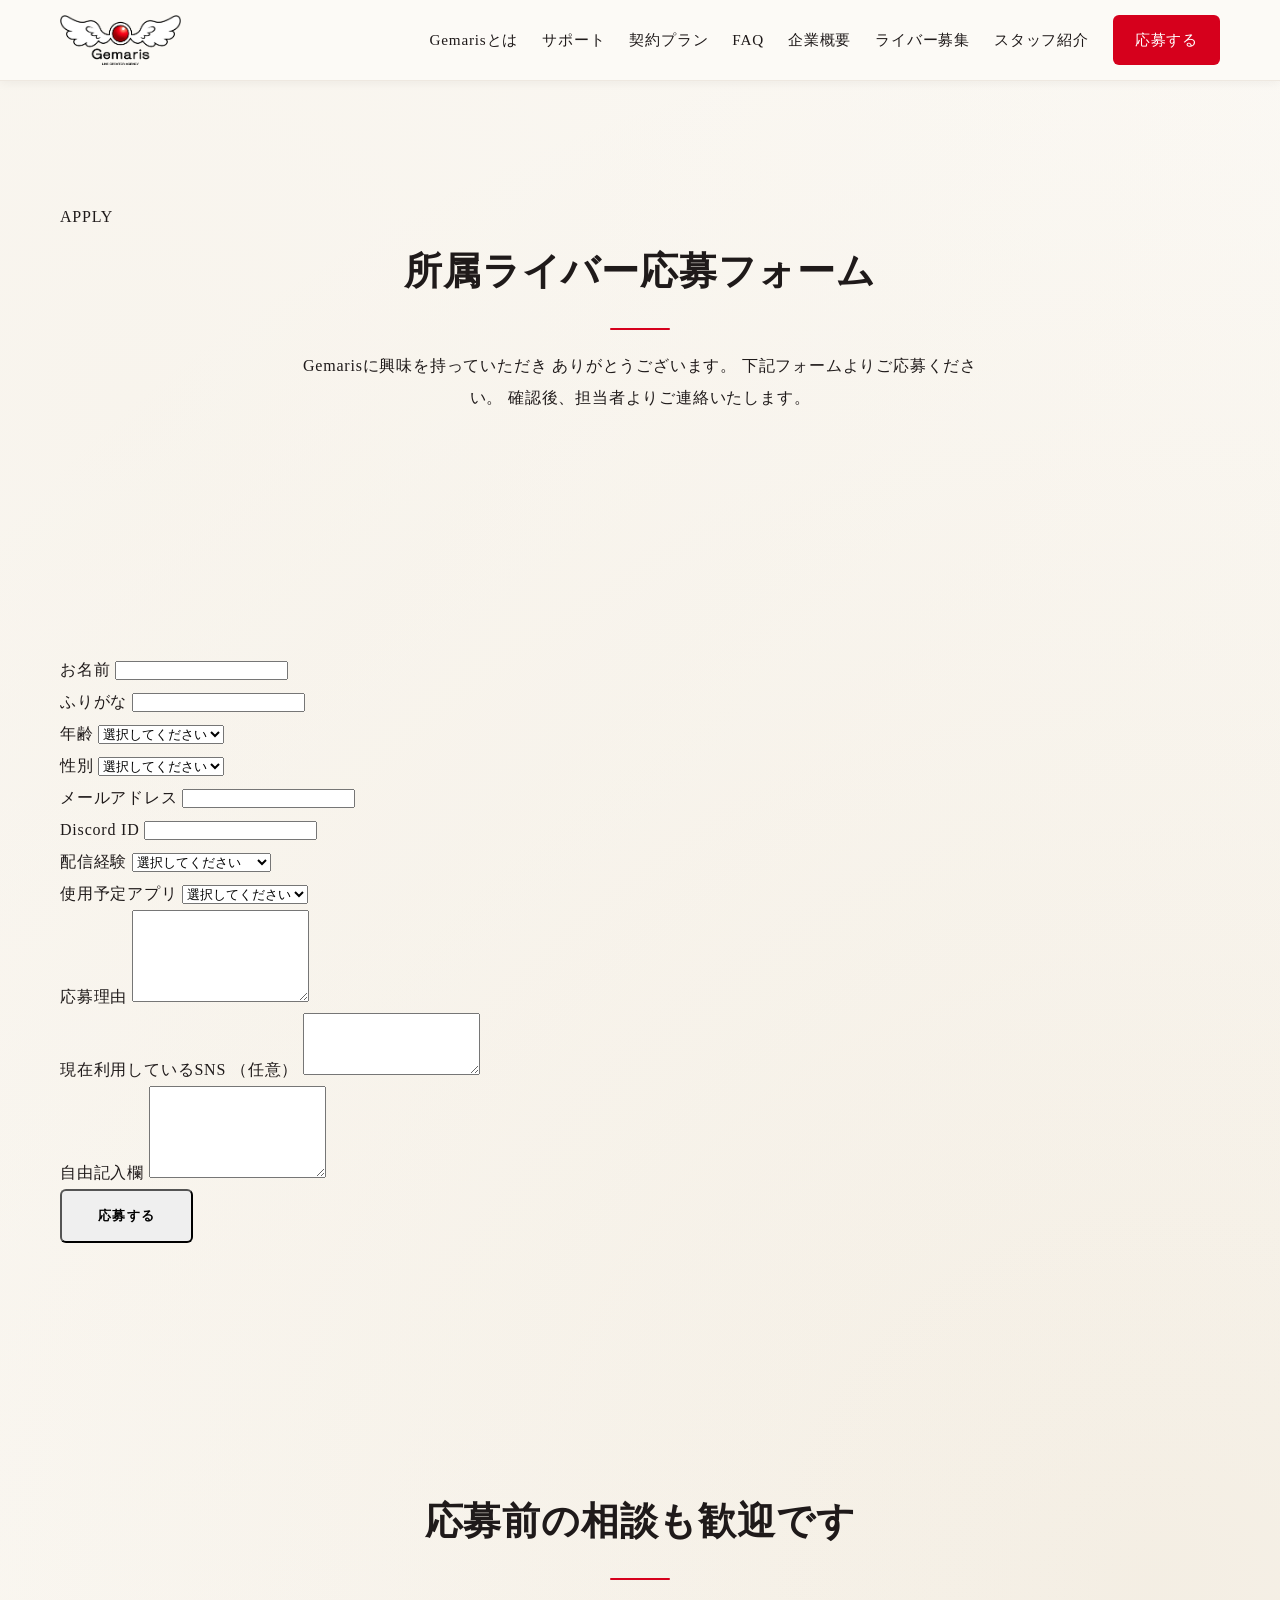
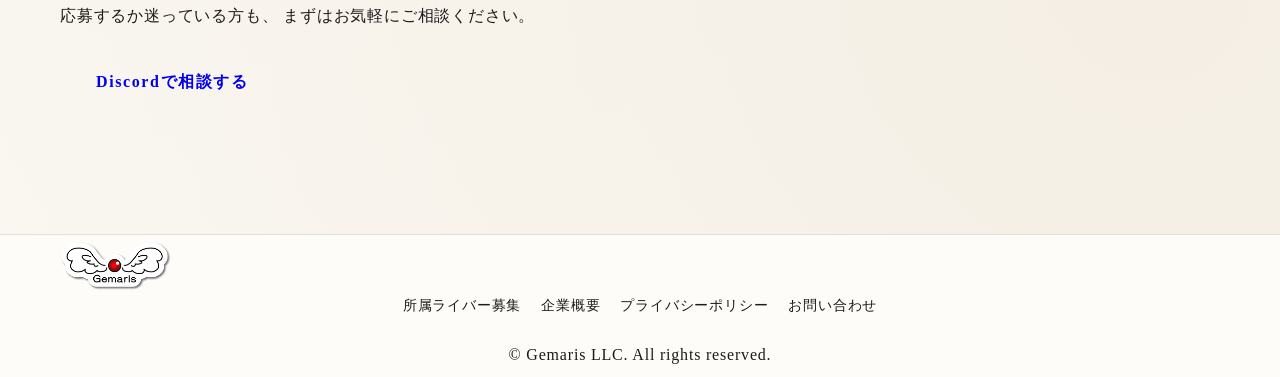
<file: apply.html>
<!DOCTYPE html>
<html lang="ja">

<head>

<meta charset="UTF-8">
<meta name="viewport" content="width=device-width, initial-scale=1.0">

<title>応募フォーム｜Gemaris</title>

<meta name="description"
content="Gemaris所属ライバー応募フォーム">

<link rel="stylesheet"
href="css/style.css">

</head>

<body>
<!-- =========================
HEADER
========================= -->
<header class="header">
    <div class="container header-inner">
        <a href="index.html">
            <img src="images/image(24).png" alt="Gemaris" class="logo">
        </a>

        <!-- ハンバーガーボタン -->
        <button class="hamburger" id="js-hamburger">
            <span></span><span></span><span></span>
        </button>

        <!-- ナビゲーション本体 -->
        <nav class="nav-menu" id="js-nav-menu">
            <a href="#about">Gemarisとは</a>
            <a href="#support">サポート</a>
            <a href="#plans">契約プラン</a>
            <a href="#faq">FAQ</a>
            <a href="company.html">企業概要</a>
            <a href="recruit.html">ライバー募集</a>
            <a href="staff.html">スタッフ紹介</a>
            <a href="apply.html" class="apply-btn">応募する</a>
        </nav>
    </div>
</header>
<section class="page-hero section">

<div class="container">

<div class="section-title">

<span>APPLY</span>

<h2>

所属ライバー応募フォーム

</h2>

</div>

<p style="text-align:center; max-width:700px; margin:0 auto;">

Gemarisに興味を持っていただき
ありがとうございます。

下記フォームよりご応募ください。

確認後、担当者よりご連絡いたします。

</p>

</div>

</section>

<section class="section">

<div class="container">

<form
action="thanks.html"
method="post"
class="apply-form">

<div class="form-group">

<label>

お名前

</label>

<input
type="text"
name="name"
required>

</div>

<div class="form-group">

<label>

ふりがな

</label>

<input
type="text"
name="kana">

</div>

<div class="form-group">

<label>

年齢

</label>

<select
name="age"
required>

<option value="">

選択してください

</option>

<option>18歳未満</option>
<option>18〜22歳</option>
<option>23〜29歳</option>
<option>30〜39歳</option>
<option>40歳以上</option>

</select>

</div>

<div class="form-group">

<label>

性別

</label>

<select name="gender">

<option value="">

選択してください

</option>

<option>女性</option>
<option>男性</option>
<option>その他</option>
<option>回答しない</option>

</select>

</div>

<div class="form-group">

<label>

メールアドレス

</label>

<input
type="email"
name="email"
required>

</div>

<div class="form-group">

<label>

Discord ID

</label>

<input
type="text"
name="discord">

</div>
<div class="form-group">

<label>

配信経験

</label>

<select
name="experience"
required>

<option value="">

選択してください

</option>

<option>

未経験

</option>

<option>

少しだけある

</option>

<option>

現在活動中

</option>

<option>

過去に活動していた

</option>

</select>

</div>

<div class="form-group">

<label>

使用予定アプリ

</label>

<select
name="platform">

<option value="">

選択してください

</option>

<option>IRIAM</option>
<option>REALITY</option>
<option>Pococha</option>
<option>17LIVE</option>
<option>TikTok LIVE</option>
<option>未定</option>

</select>

</div>

<div class="form-group">

<label>

応募理由

</label>

<textarea
name="reason"
rows="6"
required></textarea>

</div>

<div class="form-group">

<label>

現在利用しているSNS
（任意）

</label>

<textarea
name="sns"
rows="4"></textarea>

</div>

<div class="form-group">

<label>

自由記入欄

</label>

<textarea
name="message"
rows="6"></textarea>

</div>

<button
type="submit"
class="button btn-red full-btn">

応募する

</button>

</form>

</div>

</section>

<section class="section">

<div class="container">

<div class="contact-discord">

<h2>

応募前の相談も歓迎です

</h2>

<p>

応募するか迷っている方も、
まずはお気軽にご相談ください。

</p>

<a
href="https://discord.gg/xxxxx"
target="_blank"
class="button btn-discord">

Discordで相談する

</a>

</div>

</div>

</section>

<footer class="footer">

<div class="container footer-inner">

<div>

<img
src="images/logo.png"
alt="Gemaris"
class="logo">

</div>

<div class="footer-links">

<a href="recruit.html">

所属ライバー募集

</a>

<a href="company.html">

企業概要

</a>

<a href="privacy.html">

プライバシーポリシー

</a>

<a href="contact.html">

お問い合わせ

</a>

</div>

</div>

<div class="container">

<div class="footer-bottom">

© Gemaris LLC. All rights reserved.

</div>

</div>

</footer>
<script>
    const hamburger = document.getElementById('js-hamburger');
    const navMenu = document.getElementById('js-nav-menu');

    // ハンバーガーボタンのクリックイベント
    hamburger.addEventListener('click', () => {
        navMenu.classList.toggle('is-active');
    });

    // 💡 別のページから「戻る」で戻ってきたときに状態を完全リセットする魔法の処理
    window.addEventListener('pageshow', (event) => {
        // キャッシュから読み込まれた場合（戻るボタンなど）でも強制リセット
        if (navMenu) {
            navMenu.classList.remove('is-active');
        }
    });

    // リンクをクリックしてメニューが閉じないバグもついでに予防（念のため）
    const navLinks = navMenu.querySelectorAll('a');
    navLinks.forEach(link => {
        link.addEventListener('click', () => {
            navMenu.classList.remove('is-active');
        });
    });
</script>
</body>

</html>
</file>
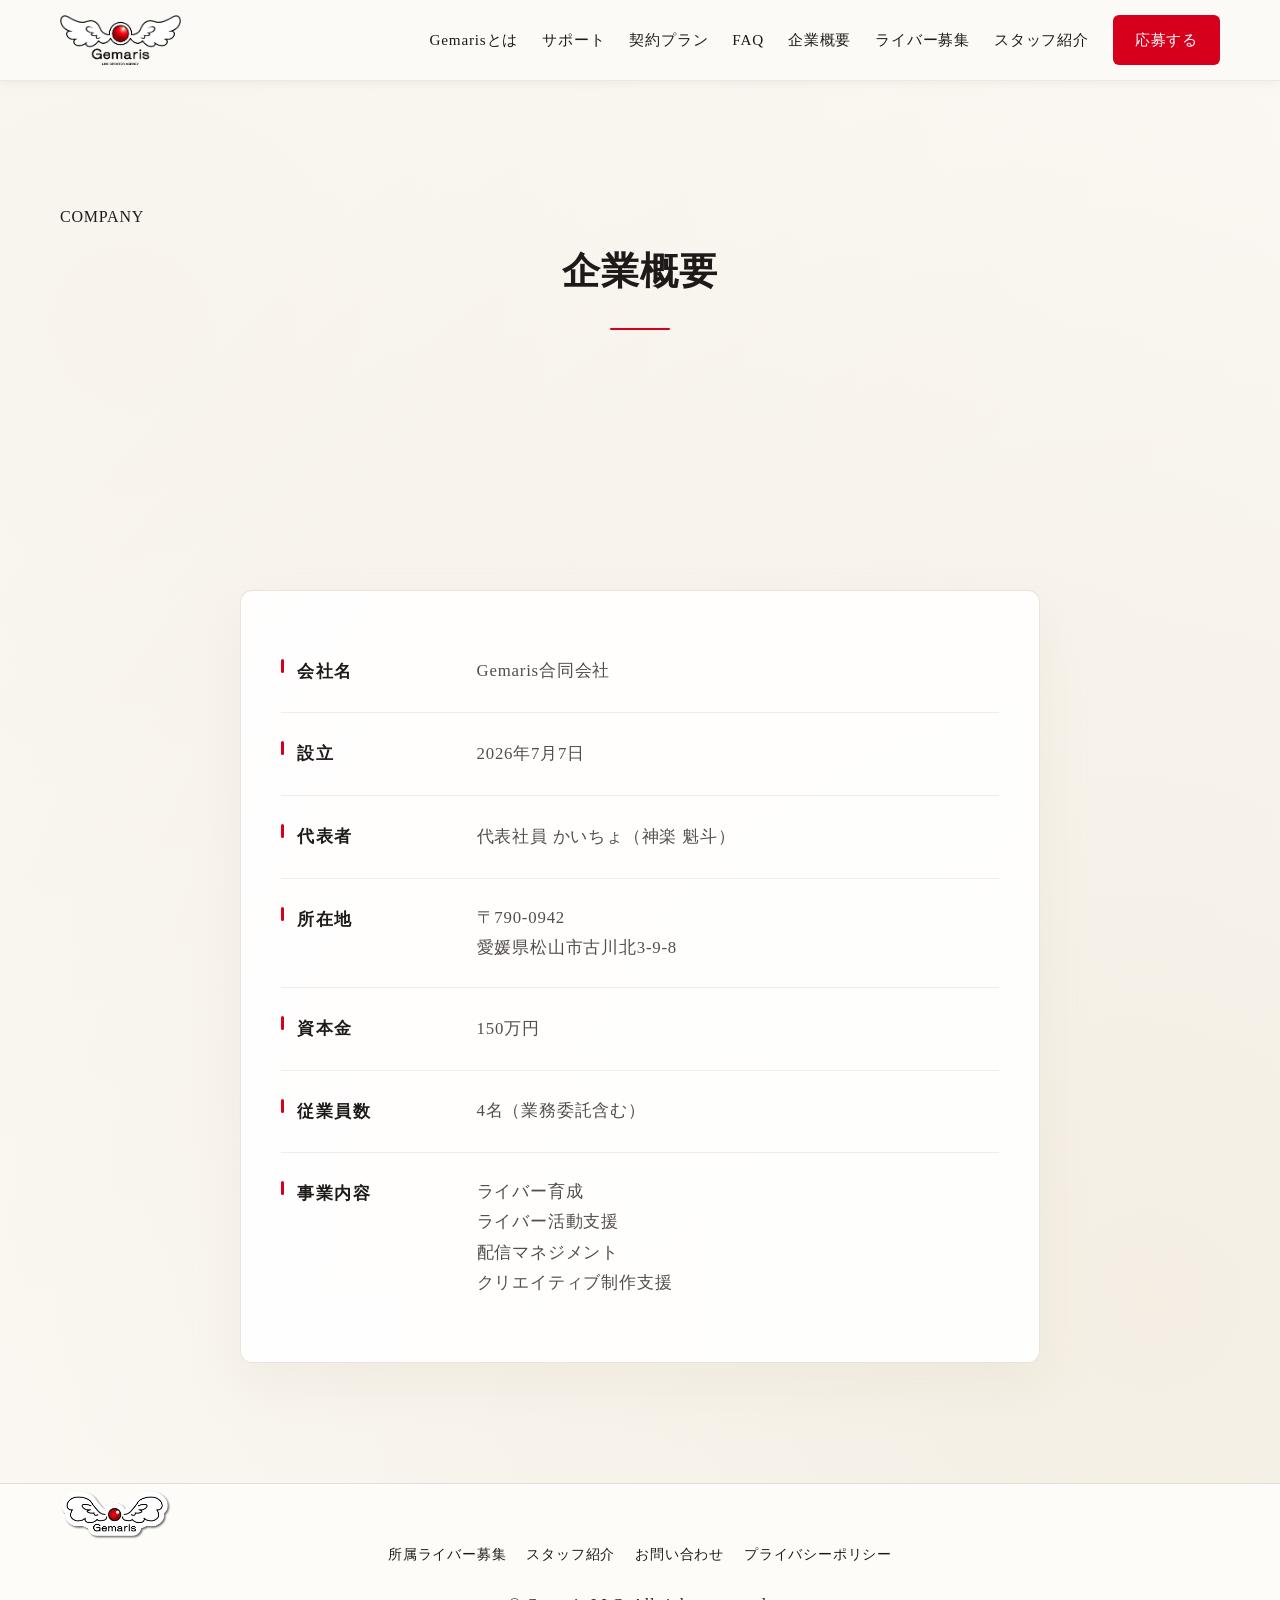
<file: company.html>
<!DOCTYPE html>
<html lang="ja">
<head>
    <meta charset="UTF-8">
    <meta name="viewport" content="width=device-width, initial-scale=1.0">
    <title>企業概要｜Gemaris</title>
    <meta name="description" content="Gemaris合同会社の企業概要">
    
    <!-- 共通スタイル -->
    <link rel="stylesheet" href="css/style.css">
    <!-- 企業概要専用スタイル -->
    <link rel="stylesheet" href="css/company.css">
</head>
<body>

<!-- =========================
HEADER
========================= -->
<header class="header">
    <div class="container header-inner">
        <a href="index.html">
            <img src="images/image(24).png" alt="Gemaris" class="logo">
        </a>

        <!-- ハンバーガーボタン -->
        <button class="hamburger" id="js-hamburger">
            <span></span><span></span><span></span>
        </button>

        <!-- ナビゲーション本体 -->
        <nav class="nav-menu" id="js-nav-menu">
            <a href="index.html#about">Gemarisとは</a>
            <a href="index.html#support">サポート</a>
            <a href="index.html#plans">契約プラン</a>
            <a href="index.html#faq">FAQ</a>
            <a href="company.html">企業概要</a>
            <a href="recruit.html">ライバー募集</a>
            <a href="staff.html">スタッフ紹介</a>
            <a href="apply.html" class="apply-btn">応募する</a>
        </nav>
    </div>
</header>

<!-- =========================
HERO SECTION
========================= -->
<section class="page-hero section">
    <div class="container">
        <div class="section-title">
            <span>COMPANY</span>
            <h2>企業概要</h2>
        </div>
    </div>
</section>

<!-- =========================
COMPANY DETAILS
========================= -->
<section class="section">
    <div class="container">
        <!-- 💡 ここの閉じタグや階層構造を完全にクリーンに修復！ -->
        <div class="company-card">
            <table class="company-table">
                <tr>
                    <th>会社名</th>
                    <td>Gemaris合同会社</td>
                </tr>
                <tr>
                    <th>設立</th>
                    <td>2026年7月7日</td>
                </tr>
                <tr>
                    <th>代表者</th>
                    <td>代表社員 かいちょ（神楽 魁斗）</td>
                </tr>
                <tr>
                    <th>所在地</th>
                    <td>〒790-0942<br>愛媛県松山市古川北3-9-8</td>
                </tr>
                <tr>
                    <th>資本金</th>
                    <td>150万円</td>
                </tr>
                <tr>
                    <th>従業員数</th>
                    <td>4名（業務委託含む）</td>
                </tr>
                <tr>
                    <th>事業内容</th>
                    <td>
                        ライバー育成<br>
                        ライバー活動支援<br>
                        配信マネジメント<br>
                        クリエイティブ制作支援
                    </td>
                </tr>
            </table>
        </div><!-- /.company-card -->
    </div><!-- /.container -->
</section>

<!-- =========================
FOOTER
========================= -->
<footer class="footer">
    <div class="container footer-inner">
        <div>
            <img src="images/logo.png" alt="Gemaris" class="logo">
        </div>
        <div class="footer-links">
            <a href="recruit.html">所属ライバー募集</a>
            <a href="staff.html">スタッフ紹介</a>
            <a href="contact.html">お問い合わせ</a>
            <a href="privacy.html">プライバシーポリシー</a>
        </div>
    </div>
    <div class="container">
        <div class="footer-bottom">
            © Gemaris LLC. All rights reserved.
        </div>
    </div>
</footer>

<!-- =========================
JAVASCRIPT
========================= -->
<script>
    const hamburger = document.getElementById('js-hamburger');
    const navMenu = document.getElementById('js-nav-menu');

    // ハンバーガーボタンのクリックイベント
    hamburger.addEventListener('click', () => {
        navMenu.classList.toggle('is-active');
    });

    // 別のページから「戻る」で戻ってきたときに状態を完全リセット
    window.addEventListener('pageshow', (event) => {
        if (navMenu) {
            navMenu.classList.remove('is-active');
        }
    });

    // リンクをクリックしてメニューが閉じないバグも予防
    const navLinks = navMenu.querySelectorAll('a');
    navLinks.forEach(link => {
        link.addEventListener('click', () => {
            navMenu.classList.remove('is-active');
        });
    });
</script>
</body>
</html>
</file>
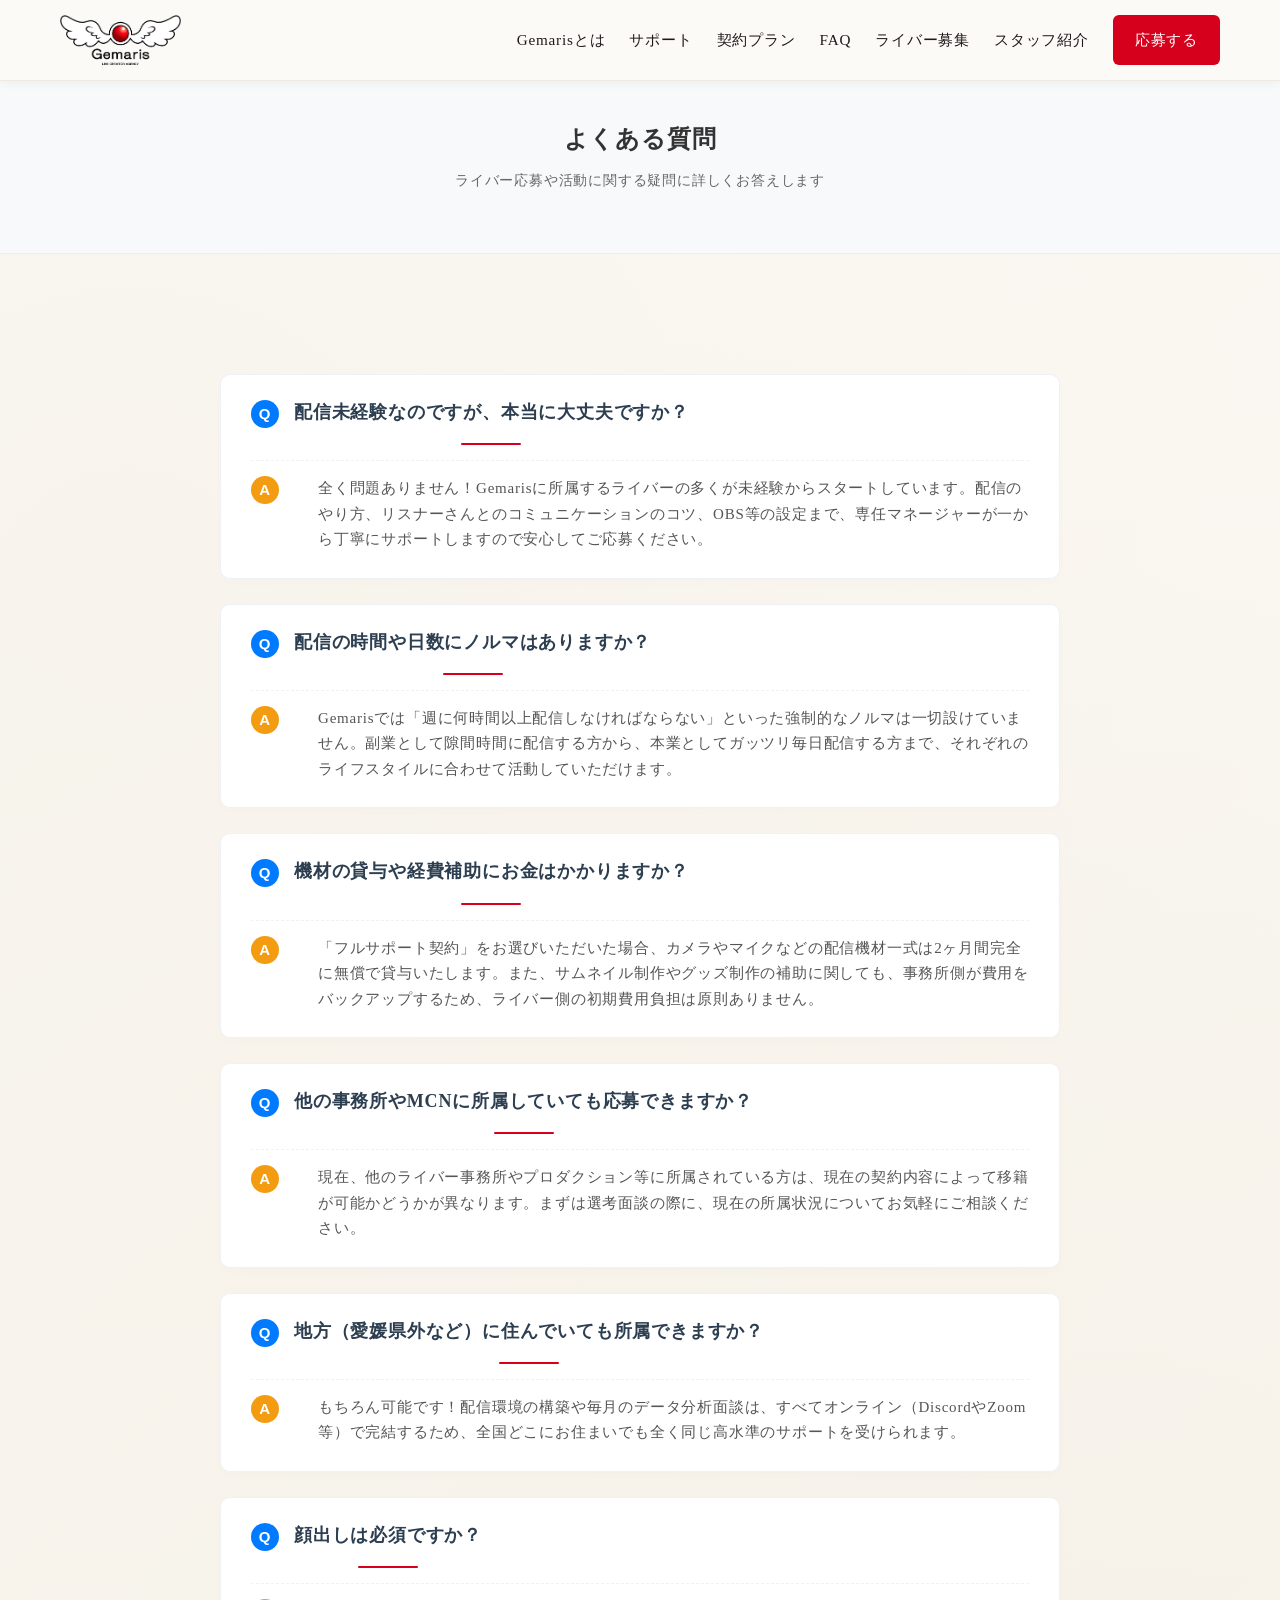
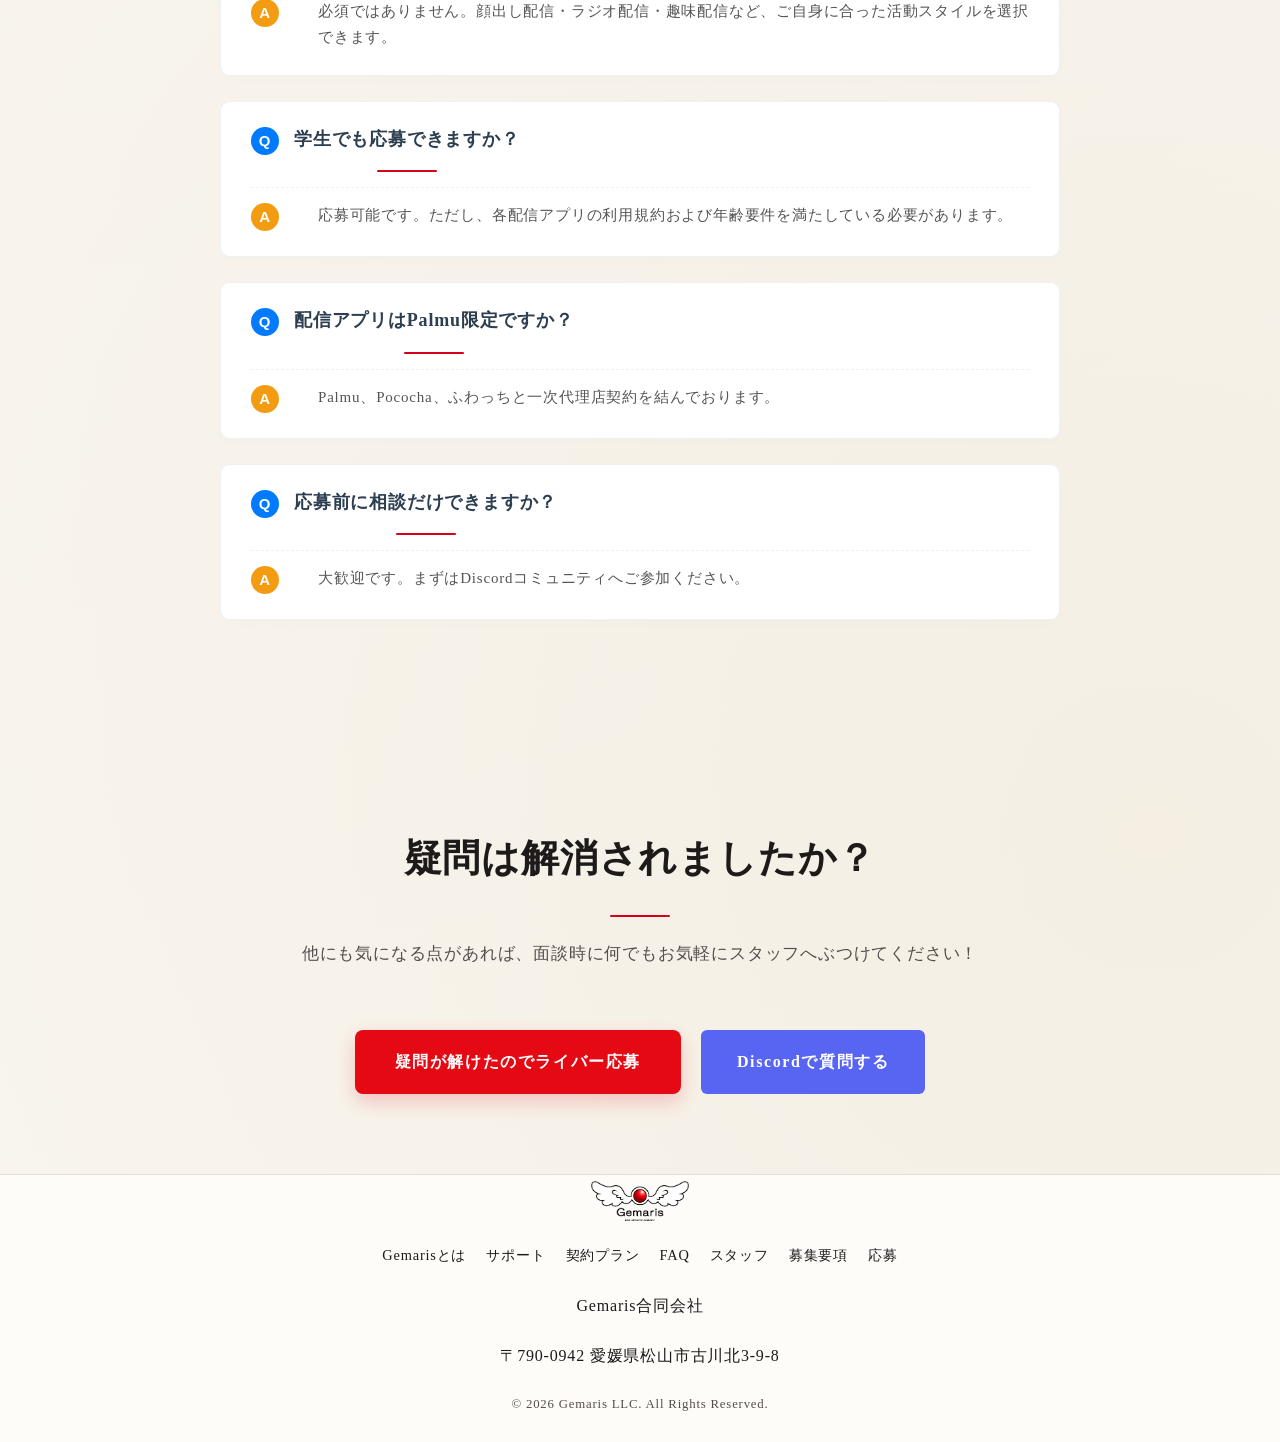
<file: faq.html>
<!DOCTYPE html>
<html lang="ja">
<head>
  <meta charset="UTF-8">
  <meta name="viewport" content="width=device-width, initial-scale=1.0">
  <title>よくある質問（FAQ）｜Gemaris</title>
  <meta name="description" content="Gemaris（ジェマリス）に寄せられるライバー活動に関するよくある質問。未経験者の応募、配信時間、ノルマ、機材貸与、費用についてお答えします。">
  <link rel="stylesheet" href="css/style.css">
  <link rel="stylesheet" href="css/faq.css">
</head>
<body>

<header class="header">
  <div class="container header-inner">
    <a href="index.html">
      <img src="images/image(24).png" alt="Gemaris" class="logo">
    </a>

    <button class="hamburger" id="js-hamburger">
      <span></span><span></span><span></span>
    </button>

    <nav class="nav-menu" id="js-nav-menu">
      <a href="index.html#about">Gemarisとは</a>
      <a href="support.html">サポート</a>
      <a href="plan.html">契約プラン</a>
      <a href="faq.html" class="active">FAQ</a>
      <a href="recruit.html">ライバー募集</a>
      <a href="staff.html">スタッフ紹介</a>
      <a href="apply.html" class="apply-btn">応募する</a>
    </nav>
  </div>
</header>

<section class="page-header">
  <div class="container">
    <h1>よくある質問</h1>
    <p>ライバー応募や活動に関する疑問に詳しくお答えします</p>
  </div>
</section>

<section class="section faq-section">
  <div class="container">
    <div class="faq-list">

      <div class="faq-item">
        <div class="faq-question">
          <span class="faq-q-badge">Q</span>
          <h2>配信未経験なのですが、本当に大丈夫ですか？</h2>
        </div>
        <div class="faq-answer">
          <span class="faq-a-badge">A</span>
          <p>
            全く問題ありません！Gemarisに所属するライバーの多くが未経験からスタートしています。配信のやり方、リスナーさんとのコミュニケーションのコツ、OBS等の設定まで、専任マネージャーが一から丁寧にサポートしますので安心してご応募ください。
          </p>
        </div>
      </div>

      <div class="faq-item">
        <div class="faq-question">
          <span class="faq-q-badge">Q</span>
          <h2>配信の時間や日数にノルマはありますか？</h2>
        </div>
        <div class="faq-answer">
          <span class="faq-a-badge">A</span>
          <p>
            Gemarisでは「週に何時間以上配信しなければならない」といった強制的なノルマは一切設けていません。副業として隙間時間に配信する方から、本業としてガッツリ毎日配信する方まで、それぞれのライフスタイルに合わせて活動していただけます。
          </p>
        </div>
      </div>

      <div class="faq-item">
        <div class="faq-question">
          <span class="faq-q-badge">Q</span>
          <h2>機材の貸与や経費補助にお金はかかりますか？</h2>
        </div>
        <div class="faq-answer">
          <span class="faq-a-badge">A</span>
          <p>
            「フルサポート契約」をお選びいただいた場合、カメラやマイクなどの配信機材一式は2ヶ月間完全に無償で貸与いたします。また、サムネイル制作やグッズ制作の補助に関しても、事務所側が費用をバックアップするため、ライバー側の初期費用負担は原則ありません。
          </p>
        </div>
      </div>

      <div class="faq-item">
        <div class="faq-question">
          <span class="faq-q-badge">Q</span>
          <h2>他の事務所やMCNに所属していても応募できますか？</h2>
        </div>
        <div class="faq-answer">
          <span class="faq-a-badge">A</span>
          <p>
            現在、他のライバー事務所やプロダクション等に所属されている方は、現在の契約内容によって移籍が可能かどうかが異なります。まずは選考面談の際に、現在の所属状況についてお気軽にご相談ください。
          </p>
        </div>
      </div>

      <div class="faq-item">
        <div class="faq-question">
          <span class="faq-q-badge">Q</span>
          <h2>地方（愛媛県外など）に住んでいても所属できますか？</h2>
        </div>
        <div class="faq-answer">
          <span class="faq-a-badge">A</span>
          <p>
            もちろん可能です！配信環境の構築や毎月のデータ分析面談は、すべてオンライン（DiscordやZoom等）で完結するため、全国どこにお住まいでも全く同じ高水準のサポートを受けられます。
          </p>
        </div>
      </div>

      <div class="faq-item">
        <div class="faq-question">
          <span class="faq-q-badge">Q</span>
          <h2>顔出しは必須ですか？</h2>
        </div>
        <div class="faq-answer">
          <span class="faq-a-badge">A</span>
          <p>
            必須ではありません。顔出し配信・ラジオ配信・趣味配信など、ご自身に合った活動スタイルを選択できます。
          </p>
        </div>
      </div>

      <div class="faq-item">
        <div class="faq-question">
          <span class="faq-q-badge">Q</span>
          <h2>学生でも応募できますか？</h2>
        </div>
        <div class="faq-answer">
          <span class="faq-a-badge">A</span>
          <p>
            応募可能です。ただし、各配信アプリの利用規約および年齢要件を満たしている必要があります。
          </p>
        </div>
      </div>

      <div class="faq-item">
        <div class="faq-question">
          <span class="faq-q-badge">Q</span>
          <h2>配信アプリはPalmu限定ですか？</h2>
        </div>
        <div class="faq-answer">
          <span class="faq-a-badge">A</span>
          <p>
            Palmu、Pococha、ふわっちと一次代理店契約を結んでおります。
          </p>
        </div>
      </div>

      <div class="faq-item">
        <div class="faq-question">
          <span class="faq-q-badge">Q</span>
          <h2>応募前に相談だけできますか？</h2>
        </div>
        <div class="faq-answer">
          <span class="faq-a-badge">A</span>
          <p>
            大歓迎です。まずはDiscordコミュニティへご参加ください。
          </p>
        </div>
      </div>

    </div>
  </div>
</section>

<section class="cta-section section">
  <div class="container">
    <h2>疑問は解消されましたか？</h2>
    <p class="section-lead">他にも気になる点があれば、面談時に何でもお気軽にスタッフへぶつけてください！</p>
    <div class="cta-buttons">
      <a href="apply.html" class="button apply-button">疑問が解けたのでライバー応募</a>
      <a href="https://discord.gg/XXXXXXXX" target="_blank" class="button discord-button">Discordで質問する</a>
    </div>
  </div>
</section>

<footer class="footer">
  <div class="container">
    <div class="footer-logo">
      <img src="images/image(24).png" alt="Gemaris">
    </div>
    <div class="footer-links">
      <a href="index.html#about">Gemarisとは</a>
      <a href="support.html">サポート</a>
      <a href="plan.html">契約プラン</a>
      <a href="faq.html">FAQ</a>
      <a href="staff.html">スタッフ</a>
      <a href="recruit.html">募集要項</a>
      <a href="apply.html">応募</a>
    </div>
    <p>Gemaris合同会社</p>
    <p>〒790-0942 愛媛県松山市古川北3-9-8</p>
    <p class="copyright">© 2026 Gemaris LLC. All Rights Reserved.</p>
  </div>
</footer>

<script>
  const hamburger = document.getElementById('js-hamburger');
  const navMenu = document.getElementById('js-nav-menu');

  hamburger.addEventListener('click', () => {
      hamburger.classList.toggle('is-active');
      navMenu.classList.toggle('is-active');
  });

  window.addEventListener('pageshow', () => {
      if (navMenu) navMenu.classList.remove('is-active');
      if (hamburger) hamburger.classList.remove('is-active');
  });

  const navLinks = navMenu.querySelectorAll('a');
  navLinks.forEach(link => {
      link.addEventListener('click', () => {
          navMenu.classList.remove('is-active');
          hamburger.classList.remove('is-active');
      });
  });
</script>
</body>
</html>
</file>
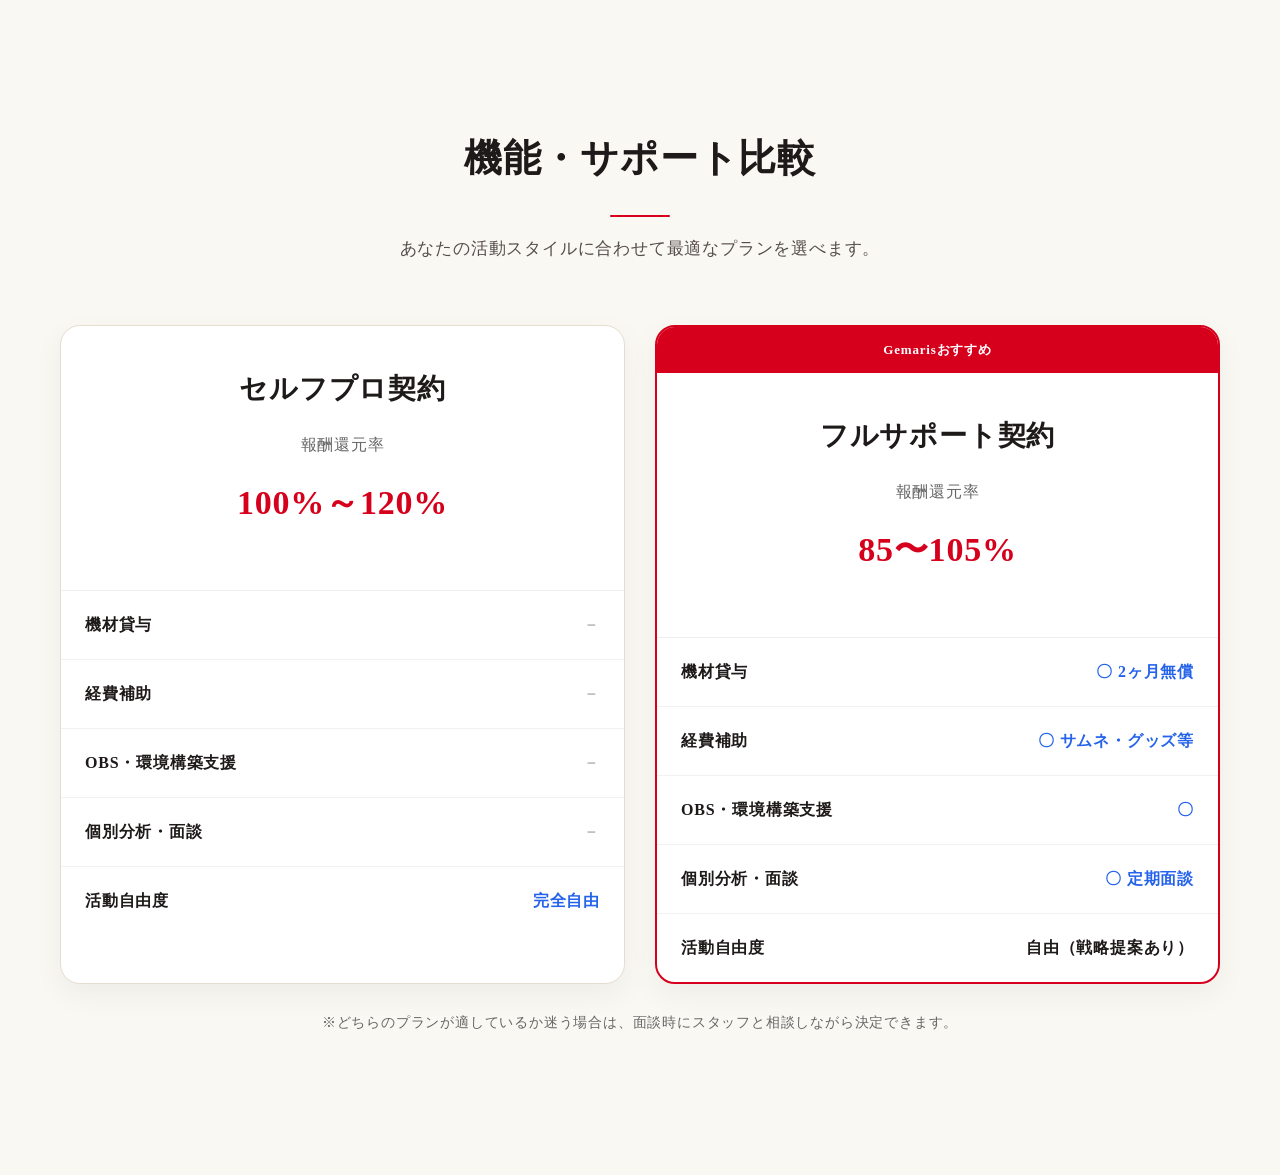
<file: plan.html>
<!DOCTYPE html>
<html lang="ja">
<head>
  <meta charset="UTF-8">
  <meta name="viewport" content="width=device-width, initial-scale=1.0">
  <title>機能・サポート比較 | Gemaris</title>

  <!-- 💡 ここにCSSを読み込むコードが入っています（style.cssが先、plan.cssが後） -->
  <link rel="stylesheet" href="css/style.css">
  <link rel="stylesheet" href="css/plan.css">
</head>
<body>

  <!-- 💡 ここからプラン比較の画面が表示されます -->
  <section class="section plan-comparison-section">
    <div class="container">

      <h2 class="comparison-title">機能・サポート比較</h2>

      <p class="section-lead">
        あなたの活動スタイルに合わせて最適なプランを選べます。
      </p>

      <div class="comparison-cards">

        <!-- セルフプロ -->
        <div class="compare-card">
          <div class="compare-head">
            <h3>セルフプロ契約</h3>
            <p class="compare-rate">
              報酬還元率
              <span>100%～120%</span>
            </p>
          </div>

          <ul class="compare-list">
            <li>
              <span>機材貸与</span>
              <strong class="ng">－</strong>
            </li>
            <li>
              <span>経費補助</span>
              <strong class="ng">－</strong>
            </li>
            <li>
              <span>OBS・環境構築支援</span>
              <strong class="ng">－</strong>
            </li>
            <li>
              <span>個別分析・面談</span>
              <strong class="ng">－</strong>
            </li>
            <li>
              <span>活動自由度</span>
              <strong class="ok">完全自由</strong>
            </li>
          </ul>
        </div>

        <!-- フルサポート -->
        <div class="compare-card featured">
          <div class="featured-label">
            Gemarisおすすめ
          </div>

          <div class="compare-head">
            <h3>フルサポート契約</h3>
            <p class="compare-rate">
              報酬還元率
              <span>85〜105%</span>
            </p>
          </div>

          <ul class="compare-list">
            <li>
              <span>機材貸与</span>
              <strong class="ok">〇 2ヶ月無償</strong>
            </li>
            <li>
              <span>経費補助</span>
              <strong class="ok">〇 サムネ・グッズ等</strong>
            </li>
            <li>
              <span>OBS・環境構築支援</span>
              <strong class="ok">〇</strong>
            </li>
            <li>
              <span>個別分析・面談</span>
              <strong class="ok">〇 定期面談</strong>
            </li>
            <li>
              <span>活動自由度</span>
              <strong>自由（戦略提案あり）</strong>
            </li>
          </ul>
        </div>

      </div>

      <p class="comparison-note">
        ※どちらのプランが適しているか迷う場合は、面談時にスタッフと相談しながら決定できます。
      </p>

    </div>
  </section>

</body>
</html>
</file>
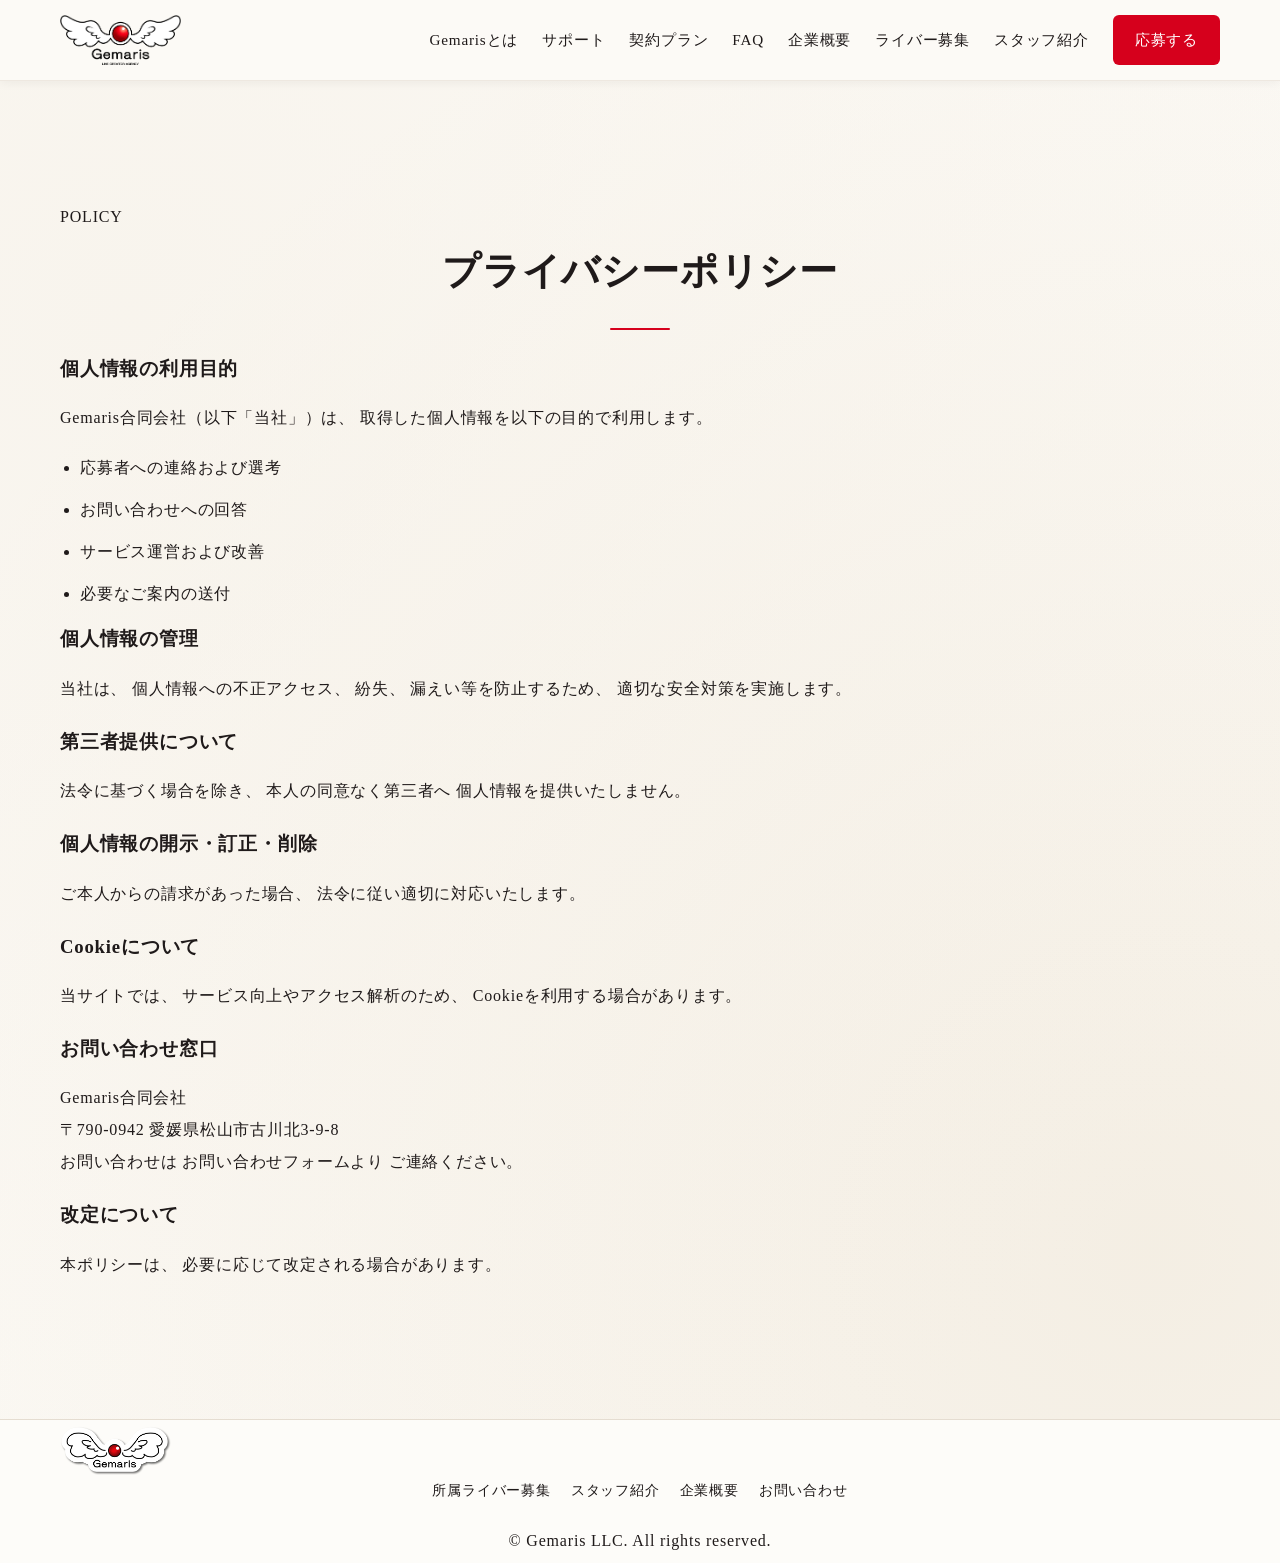
<file: privacy.html>
<!DOCTYPE html>
<html lang="ja">

<head>

<meta charset="UTF-8">
<meta name="viewport"
content="width=device-width, initial-scale=1.0">

<title>

プライバシーポリシー｜Gemaris

</title>

<meta name="description"
content="Gemaris合同会社のプライバシーポリシー">

<link rel="stylesheet"
href="css/style.css">

</head>

<body>

<!-- =========================
HEADER
========================= -->
<header class="header">
    <div class="container header-inner">
        <a href="index.html">
            <img src="images/image(24).png" alt="Gemaris" class="logo">
        </a>

        <!-- ハンバーガーボタン -->
        <button class="hamburger" id="js-hamburger">
            <span></span><span></span><span></span>
        </button>

        <!-- ナビゲーション本体 -->
        <nav class="nav-menu" id="js-nav-menu">
            <a href="#about">Gemarisとは</a>
            <a href="#support">サポート</a>
            <a href="#plans">契約プラン</a>
            <a href="#faq">FAQ</a>
            <a href="company.html">企業概要</a>
            <a href="recruit.html">ライバー募集</a>
            <a href="staff.html">スタッフ紹介</a>
            <a href="apply.html" class="apply-btn">応募する</a>
        </nav>
    </div>
</header>

<section class="page-hero section">

<div class="container">

<div class="section-title">

<span>

POLICY

</span>

<h2>

プライバシーポリシー

</h2>

</div>

<div class="policy-card">

<h3>

個人情報の利用目的

</h3>

<p>

Gemaris合同会社（以下「当社」）は、
取得した個人情報を以下の目的で利用します。

</p>

<ul>

<li>応募者への連絡および選考</li>

<li>お問い合わせへの回答</li>

<li>サービス運営および改善</li>

<li>必要なご案内の送付</li>

</ul>

<h3>

個人情報の管理

</h3>

<p>

当社は、
個人情報への不正アクセス、
紛失、
漏えい等を防止するため、
適切な安全対策を実施します。

</p>

<h3>

第三者提供について

</h3>

<p>

法令に基づく場合を除き、
本人の同意なく第三者へ
個人情報を提供いたしません。

</p>
<h3>

個人情報の開示・訂正・削除

</h3>

<p>

ご本人からの請求があった場合、
法令に従い適切に対応いたします。

</p>

<h3>

Cookieについて

</h3>

<p>

当サイトでは、
サービス向上やアクセス解析のため、
Cookieを利用する場合があります。

</p>

<h3>

お問い合わせ窓口

</h3>

<p>

Gemaris合同会社

<br>

〒790-0942

愛媛県松山市古川北3-9-8

<br>

お問い合わせは
お問い合わせフォームより
ご連絡ください。

</p>

<h3>

改定について

</h3>

<p>

本ポリシーは、
必要に応じて改定される場合があります。

</p>

</div>

</div>

</section>

<footer class="footer">

<div class="container footer-inner">

<div>

<img
src="images/logo.png"
alt="Gemaris"
class="logo">

</div>

<div class="footer-links">

<a href="recruit.html">

所属ライバー募集

</a>

<a href="staff.html">

スタッフ紹介

</a>

<a href="company.html">

企業概要

</a>

<a href="contact.html">

お問い合わせ

</a>

</div>

</div>

<div class="container">

<div class="footer-bottom">

© Gemaris LLC. All rights reserved.

</div>

</div>

</footer>
<script>
    const hamburger = document.getElementById('js-hamburger');
    const navMenu = document.getElementById('js-nav-menu');

    // ハンバーガーボタンのクリックイベント
    hamburger.addEventListener('click', () => {
        navMenu.classList.toggle('is-active');
    });

    // 💡 別のページから「戻る」で戻ってきたときに状態を完全リセットする魔法の処理
    window.addEventListener('pageshow', (event) => {
        // キャッシュから読み込まれた場合（戻るボタンなど）でも強制リセット
        if (navMenu) {
            navMenu.classList.remove('is-active');
        }
    });

    // リンクをクリックしてメニューが閉じないバグもついでに予防（念のため）
    const navLinks = navMenu.querySelectorAll('a');
    navLinks.forEach(link => {
        link.addEventListener('click', () => {
            navMenu.classList.remove('is-active');
        });
    });
</script>
</body>

</html>
</file>
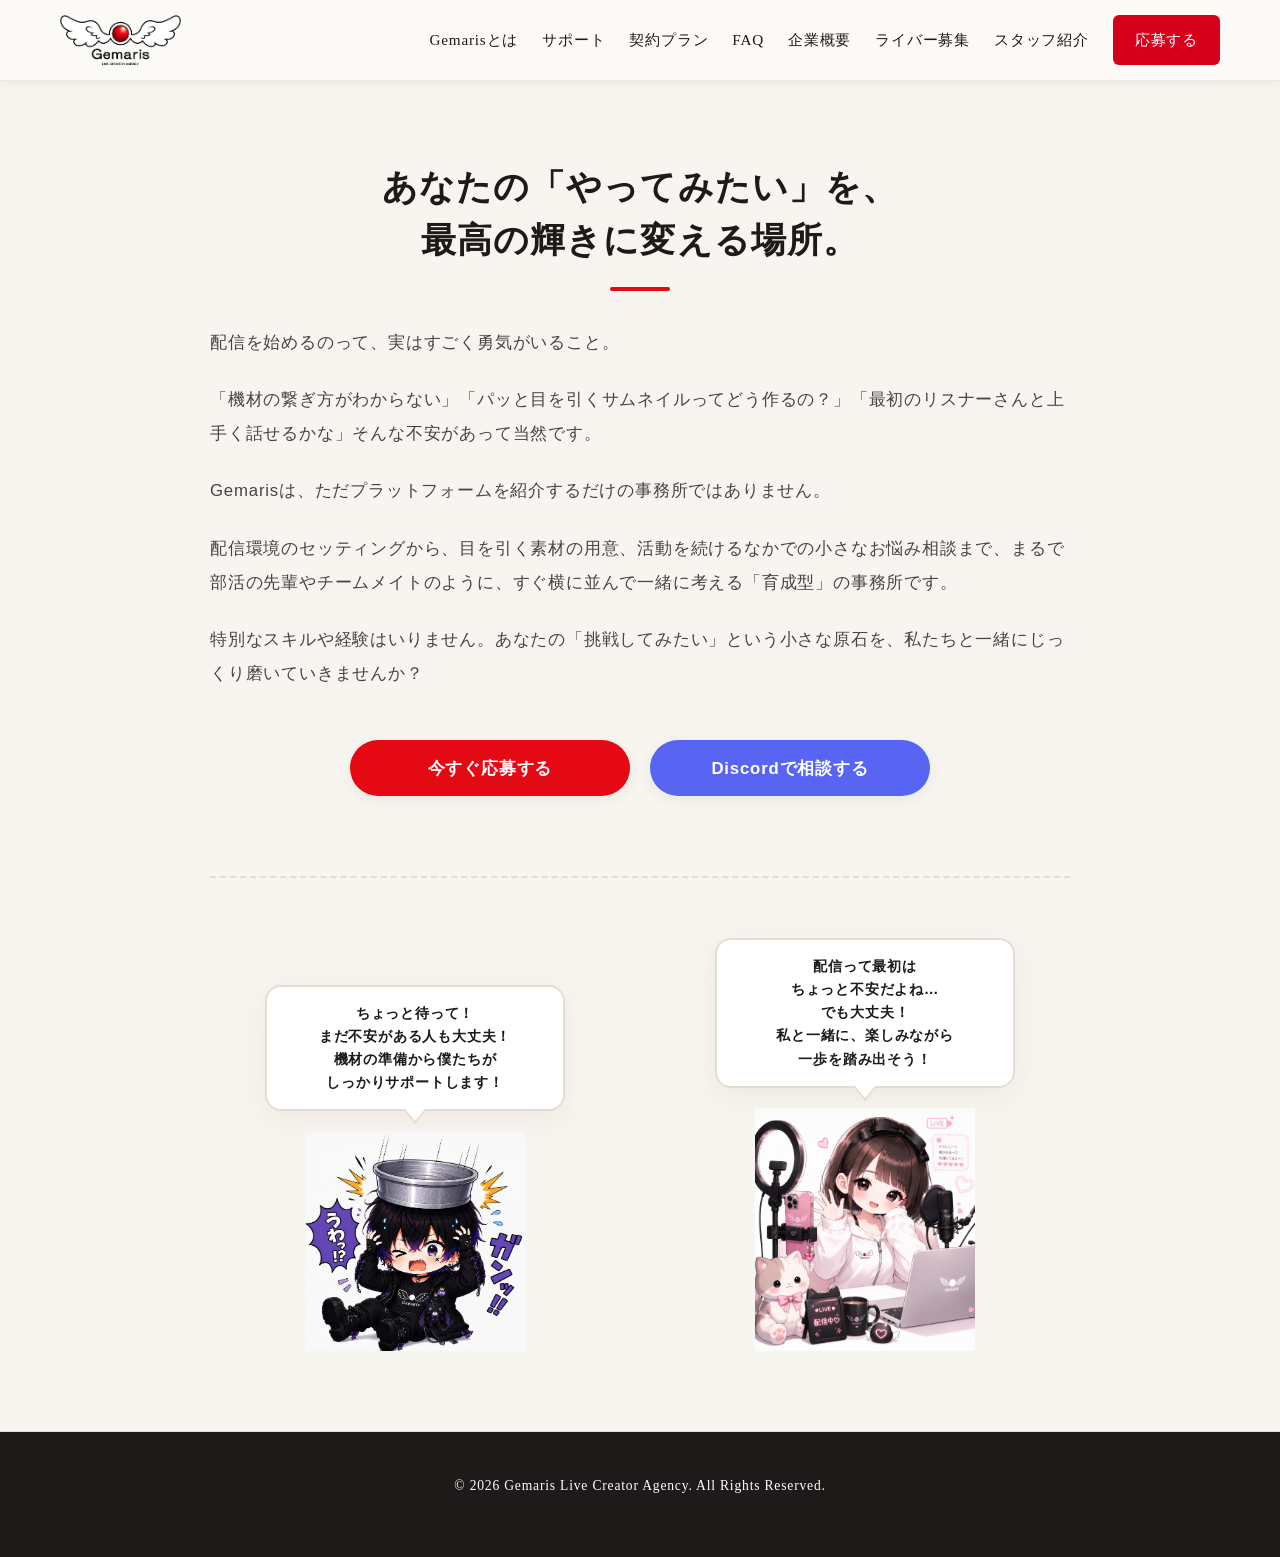
<file: recruit.html>
<!DOCTYPE html>
<html lang="ja">
<head>
  <meta charset="UTF-8">
  <meta name="viewport" content="width=device-width, initial-scale=1.0">
  <title>ライバー募集 | Gemaris</title>
  
  <link rel="stylesheet" href="css/style.css">
  <link rel="stylesheet" href="css/recruit.css">
</head>
<body>

<!-- =========================
HEADER
========================= -->
<header class="header">
    <div class="container header-inner">
        <a href="index.html">
            <img src="images/image(24).png" alt="Gemaris" class="logo">
        </a>

        <!-- ハンバーガーボタン -->
        <button class="hamburger" id="js-hamburger">
            <span></span><span></span><span></span>
        </button>

        <!-- ナビゲーション本体 -->
        <nav class="nav-menu" id="js-nav-menu">
            <a href="#about">Gemarisとは</a>
            <a href="#support">サポート</a>
            <a href="#plans">契約プラン</a>
            <a href="#faq">FAQ</a>
            <a href="company.html">企業概要</a>
            <a href="recruit.html">ライバー募集</a>
            <a href="staff.html">スタッフ紹介</a>
            <a href="apply.html" class="apply-btn">応募する</a>
        </nav>
    </div>
</header>

  <div class="recruit-page-wrapper">
    <div class="container-recruit">

      <section class="section-message">
        <h2>あなたの「やってみたい」を、<br>最高の輝きに変える場所。</h2>
        <div class="main-text">
          <p>配信を始めるのって、実はすごく勇気がいること。</p>
          <p>「機材の繋ぎ方がわからない」「パッと目を引くサムネイルってどう作るの？」「最初のリスナーさんと上手く話せるかな」そんな不安があって当然です。</p>
          <p>Gemarisは、ただプラットフォームを紹介するだけの事務所ではありません。</p>
          <p>配信環境のセッティングから、目を引く素材の用意、活動を続けるなかでの小さなお悩み相談まで、まるで部活の先輩やチームメイトのように、すぐ横に並んで一緒に考える「育成型」の事務所です。</p>
          <p>特別なスキルや経験はいりません。あなたの「挑戦してみたい」という小さな原石を、私たちと一緒にじっくり磨いていきませんか？</p>
        </div>
      </section>

      <section class="section-buttons">
        <a href="apply.html" class="btn btn-red">今すぐ応募する</a>
        <a href="https://discord.gg/xxxxx" class="btn btn-discord" target="_blank">Discordで相談する</a>
      </section>

      <section class="section-characters">
        
        <div class="char-box">
          <div class="balloon kaicho-balloon">
            ちょっと待って！<br>
            まだ不安がある人も大丈夫！<br>
            機材の準備から僕たちが<br>
            しっかりサポートします！
          </div>
          <img src="images/kaichotarai.png" alt="かいちょ" class="char-img">
        </div>

        <div class="char-box">
          <div class="balloon risa-balloon">
            配信って最初は<br>
            ちょっと不安だよね…<br>
            でも大丈夫！<br>
            私と一緒に、楽しみながら<br>
            一歩を踏み出そう！
          </div>
          <img src="images/risalive.png" alt="看板娘Risa" class="char-img">
        </div>

      </section>

    </div>
  </div>

  <footer class="footer" style="background: #1F1A1A; color: #ffffff; padding: 40px 0; text-align: center; font-size: 0.85rem;">
    <div class="container">
      <p>&copy; 2026 Gemaris Live Creator Agency. All Rights Reserved.</p>
    </div>
  </footer>
<script>
    const hamburger = document.getElementById('js-hamburger');
    const navMenu = document.getElementById('js-nav-menu');

    // ハンバーガーボタンのクリックイベント
    hamburger.addEventListener('click', () => {
        navMenu.classList.toggle('is-active');
    });

    // 💡 別のページから「戻る」で戻ってきたときに状態を完全リセットする魔法の処理
    window.addEventListener('pageshow', (event) => {
        // キャッシュから読み込まれた場合（戻るボタンなど）でも強制リセット
        if (navMenu) {
            navMenu.classList.remove('is-active');
        }
    });

    // リンクをクリックしてメニューが閉じないバグもついでに予防（念のため）
    const navLinks = navMenu.querySelectorAll('a');
    navLinks.forEach(link => {
        link.addEventListener('click', () => {
            navMenu.classList.remove('is-active');
        });
    });
</script>
</body>
</html>
</file>
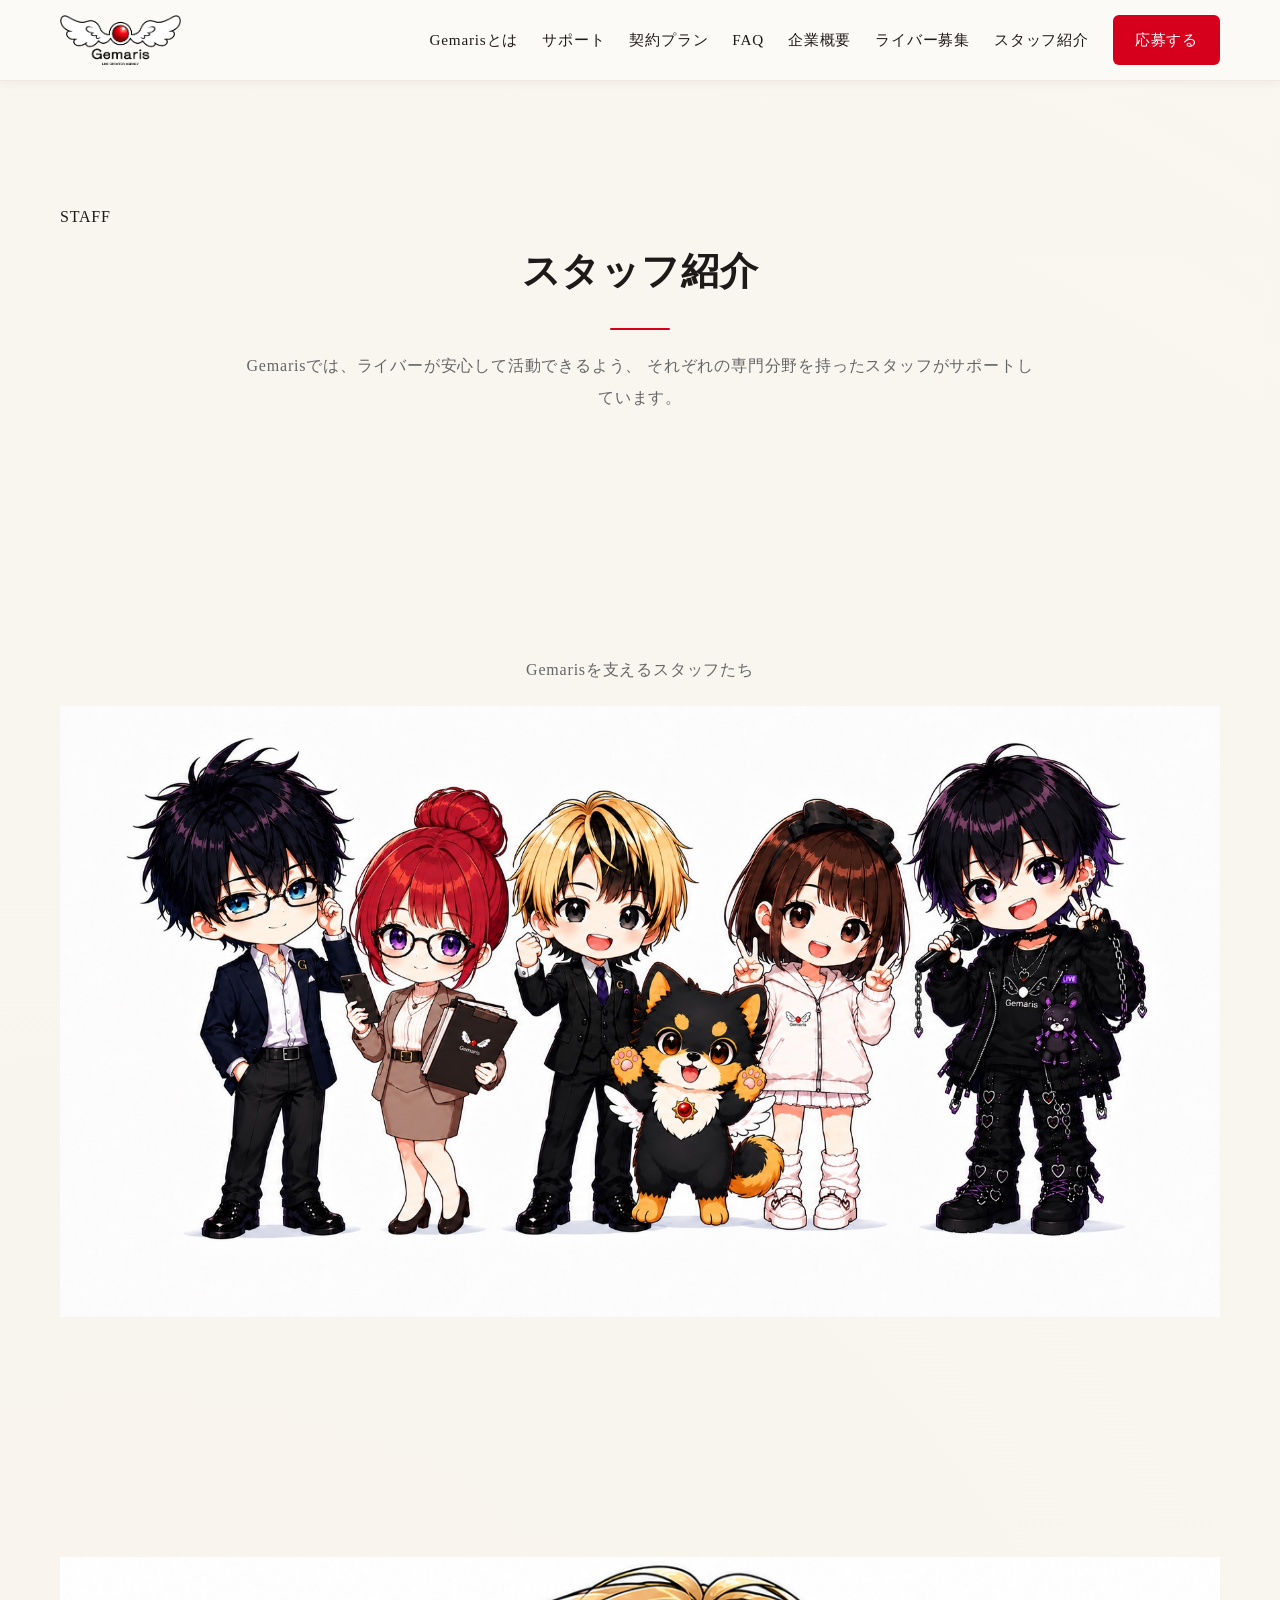
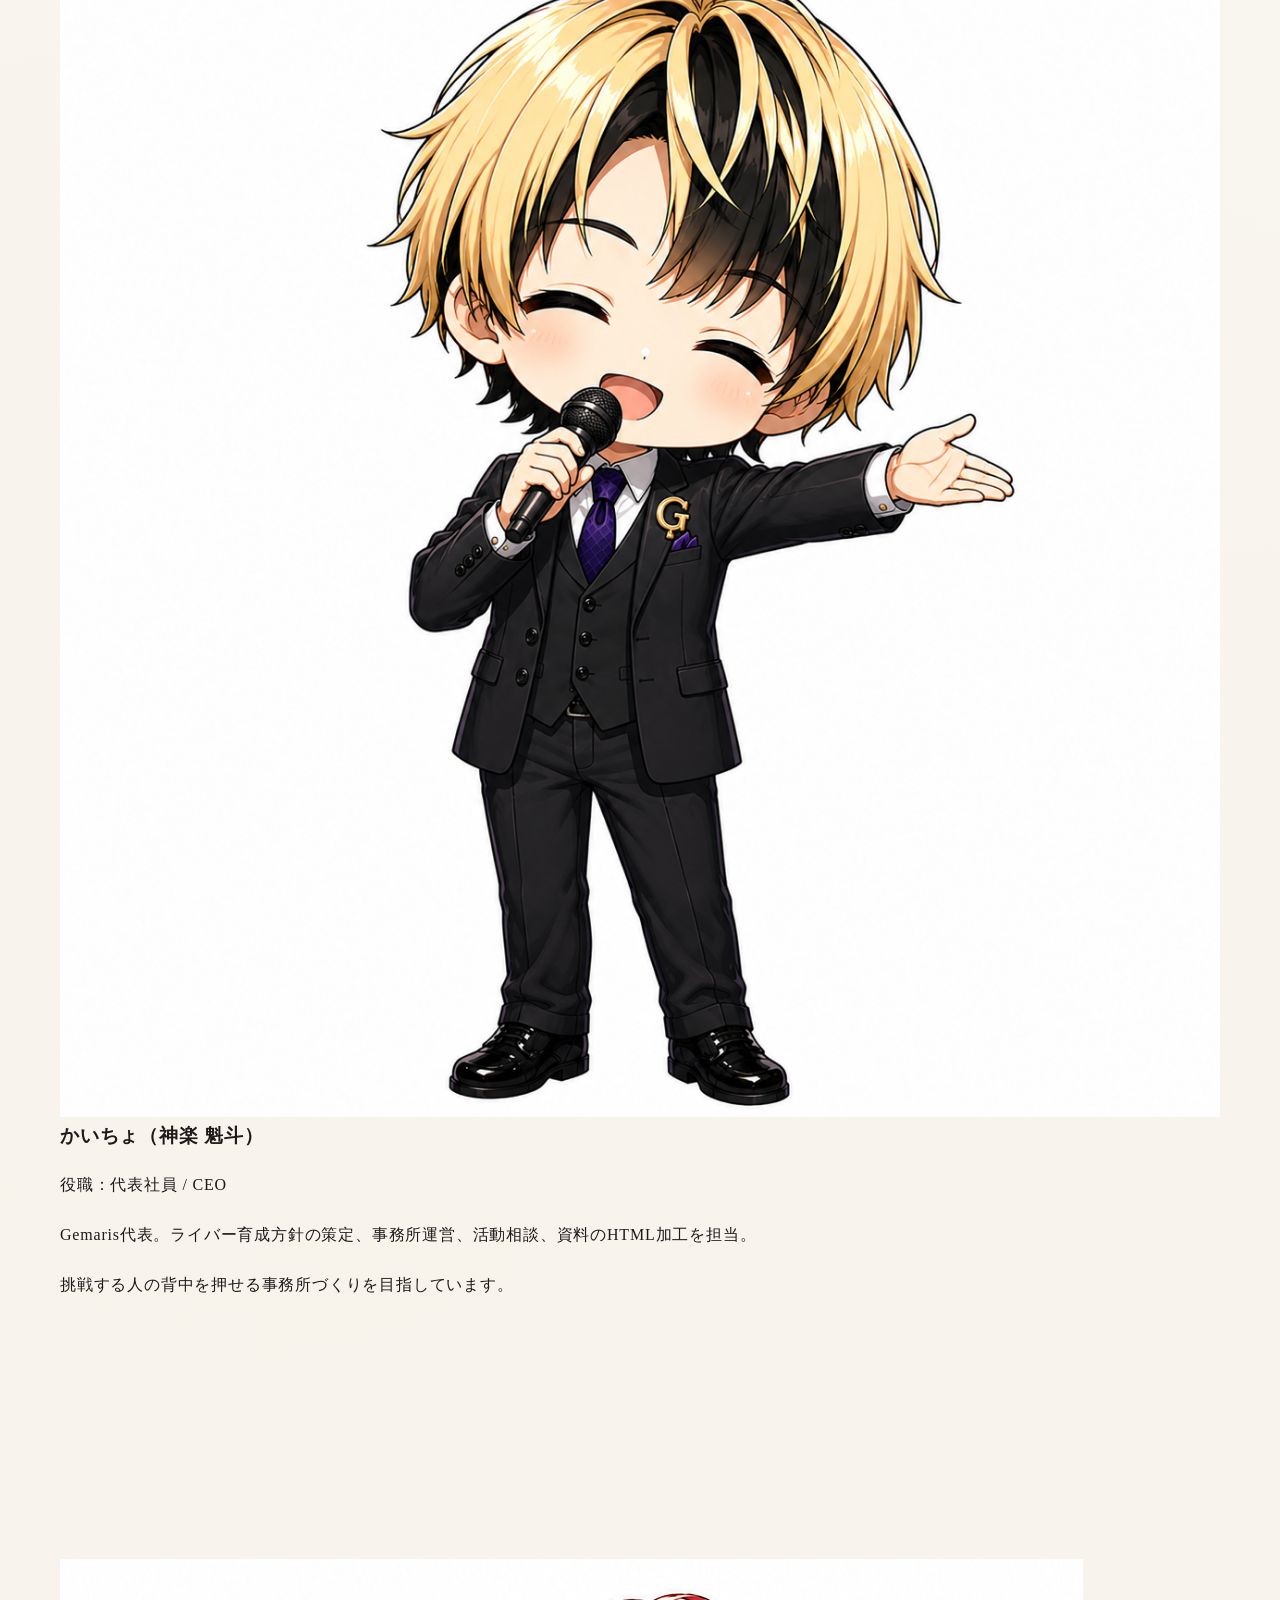
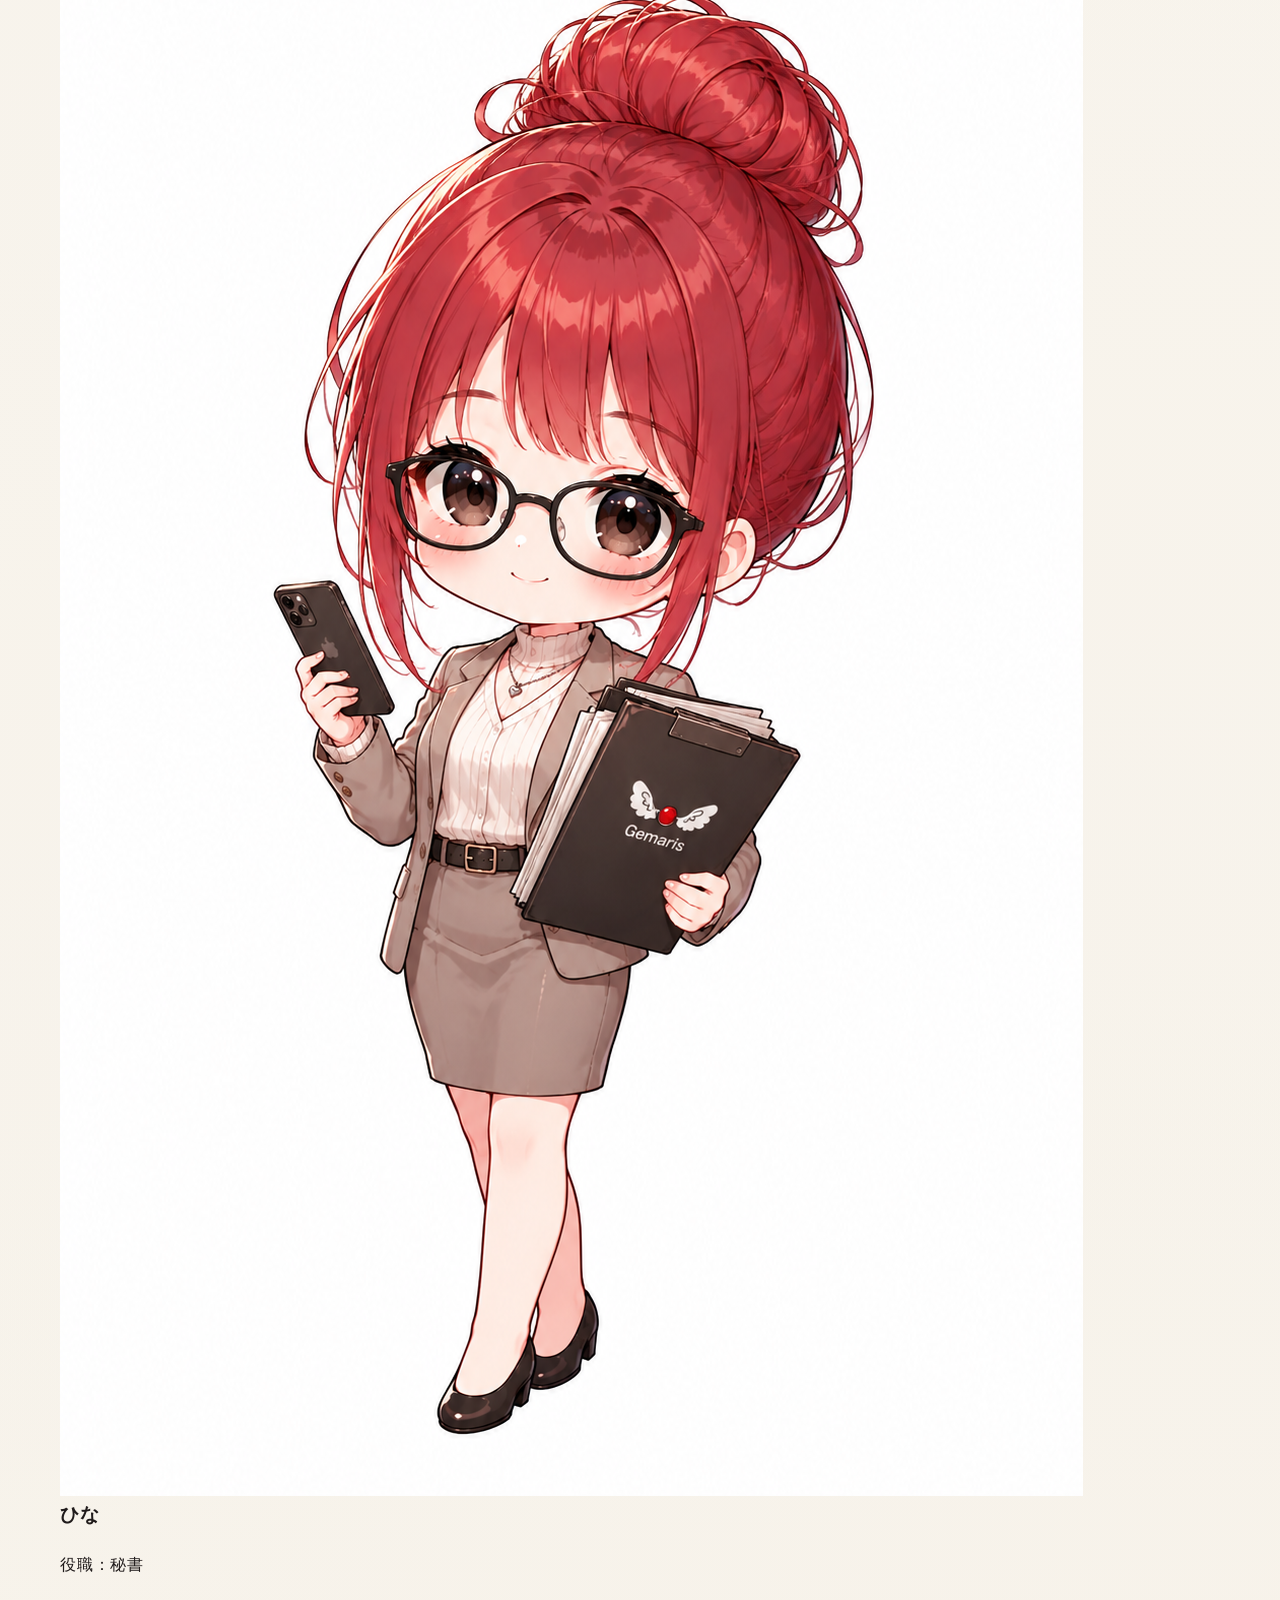
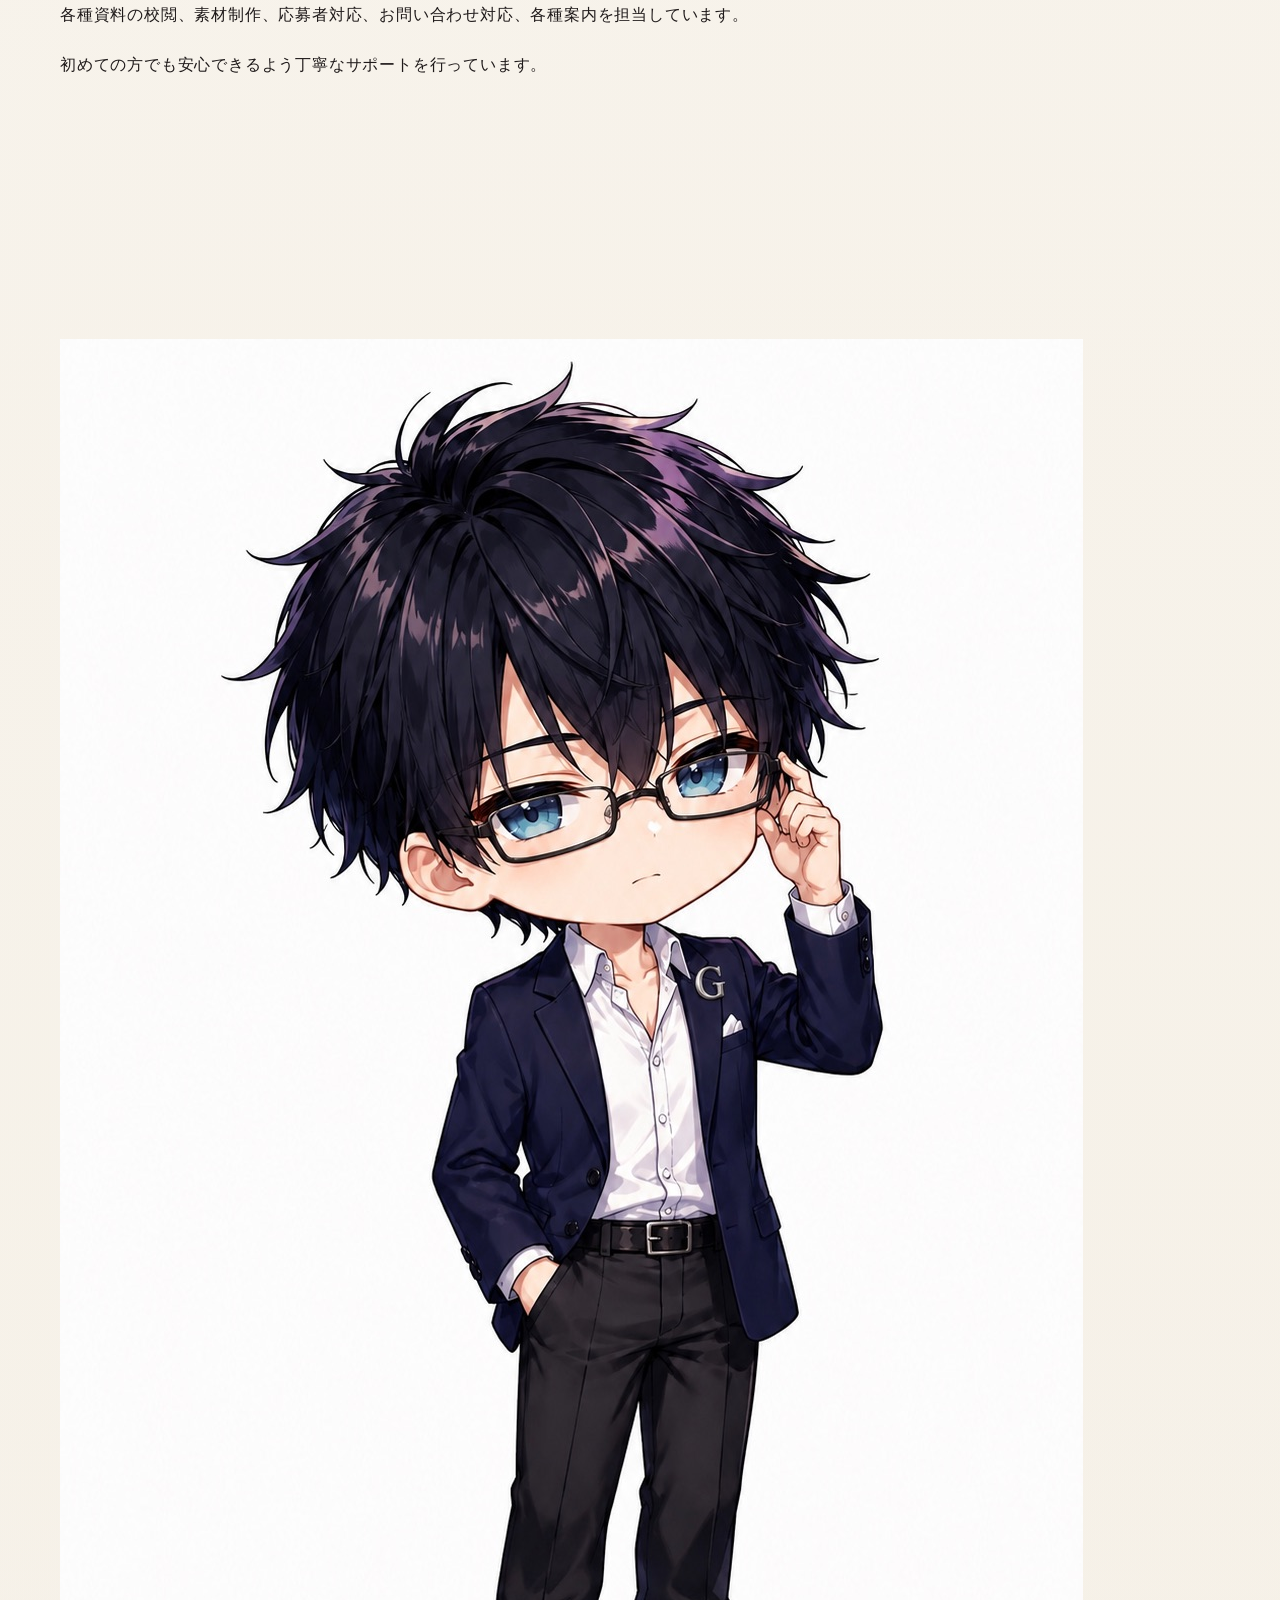
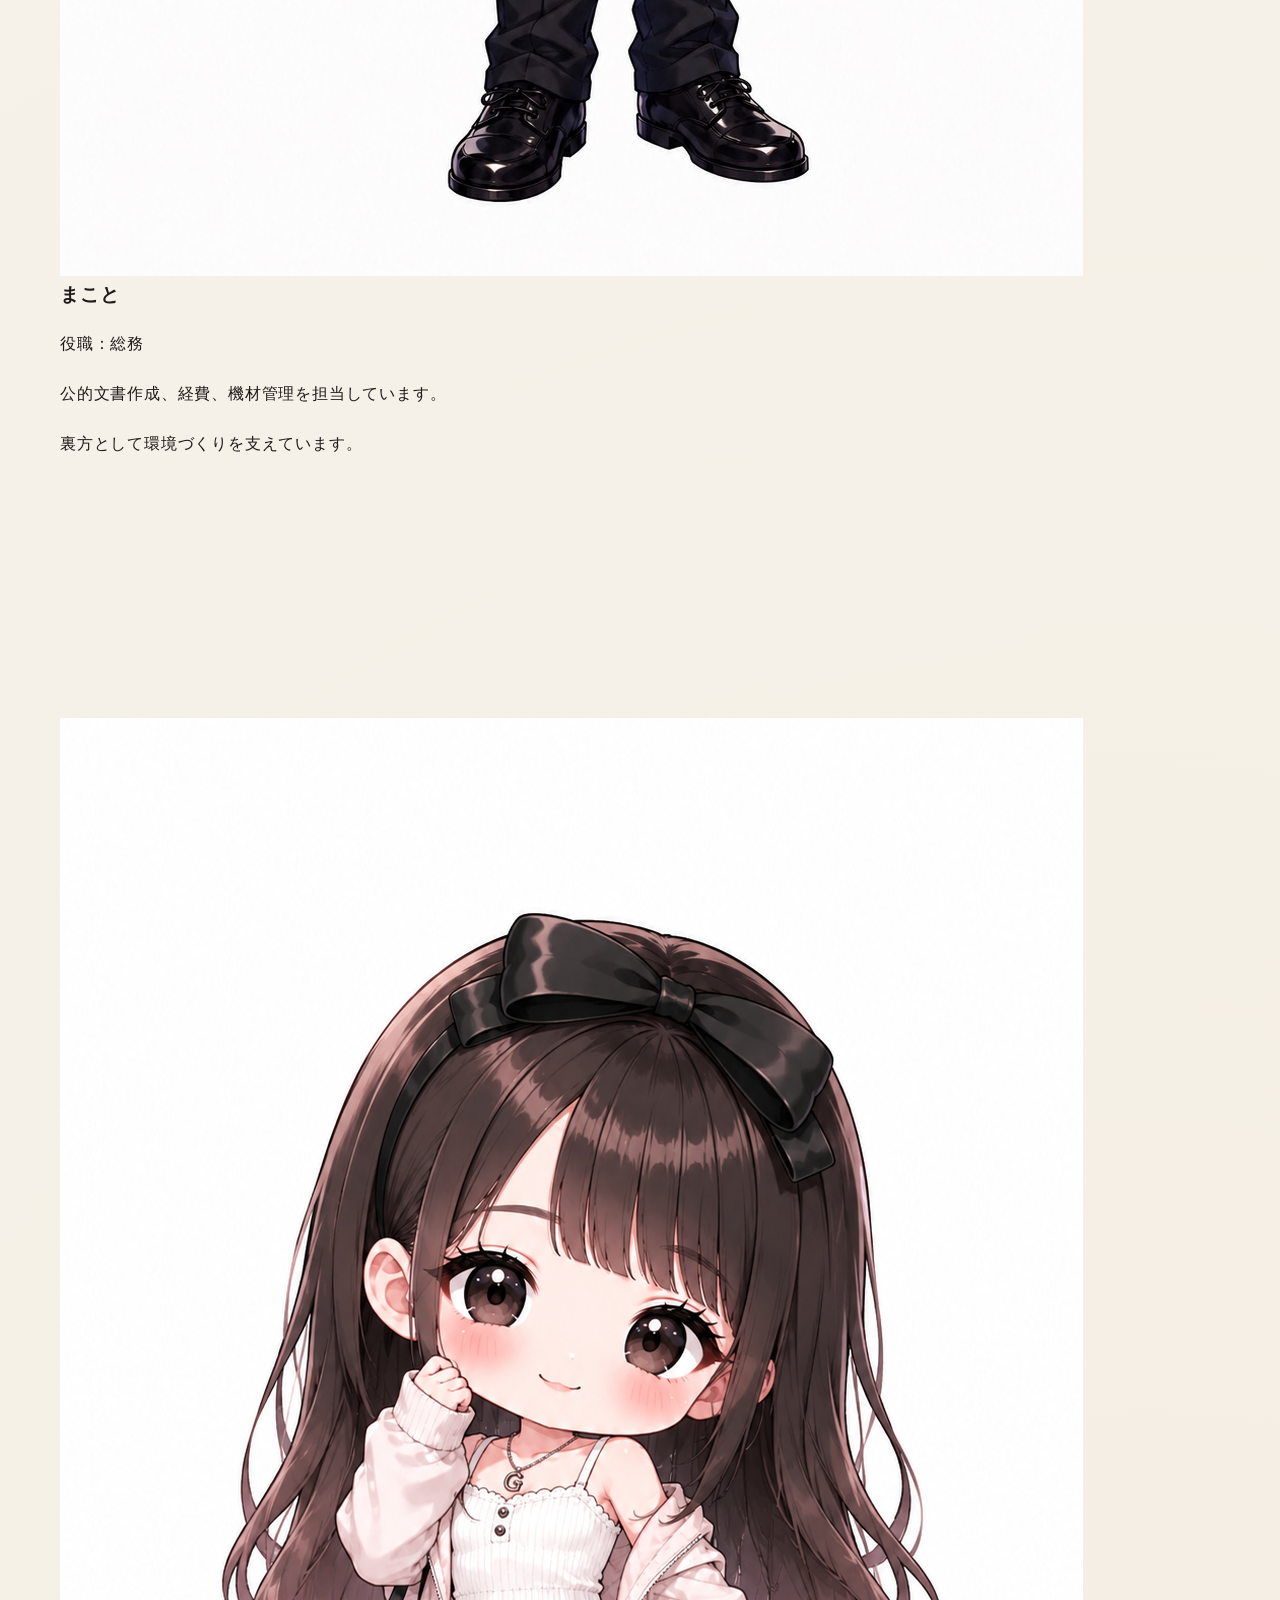
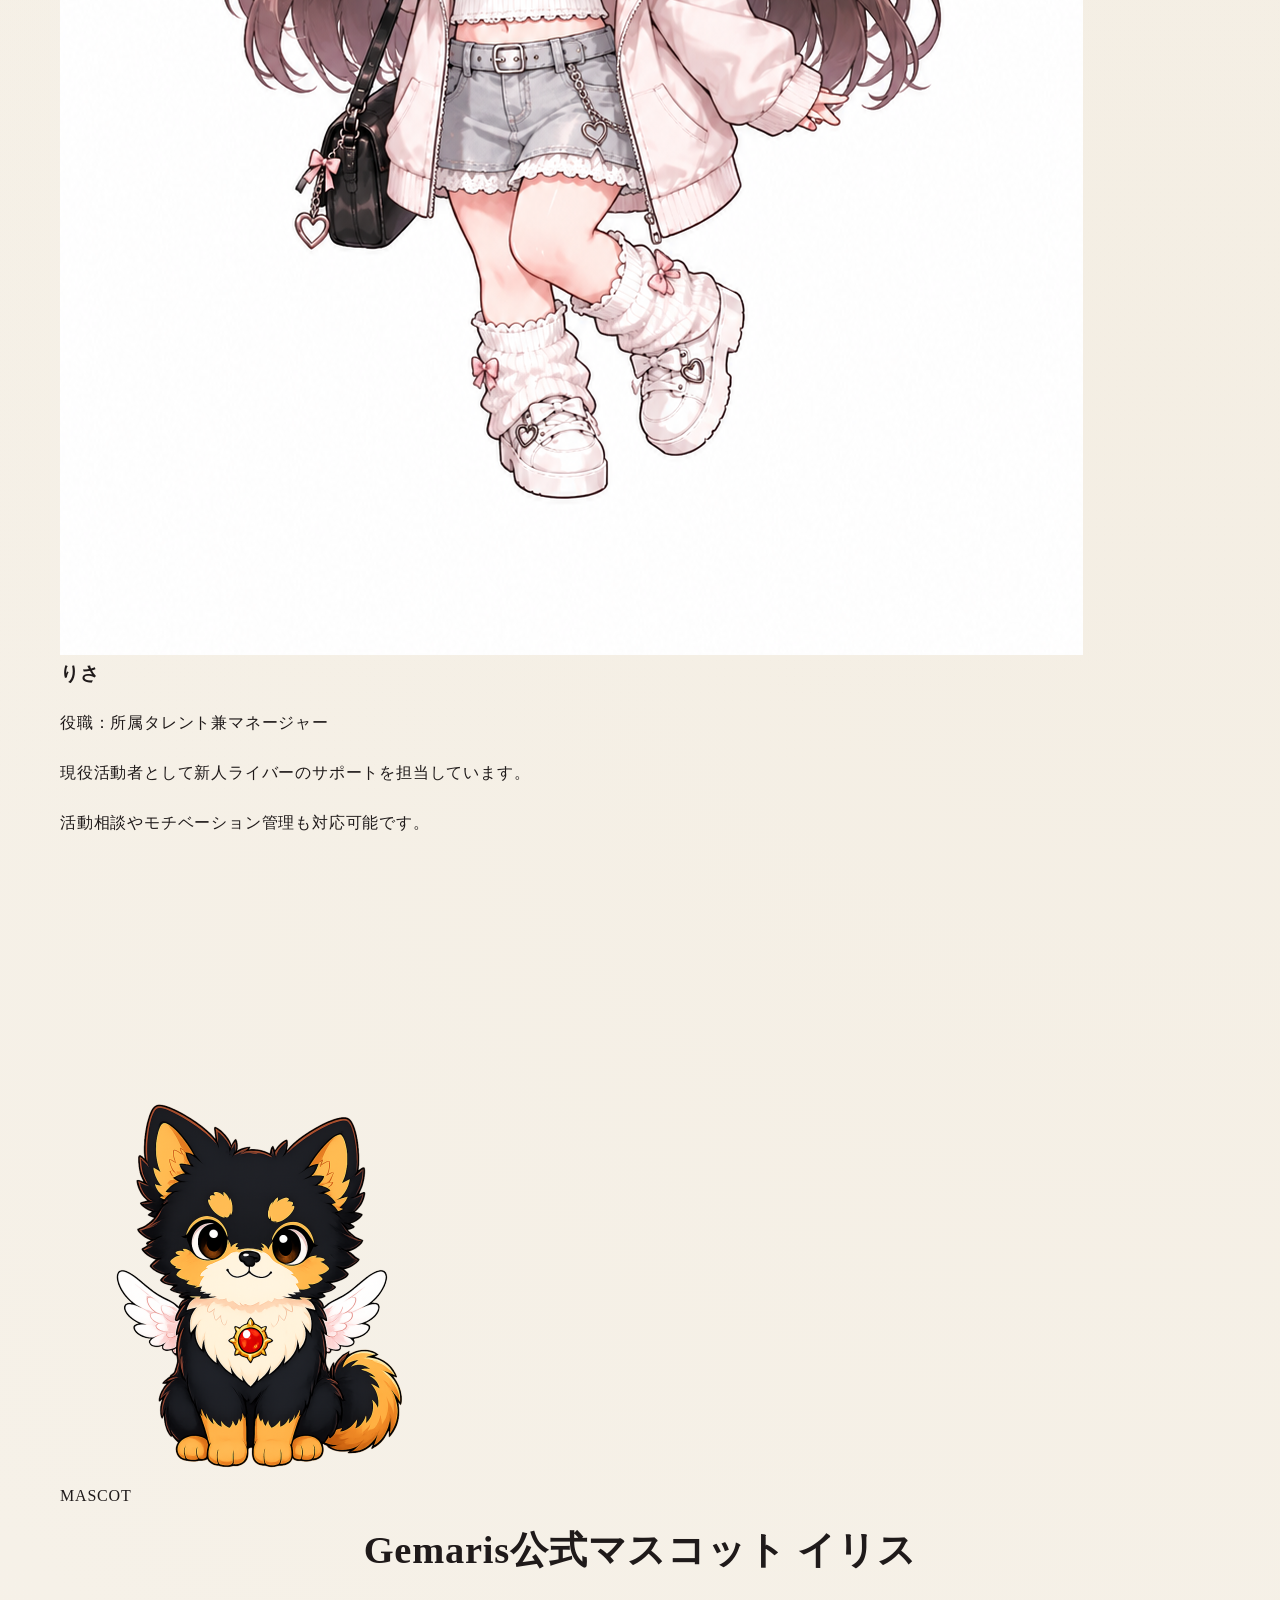
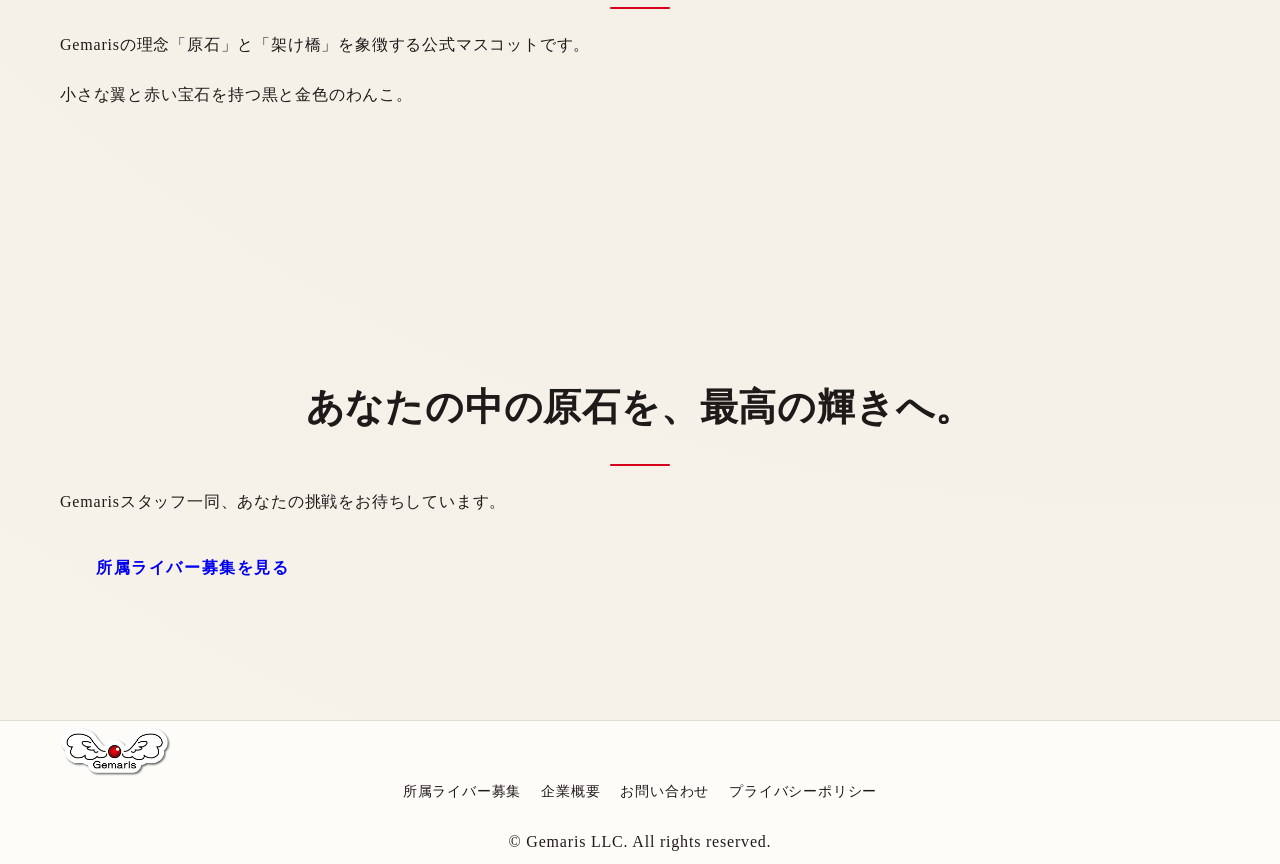
<file: staff.html>
<!DOCTYPE html>
<html lang="ja">

<head>

<meta charset="UTF-8">
<meta name="viewport" content="width=device-width, initial-scale=1.0">

<title>スタッフ紹介｜Gemaris</title>

<meta name="description" content="Gemarisスタッフ紹介ページ">

<link rel="stylesheet" href="css/style.css">

</head>

<body>

<!-- =========================
HEADER
========================= -->
<header class="header">
    <div class="container header-inner">
        <a href="index.html">
            <img src="images/image(24).png" alt="Gemaris" class="logo">
        </a>

        <!-- ハンバーガーボタン -->
        <button class="hamburger" id="js-hamburger">
            <span></span><span></span><span></span>
        </button>

        <!-- ナビゲーション本体 -->
        <nav class="nav-menu" id="js-nav-menu">
            <a href="#about">Gemarisとは</a>
            <a href="#support">サポート</a>
            <a href="#plans">契約プラン</a>
            <a href="#faq">FAQ</a>
            <a href="company.html">企業概要</a>
            <a href="recruit.html">ライバー募集</a>
            <a href="staff.html">スタッフ紹介</a>
            <a href="apply.html" class="apply-btn">応募する</a>
        </nav>
    </div>
</header>

<!-- =========================
PAGE HERO
========================= -->
<section class="page-hero section">

<div class="container">

<div class="section-title">

<span>STAFF</span>

<h2>スタッフ紹介</h2>

</div>

<p style="text-align:center; max-width:800px; margin:0 auto; color:#666;">

Gemarisでは、ライバーが安心して活動できるよう、
それぞれの専門分野を持ったスタッフがサポートしています。

</p>

</div>

</section>

<!-- =========================
STAFF GROUP ILLUSTRATION
========================= -->
<section class="section staff-group">

<div class="container">

<p style="text-align:center; margin-bottom:20px; color:#666;">
Gemarisを支えるスタッフたち
</p>

<div class="staff-group-image">

<img
src="images/staff-group.png"
alt="Gemarisスタッフ集合イラスト">

</div>

</div>

</section>

<!-- =========================
かいちょ
========================= -->
<section class="section">

<div class="container">

<div class="staff-profile">

<div class="staff-img">
<img src="images/kaichosuit.png" alt="かいちょ">
</div>

<div class="staff-info">

<h3>かいちょ（神楽 魁斗）</h3>

<p>役職：代表社員 / CEO</p>

<p>
Gemaris代表。ライバー育成方針の策定、事務所運営、活動相談、資料のHTML加工を担当。
</p>

<p>
挑戦する人の背中を押せる事務所づくりを目指しています。
</p>

</div>

</div>

</div>

</section>

<!-- =========================
ひな
========================= -->
<section class="section">

<div class="container">

<div class="staff-profile">

<div class="staff-img">
<img src="images/hinasuit.png" alt="ひな">
</div>

<div class="staff-info">

<h3>ひな</h3>

<p>役職：秘書</p>

<p>
各種資料の校閲、素材制作、応募者対応、お問い合わせ対応、各種案内を担当しています。
</p>

<p>
初めての方でも安心できるよう丁寧なサポートを行っています。
</p>

</div>

</div>

</div>

</section>

<!-- =========================
まこと
========================= -->
<section class="section">

<div class="container">

<div class="staff-profile">

<div class="staff-img">
<img src="images/makotosuit.png" alt="まこと">
</div>

<div class="staff-info">

<h3>まこと</h3>

<p>役職：総務</p>

<p>
公的文書作成、経費、機材管理を担当しています。
</p>

<p>
裏方として環境づくりを支えています。
</p>

</div>

</div>

</div>

</section>

<!-- =========================
りさ
========================= -->
<section class="section">

<div class="container">

<div class="staff-profile">

<div class="staff-img">
<img src="images/risa.png" alt="りさ">
</div>

<div class="staff-info">

<h3>りさ</h3>

<p>役職：所属タレント兼マネージャー</p>

<p>
現役活動者として新人ライバーのサポートを担当しています。
</p>

<p>
活動相談やモチベーション管理も対応可能です。
</p>

</div>

</div>

</div>

</section>

<!-- =========================
イリス
========================= -->
<section class="section">

<div class="container">

<div class="character-message">

<div class="character-image">

<img src="images/iris-main.png" alt="イリス">

</div>

<div class="character-content">

<span class="character-tag">MASCOT</span>

<h2>Gemaris公式マスコット イリス</h2>

<p>
Gemarisの理念「原石」と「架け橋」を象徴する公式マスコットです。
</p>

<p>
小さな翼と赤い宝石を持つ黒と金色のわんこ。
</p>

</div>

</div>

</div>

</section>

<!-- =========================
CTA
========================= -->
<section class="section">

<div class="container">

<div class="cta-box">

<h2>
あなたの中の原石を、最高の輝きへ。
</h2>

<p>
Gemarisスタッフ一同、あなたの挑戦をお待ちしています。
</p>

<a href="recruit.html" class="button btn-red">
所属ライバー募集を見る
</a>

</div>

</div>

</section>

<!-- =========================
FOOTER
========================= -->
<footer class="footer">

<div class="container footer-inner">

<div>
<img src="images/logo.png" alt="Gemaris" class="logo">
</div>

<div class="footer-links">

<a href="recruit.html">所属ライバー募集</a>
<a href="company.html">企業概要</a>
<a href="contact.html">お問い合わせ</a>
<a href="privacy.html">プライバシーポリシー</a>

</div>

</div>

<div class="container">

<div class="footer-bottom">
© Gemaris LLC. All rights reserved.
</div>

</div>

</footer>
<script>
    const hamburger = document.getElementById('js-hamburger');
    const navMenu = document.getElementById('js-nav-menu');

    // ハンバーガーボタンのクリックイベント
    hamburger.addEventListener('click', () => {
        navMenu.classList.toggle('is-active');
    });

    // 💡 別のページから「戻る」で戻ってきたときに状態を完全リセットする魔法の処理
    window.addEventListener('pageshow', (event) => {
        // キャッシュから読み込まれた場合（戻るボタンなど）でも強制リセット
        if (navMenu) {
            navMenu.classList.remove('is-active');
        }
    });

    // リンクをクリックしてメニューが閉じないバグもついでに予防（念のため）
    const navLinks = navMenu.querySelectorAll('a');
    navLinks.forEach(link => {
        link.addEventListener('click', () => {
            navMenu.classList.remove('is-active');
        });
    });
</script>
</body>
</html>
</file>
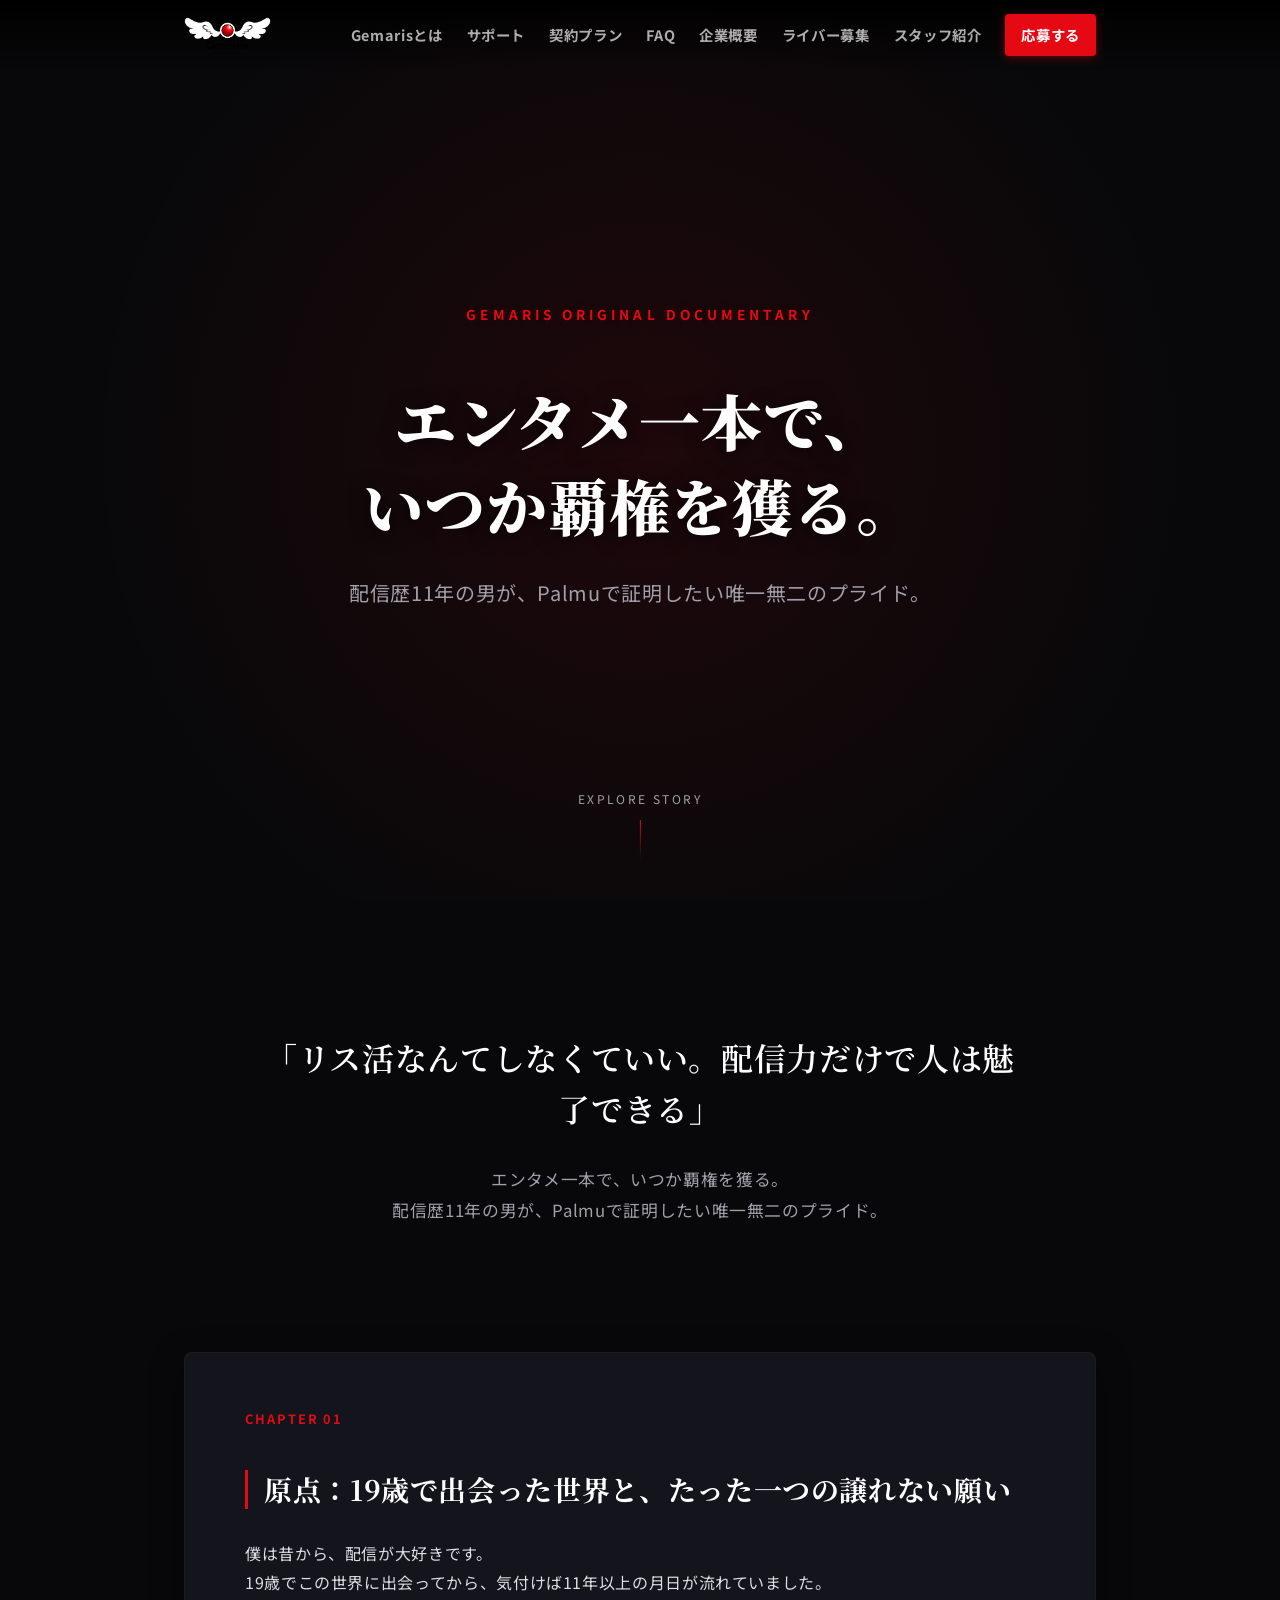
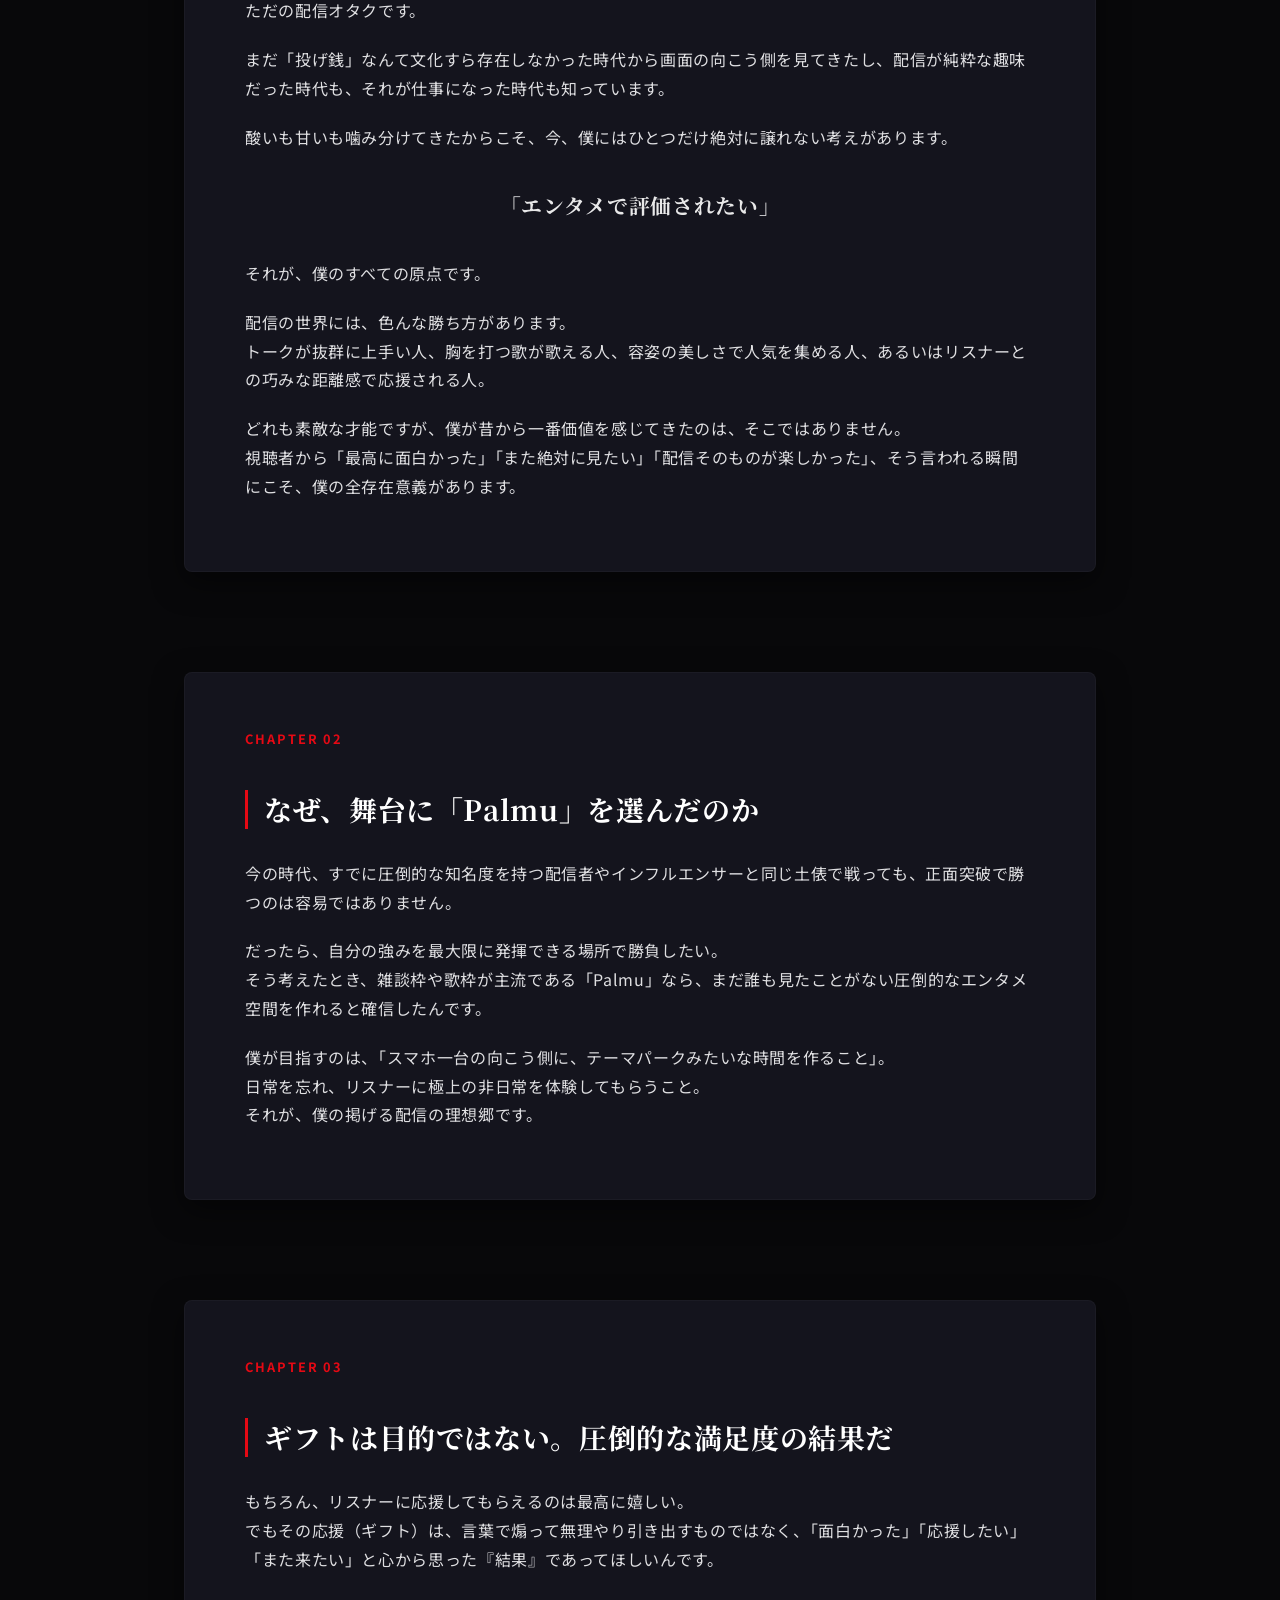
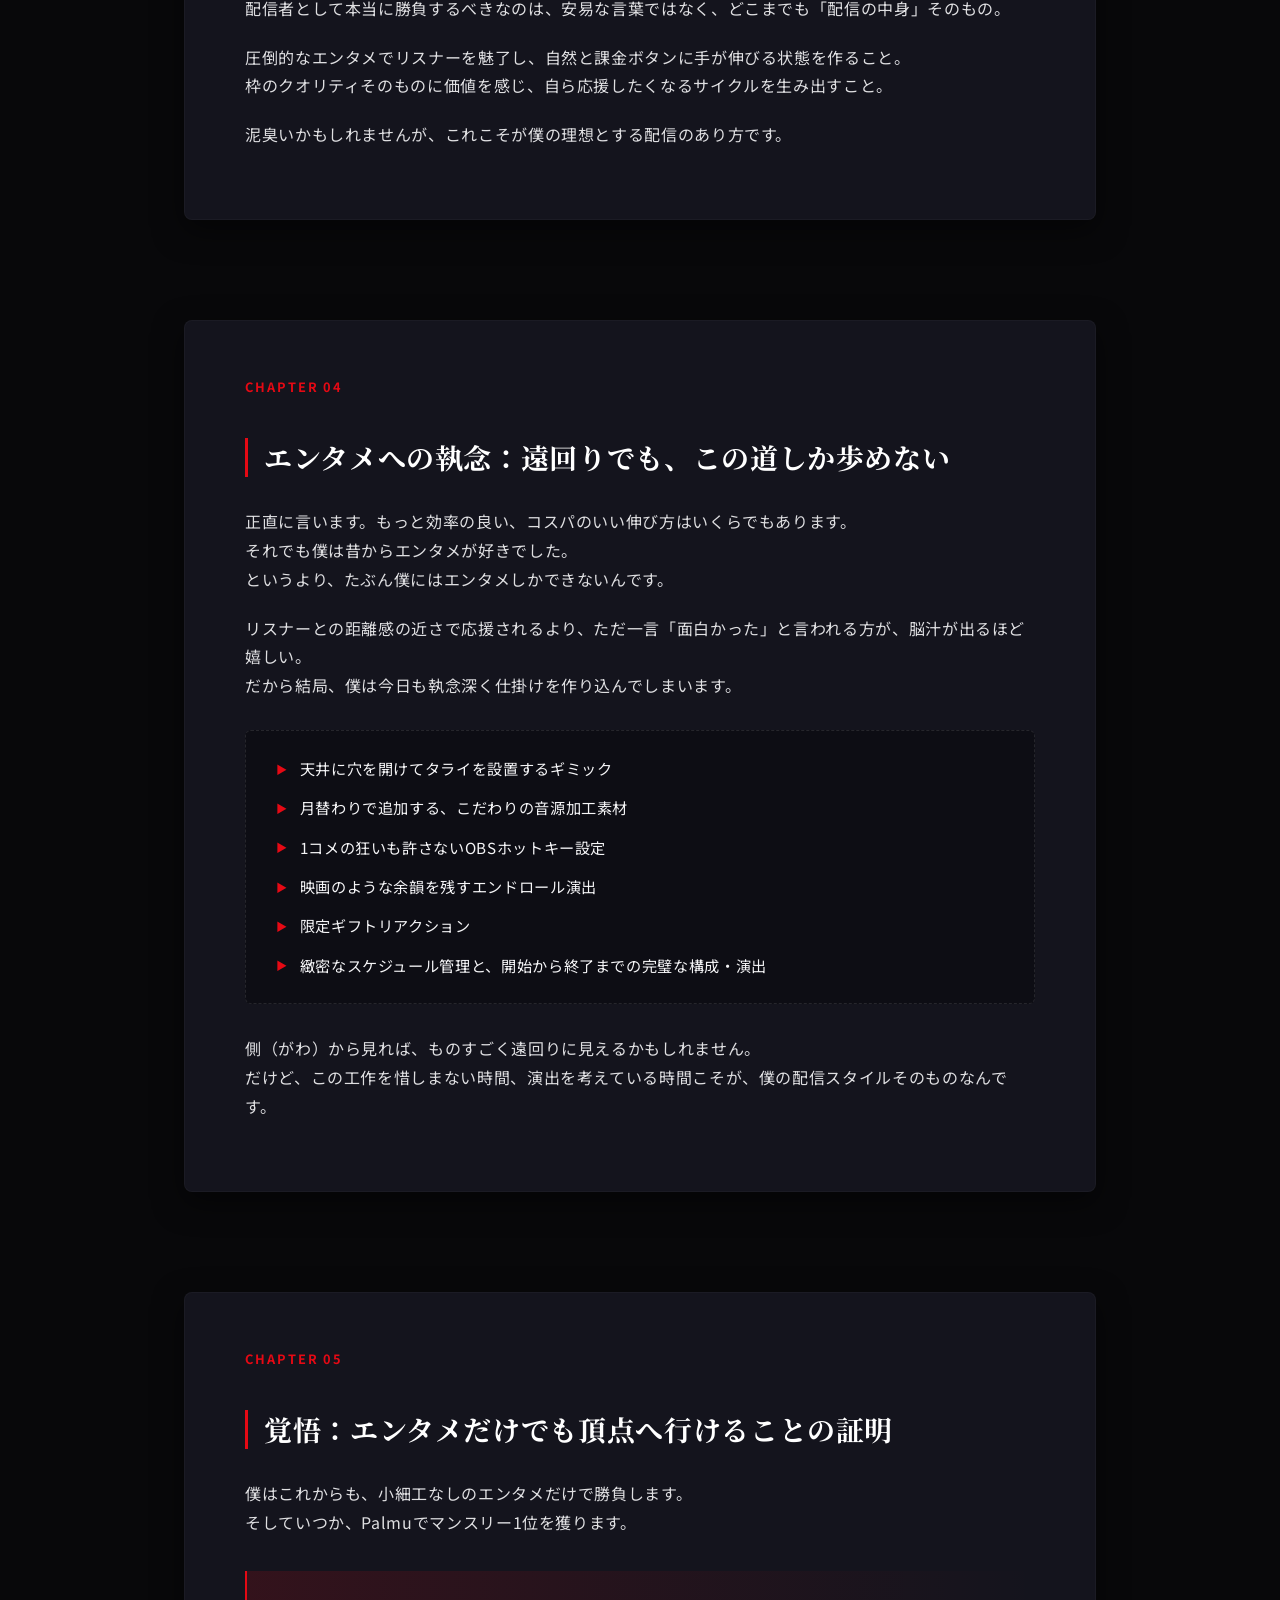
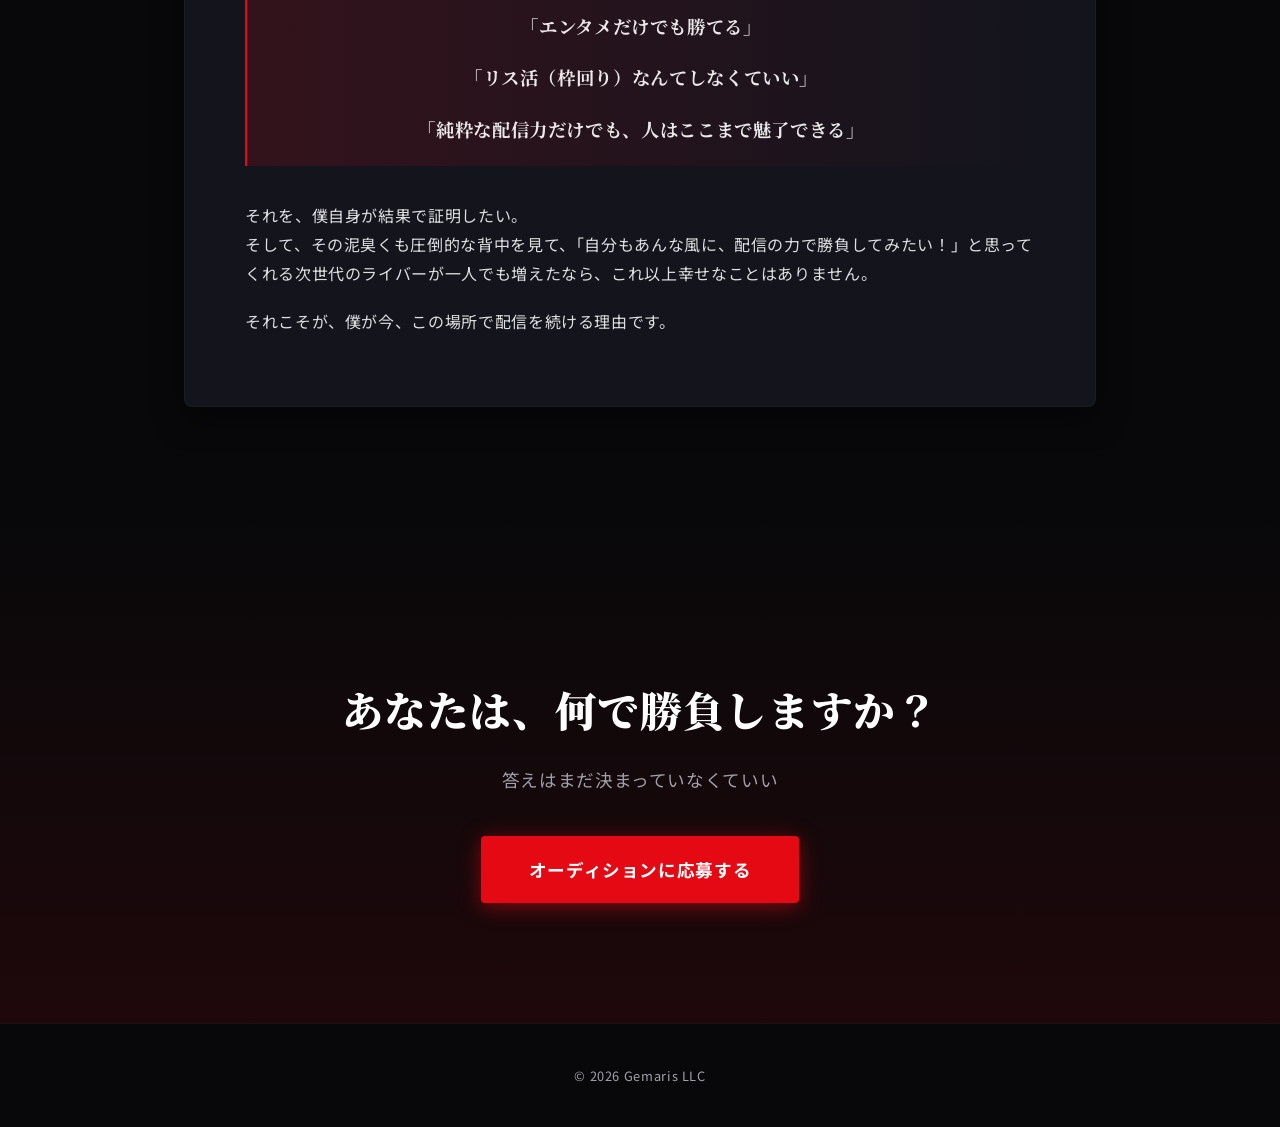
<file: story-kaicho.html>
<!DOCTYPE html>
<html lang="ja">

<head>
  <meta charset="UTF-8">
  <meta name="viewport" content="width=device-width, initial-scale=1.0">
  <title>所属ライバーの思想｜エンタメで頂点へ｜Gemaris</title>
  <meta name="description" content="配信歴11年の所属ライバーが語る、エンタメ哲学とPalmuへの挑戦">
  <!-- Google Fontsから映画風の明朝体とゴシック体を取得 -->
  <link rel="preconnect" href="https://fonts.googleapis.com">
  <link rel="preconnect" href="https://fonts.gstatic.com" crossorigin>
  <link href="https://fonts.googleapis.com/css2?family=Noto+Sans+JP:wght@400;700&family=Noto+Serif+JP:wght@600;900&display=swap" rel="stylesheet">
<link rel="stylesheet" href="css/story.css">
</head>

<body>

<!-- =========================
HEADER
========================= -->
<header class="header">
  <div class="container header-inner">
    <a href="index.html">
      <img src="images/image(24).png" alt="Gemaris" class="logo">
    </a>

    <button class="hamburger" id="js-hamburger">
      <span></span><span></span><span></span>
    </button>

    <nav class="nav-menu" id="js-nav-menu">
      <a href="#about">Gemarisとは</a>
      <a href="#support">サポート</a>
      <a href="#plans">契約プラン</a>
      <a href="#faq">FAQ</a>
      <a href="company.html">企業概要</a>
      <a href="recruit.html">ライバー募集</a>
      <a href="staff.html">スタッフ紹介</a>
      <a href="apply.html" class="apply-btn">応募する</a>
    </nav>
  </div>
</header>



<!-- =========================
HERO（映画のメインビジュアル・予告風）
========================= -->
<section class="hero-story">
  <div class="hero-content">
    <p class="tag">GEMARIS ORIGINAL DOCUMENTARY</p>
    <h1>
      エンタメ一本で、<br>
      いつか覇権を獲る。
    </h1>
    <p class="sub">
      配信歴11年の男が、Palmuで証明したい唯一無二のプライド。
    </p>
    <div class="scroll">
      <span>EXPLORE STORY</span>
      <div class="arrow"></div>
    </div>
  </div>
</section>

<!-- =========================
INTRO（プロローグ・予告のセリフ風）
========================= -->
<section class="section intro-section">
  <div class="container">
    <div class="prologue-box">
      <p class="quote">「リス活なんてしなくていい。配信力だけで人は魅了できる」</p>
      <p class="lead-text">
        エンタメ一本で、いつか覇権を獲る。<br>
        配信歴11年の男が、Palmuで証明したい唯一無二のプライド。
      </p>
    </div>
  </div>
</section>

<!-- =========================
STORY CHAPTERS（各エピソード）
========================= -->
<div class="story-stream">

  <!-- CHAPTER 01 -->
  <section class="story-episode">
    <div class="container">
      <div class="episode-card">
        <span class="episode-num">CHAPTER 01</span>
        <h3>原点：19歳で出会った世界と、たった一つの譲れない願い</h3>
        <div class="episode-body">
          <p>僕は昔から、配信が大好きです。<br>19歳でこの世界に出会ってから、気付けば11年以上の月日が流れていました。<br>ただの配信オタクです。</p>
          <p>まだ「投げ銭」なんて文化すら存在しなかった時代から画面の向こう側を見てきたし、配信が純粋な趣味だった時代も、それが仕事になった時代も知っています。</p>
          <p>酸いも甘いも噛み分けてきたからこそ、今、僕にはひとつだけ絶対に譲れない考えがあります。</p>
          <p class="highlight">「エンタメで評価されたい」</p>
          <p>それが、僕のすべての原点です。</p>
          <p>配信の世界には、色んな勝ち方があります。<br>トークが抜群に上手い人、胸を打つ歌が歌える人、容姿の美しさで人気を集める人、あるいはリスナーとの巧みな距離感で応援される人。</p>
          <p>どれも素敵な才能ですが、僕が昔から一番価値を感じてきたのは、そこではありません。<br>視聴者から「最高に面白かった」「また絶対に見たい」「配信そのものが楽しかった」、そう言われる瞬間にこそ、僕の全存在意義があります。</p>
        </div>
      </div>
    </div>
  </section>

  <!-- CHAPTER 02 -->
  <section class="story-episode">
    <div class="container">
      <div class="episode-card">
        <span class="episode-num">CHAPTER 02</span>
        <h3>なぜ、舞台に「Palmu」を選んだのか</h3>
        <div class="episode-body">
          <p>今の時代、すでに圧倒的な知名度を持つ配信者やインフルエンサーと同じ土俵で戦っても、正面突破で勝つのは容易ではありません。</p>
          <p>だったら、自分の強みを最大限に発揮できる場所で勝負したい。<br>そう考えたとき、雑談枠や歌枠が主流である「Palmu」なら、まだ誰も見たことがない圧倒的なエンタメ空間を作れると確信したんです。</p>
          <p>僕が目指すのは、「スマホ一台の向こう側に、テーマパークみたいな時間を作ること」。<br>日常を忘れ、リスナーに極上の非日常を体験してもらうこと。<br>それが、僕の掲げる配信の理想郷です。</p>
        </div>
      </div>
    </div>
  </section>

  <!-- CHAPTER 03 -->
  <section class="story-episode">
    <div class="container">
      <div class="episode-card">
        <span class="episode-num">CHAPTER 03</span>
        <h3>ギフトは目的ではない。圧倒的な満足度の結果だ</h3>
        <div class="episode-body">
          <p>もちろん、リスナーに応援してもらえるのは最高に嬉しい。<br>でもその応援（ギフト）は、言葉で煽って無理やり引き出すものではなく、「面白かった」「応援したい」「また来たい」と心から思った『結果』であってほしいんです。</p>
          <p>配信者として本当に勝負するべきなのは、安易な言葉ではなく、どこまでも「配信の中身」そのもの。</p>
          <p>圧倒的なエンタメでリスナーを魅了し、自然と課金ボタンに手が伸びる状態を作ること。<br>枠のクオリティそのものに価値を感じ、自ら応援したくなるサイクルを生み出すこと。</p>
          <p>泥臭いかもしれませんが、これこそが僕の理想とする配信のあり方です。</p>
        </div>
      </div>
    </div>
  </section>

  <!-- CHAPTER 04 -->
  <section class="story-episode">
    <div class="container">
      <div class="episode-card">
        <span class="episode-num">CHAPTER 04</span>
        <h3>エンタメへの執念：遠回りでも、この道しか歩めない</h3>
        <div class="episode-body">
          <p>正直に言います。もっと効率の良い、コスパのいい伸び方はいくらでもあります。<br> それでも僕は昔からエンタメが好きでした。<br>というより、たぶん僕にはエンタメしかできないんです。</p>
          <p>リスナーとの距離感の近さで応援されるより、ただ一言「面白かった」と言われる方が、脳汁が出るほど嬉しい。<br>だから結局、僕は今日も執念深く仕掛けを作り込んでしまいます。</p>
          
          <!-- ギミック部分をエンドロール・シアター風のリストに変更 -->
          <ul class="gimmick-list">
            <li>天井に穴を開けてタライを設置するギミック</li>
            <li>月替わりで追加する、こだわりの音源加工素材</li>
            <li>1コメの狂いも許さないOBSホットキー設定</li>
            <li>映画のような余韻を残すエンドロール演出</li>
            <li>限定ギフトリアクション</li>
            <li>緻密なスケジュール管理と、開始から終了までの完璧な構成・演出</li>
          </ul>

          <p>側（がわ）から見れば、ものすごく遠回りに見えるかもしれません。<br>だけど、この工作を惜しまない時間、演出を考えている時間こそが、僕の配信スタイルそのものなんです。</p>
        </div>
      </div>
    </div>
  </section>

  <!-- CHAPTER 05 -->
  <section class="story-episode">
    <div class="container">
      <div class="episode-card">
        <span class="episode-num">CHAPTER 05</span>
        <h3>覚悟：エンタメだけでも頂点へ行けることの証明</h3>
        <div class="episode-body">
          <p>僕はこれからも、小細工なしのエンタメだけで勝負します。<br>そしていつか、Palmuでマンスリー1位を獲ります。</p>
          <div class="credo-box">
            <p>「エンタメだけでも勝てる」</p>
            <p>「リス活（枠回り）なんてしなくていい」</p>
            <p>「純粋な配信力だけでも、人はここまで魅了できる」</p>
          </div>
          <p>それを、僕自身が結果で証明したい。<br>そして、その泥臭くも圧倒的な背中を見て、「自分もあんな風に、配信の力で勝負してみたい！」と思ってくれる次世代のライバーが一人でも増えたなら、これ以上幸せなことはありません。</p>
          <p>それこそが、僕が今、この場所で配信を続ける理由です。</p>
        </div>
      </div>
    </div>
  </section>

</div>

<!-- =========================
CTA（エンディング・次回予告風）
========================= -->
<section class="section cta-section">
  <div class="container">
    <h2>あなたは、何で勝負しますか？</h2>
    <p class="section-lead">答えはまだ決まっていなくていい</p>
    <div class="cta-actions">
      <a href="apply.html" class="button apply-button">オーディションに応募する</a>
    </div>
  </div>
</section>

<!-- =========================
FOOTER
========================= -->
<footer class="footer">
  <div class="container">
    <p>© 2026 Gemaris LLC</p>
  </div>
</footer>
<script>
    const hamburger = document.getElementById('js-hamburger');
    const navMenu = document.getElementById('js-nav-menu');

    // ハンバーガーボタンのクリックイベント（ボタンの✕変形とメニュー展開を完全連動）
    hamburger.addEventListener('click', () => {
        hamburger.classList.toggle('is-active');
        navMenu.classList.toggle('is-active');
    });

    // 戻るボタン対策の魔法（状態リセット）
    window.addEventListener('pageshow', (event) => {
        if (navMenu) navMenu.classList.remove('is-active');
        if (hamburger) hamburger.classList.remove('is-active');
    });

    // メニュー内のリンクをクリックした時に自動で閉じる
    const navLinks = navMenu.querySelectorAll('a');
    navLinks.forEach(link => {
        link.addEventListener('click', () => {
            navMenu.classList.remove('is-active');
            hamburger.classList.remove('is-active');
        });
    });
</script>
</body>
</html>
</file>
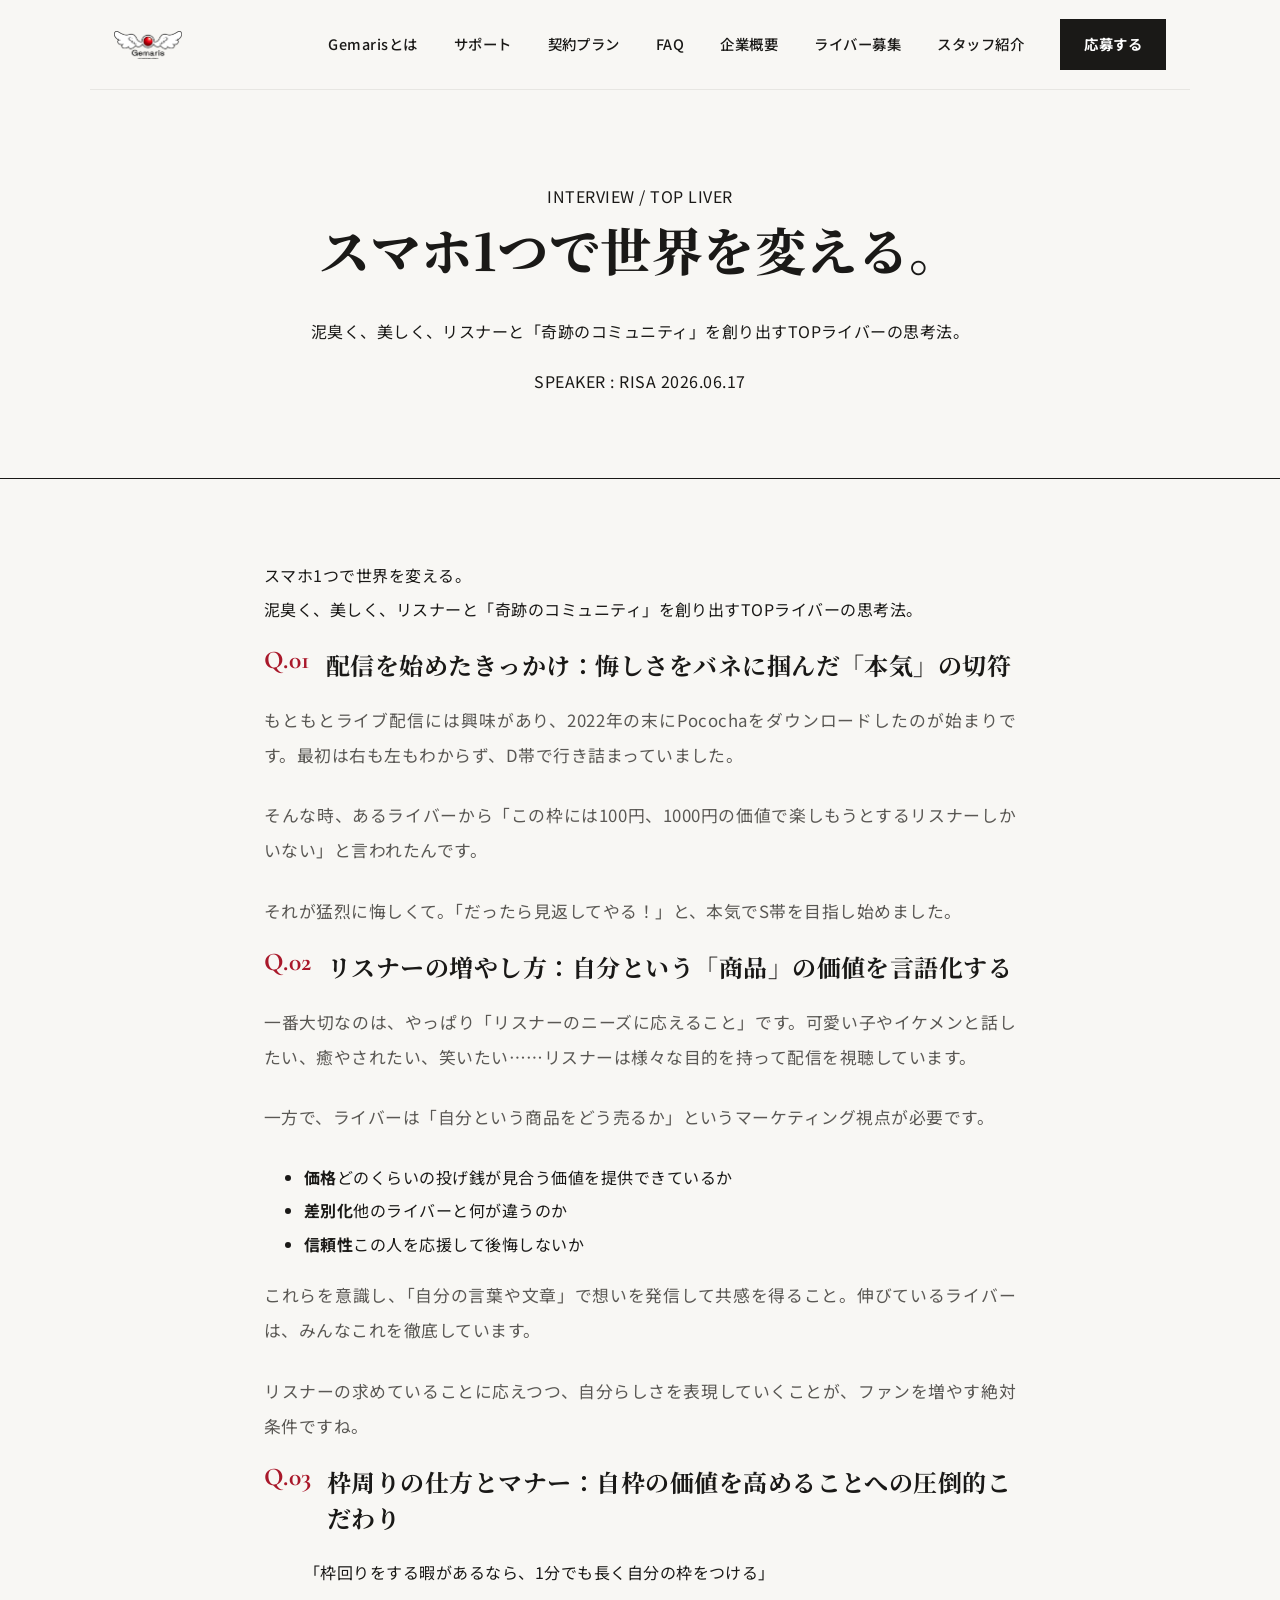
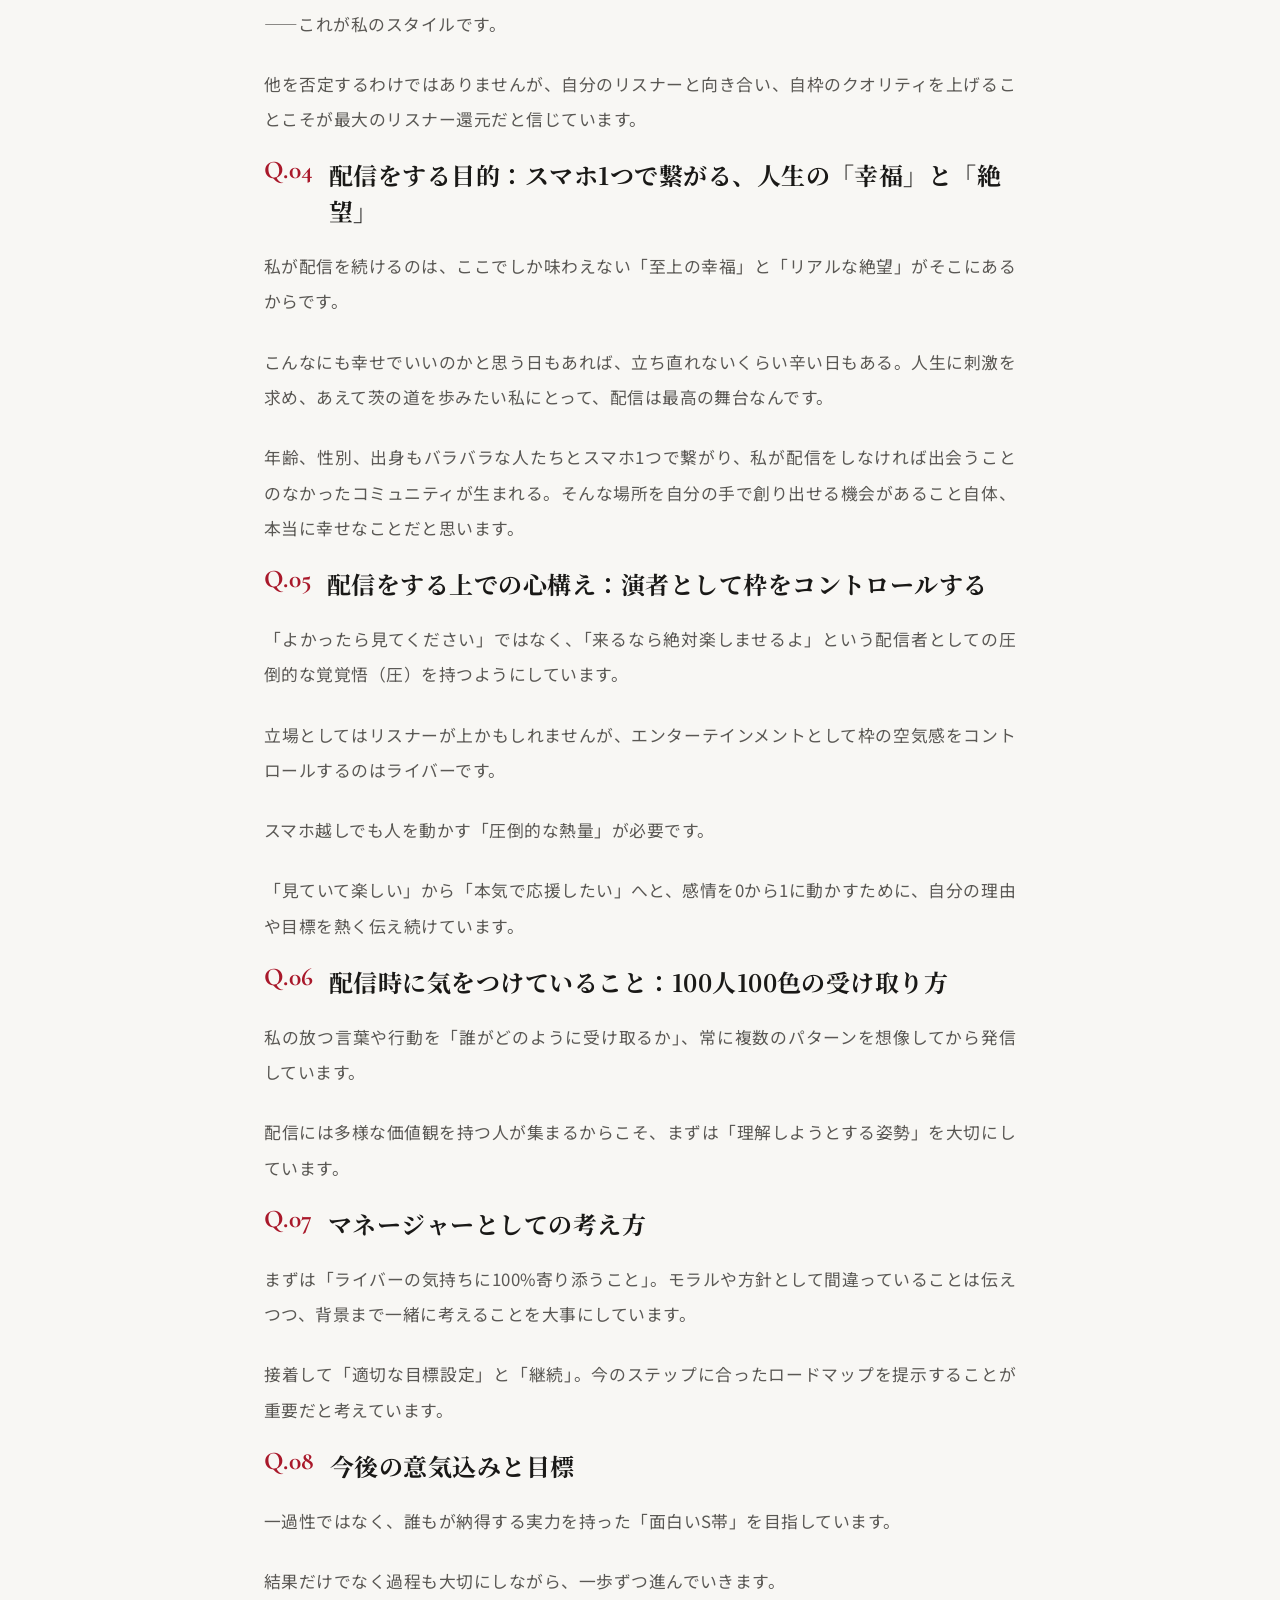
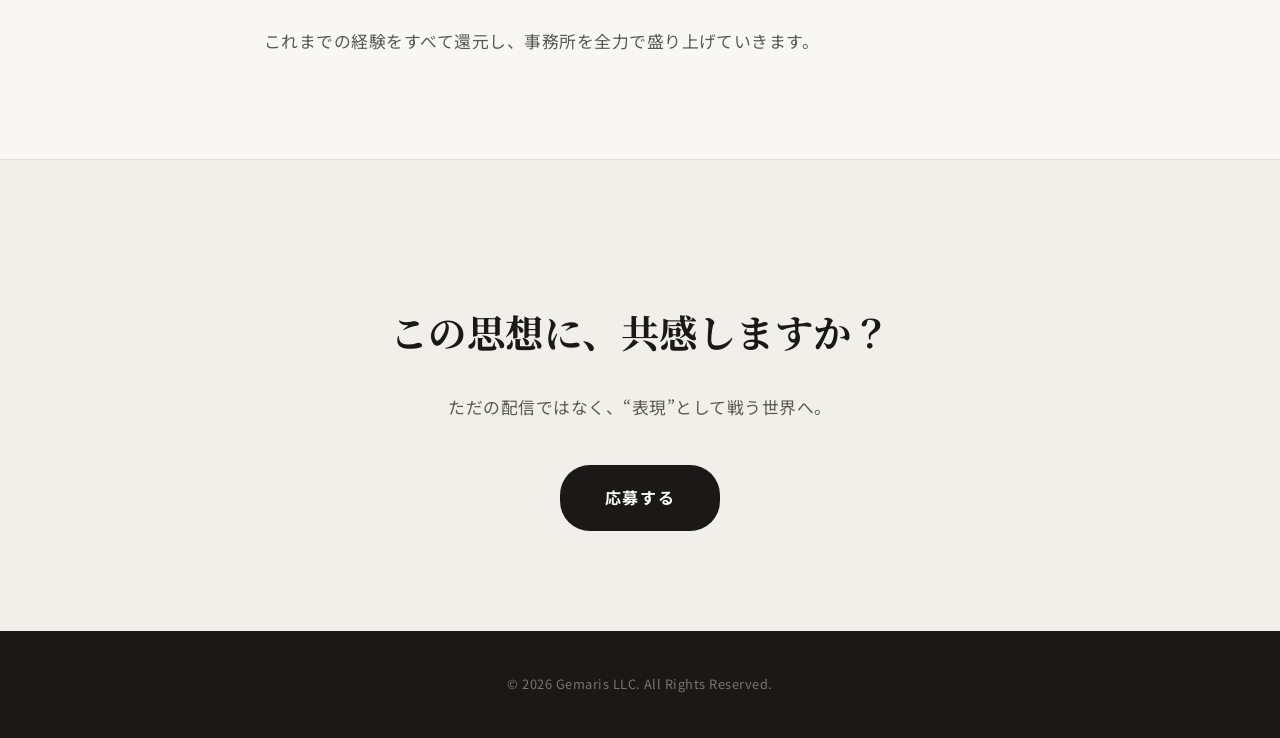
<file: story-risa.html>
<!DOCTYPE html>
<html lang="ja">
<head>
  <meta charset="UTF-8">
  <meta name="viewport" content="width=device-width, initial-scale=1.0">
  <title>所属TOPライバーインタビュー｜Gemaris</title>
  <meta name="description" content="スマホ1つで世界を変えるTOPライバーの思想インタビュー">
  
  <link rel="preconnect" href="https://fonts.googleapis.com">
  <link rel="preconnect" href="https://fonts.gstatic.com" crossorigin>
  <link href="https://fonts.googleapis.com/css2?family=Cormorant+Garamond:ital,wght@1,600&family=Noto+Sans+JP:wght@400;500;700&family=Noto+Serif+JP:wght@700;800&display=swap" rel="stylesheet">
  
  <link rel="stylesheet" href="css/interview.css">
</head>
<body class="page-interview">

<header class="header">
  <div class="container header-inner">
    <a href="index.html">
      <img src="images/image(24).png" alt="Gemaris" class="logo">
    </a>

    <button class="hamburger" id="js-hamburger">
      <span></span><span></span><span></span>
    </button>

    <nav class="nav-menu" id="js-nav-menu">
      <a href="#about">Gemarisとは</a>
      <a href="#support">サポート</a>
      <a href="#plans">契約プラン</a>
      <a href="#faq">FAQ</a>
      <a href="company.html">企業概要</a>
      <a href="recruit.html">ライバー募集</a>
      <a href="staff.html">スタッフ紹介</a>
      <a href="apply.html" class="apply-btn">応募する</a>
    </nav>
  </div>
</header>

  <section class="interview-hero">
    <div class="container">
      <div class="interview-tag">INTERVIEW / TOP LIVER</div>
      <h1>スマホ1つで世界を変える。</h1>
      <p class="hero-lead">
        泥臭く、美しく、リスナーと「奇跡のコミュニティ」を創り出すTOPライバーの思考法。
      </p>
      <div class="credit">
        <span class="speaker">SPEAKER : RISA</span>
        <span class="date">2026.06.17</span>
      </div>
    </div>
  </section>

  <main class="interview-container container">

    <div class="lead-block">
      スマホ1つで世界を変える。<br>
      泥臭く、美しく、リスナーと「奇跡のコミュニティ」を創り出すTOPライバーの思考法。
    </div>

    <div class="interview-stream">

      <article class="interview-row">
        <div class="question">
          <h2><span>Q.01</span>配信を始めたきっかけ：悔しさをバネに掴んだ「本気」の切符</h2>
        </div>
        <div class="answer">
          <p>もともとライブ配信には興味があり、2022年の末にPocochaをダウンロードしたのが始まりです。最初は右も左もわからず、D帯で行き詰まっていました。</p>
          <p>そんな時、あるライバーから「この枠には100円、1000円の価値で楽しもうとするリスナーしかいない」と言われたんです。</p>
          <p>それが猛烈に悔しくて。「だったら見返してやる！」と、本気でS帯を目指し始めました。</p>
        </div>
      </article>

      <article class="interview-row">
        <div class="question">
          <h2><span>Q.02</span>リスナーの増やし方：自分という「商品」の価値を言語化する</h2>
        </div>
        <div class="answer">
          <p>一番大切なのは、やっぱり「リスナーのニーズに応えること」です。可愛い子やイケメンと話したい、癒やされたい、笑いたい……リスナーは様々な目的を持って配信を視聴しています。</p>
          <p>一方で、ライバーは「自分という商品をどう売るか」というマーケティング視点が必要です。</p>
          
          <ul class="marketing-points">
            <li><strong>価格</strong>どのくらいの投げ銭が見合う価値を提供できているか</li>
            <li><strong>差別化</strong>他のライバーと何が違うのか</li>
            <li><strong>信頼性</strong>この人を応援して後悔しないか</li>
          </ul>

          <p>これらを意識し、「自分の言葉や文章」で想いを発信して共感を得ること。伸びているライバーは、みんなこれを徹底しています。</p>
          <p>リスナーの求めていることに応えつつ、自分らしさを表現していくことが、ファンを増やす絶対条件ですね。</p>
        </div>
      </article>

      <article class="interview-row">
        <div class="question">
          <h2><span>Q.03</span>枠周りの仕方とマナー：自枠の価値を高めることへの圧倒的こだわり</h2>
        </div>
        <div class="answer">
          <div class="pull-quote">
            <blockquote>「枠回りをする暇があるなら、1分でも長く自分の枠をつける」</blockquote>
          </div>
          <p>――これが私のスタイルです。</p>
          <p>他を否定するわけではありませんが、自分のリスナーと向き合い、自枠のクオリティを上げることこそが最大のリスナー還元だと信じています。</p>
        </div>
      </article>

      <article class="interview-row">
        <div class="question">
          <h2><span>Q.04</span>配信をする目的：スマホ1つで繋がる、人生の「幸福」と「絶望」</h2>
        </div>
        <div class="answer">
          <p>私が配信を続けるのは、ここでしか味わえない「至上の幸福」と「リアルな絶望」がそこにあるからです。</p>
          <p>こんなにも幸せでいいのかと思う日もあれば、立ち直れないくらい辛い日もある。人生に刺激を求め、あえて茨の道を歩みたい私にとって、配信は最高の舞台なんです。</p>
          <p>年齢、性別、出身もバラバラな人たちとスマホ1つで繋がり、私が配信をしなければ出会うことのなかったコミュニティが生まれる。そんな場所を自分の手で創り出せる機会があること自体、本当に幸せなことだと思います。</p>
        </div>
      </article>

      <article class="interview-row">
        <div class="question">
          <h2><span>Q.05</span>配信をする上での心構え：演者として枠をコントロールする</h2>
        </div>
        <div class="answer">
          <p>「よかったら見てください」ではなく、「来るなら絶対楽しませるよ」という配信者としての圧倒的な覚覚悟（圧）を持つようにしています。</p>
          <p>立場としてはリスナーが上かもしれませんが、エンターテインメントとして枠の空気感をコントロールするのはライバーです。</p>
          <p>スマホ越しでも人を動かす「圧倒的な熱量」が必要です。</p>
          <p>「見ていて楽しい」から「本気で応援したい」へと、感情を0から1に動かすために、自分の理由や目標を熱く伝え続けています。</p>
        </div>
      </article>

      <article class="interview-row">
        <div class="question">
          <h2><span>Q.06</span>配信時に気をつけていること：100人100色の受け取り方</h2>
        </div>
        <div class="answer">
          <p>私の放つ言葉や行動を「誰がどのように受け取るか」、常に複数のパターンを想像してから発信しています。</p>
          <p>配信には多様な価値観を持つ人が集まるからこそ、まずは「理解しようとする姿勢」を大切にしています。</p>
        </div>
      </article>

      <article class="interview-row">
        <div class="question">
          <h2><span>Q.07</span>マネージャーとしての考え方</h2>
        </div>
        <div class="answer">
          <p>まずは「ライバーの気持ちに100%寄り添うこと」。モラルや方針として間違っていることは伝えつつ、背景まで一緒に考えることを大事にしています。</p>
          <p>接着して「適切な目標設定」と「継続」。今のステップに合ったロードマップを提示することが重要だと考えています。</p>
        </div>
      </article>

      <article class="interview-row">
        <div class="question">
          <h2><span>Q.08</span>今後の意気込みと目標</h2>
        </div>
        <div class="answer">
          <p>一過性ではなく、誰もが納得する実力を持った「面白いS帯」を目指しています。</p>
          <p>結果だけでなく過程も大切にしながら、一歩ずつ進んでいきます。</p>
          <p>これまでの経験をすべて還元し、事務所を全力で盛り上げていきます。</p>
        </div>
      </article>

    </div>
  </main>

  <section class="interview-cta">
    <div class="container">
      <h2>この思想に、共感しますか？</h2>
      <p class="cta-lead">ただの配信ではなく、“表現”として戦う世界へ。</p>
      <a href="apply.html" class="magazine-btn">応募する</a>
    </div>
  </section>

  <footer class="footer">
    <div class="container">
      <p>&copy; 2026 Gemaris LLC. All Rights Reserved.</p>
    </div>
  </footer>

<script>
    const hamburger = document.getElementById('js-hamburger');
    const navMenu = document.getElementById('js-nav-menu');

    hamburger.addEventListener('click', () => {
        hamburger.classList.toggle('is-active');
        navMenu.classList.toggle('is-active');
    });

    window.addEventListener('pageshow', (event) => {
        if (navMenu) {
            navMenu.classList.remove('is-active');
        }
        if (hamburger) {
            hamburger.classList.remove('is-active');
        }
    });

    const navLinks = navMenu.querySelectorAll('a');
    navLinks.forEach(link => {
        link.addEventListener('click', () => {
            navMenu.classList.remove('is-active');
            hamburger.classList.remove('is-active');
        });
    });
</script>
</body>
</html>
</file>
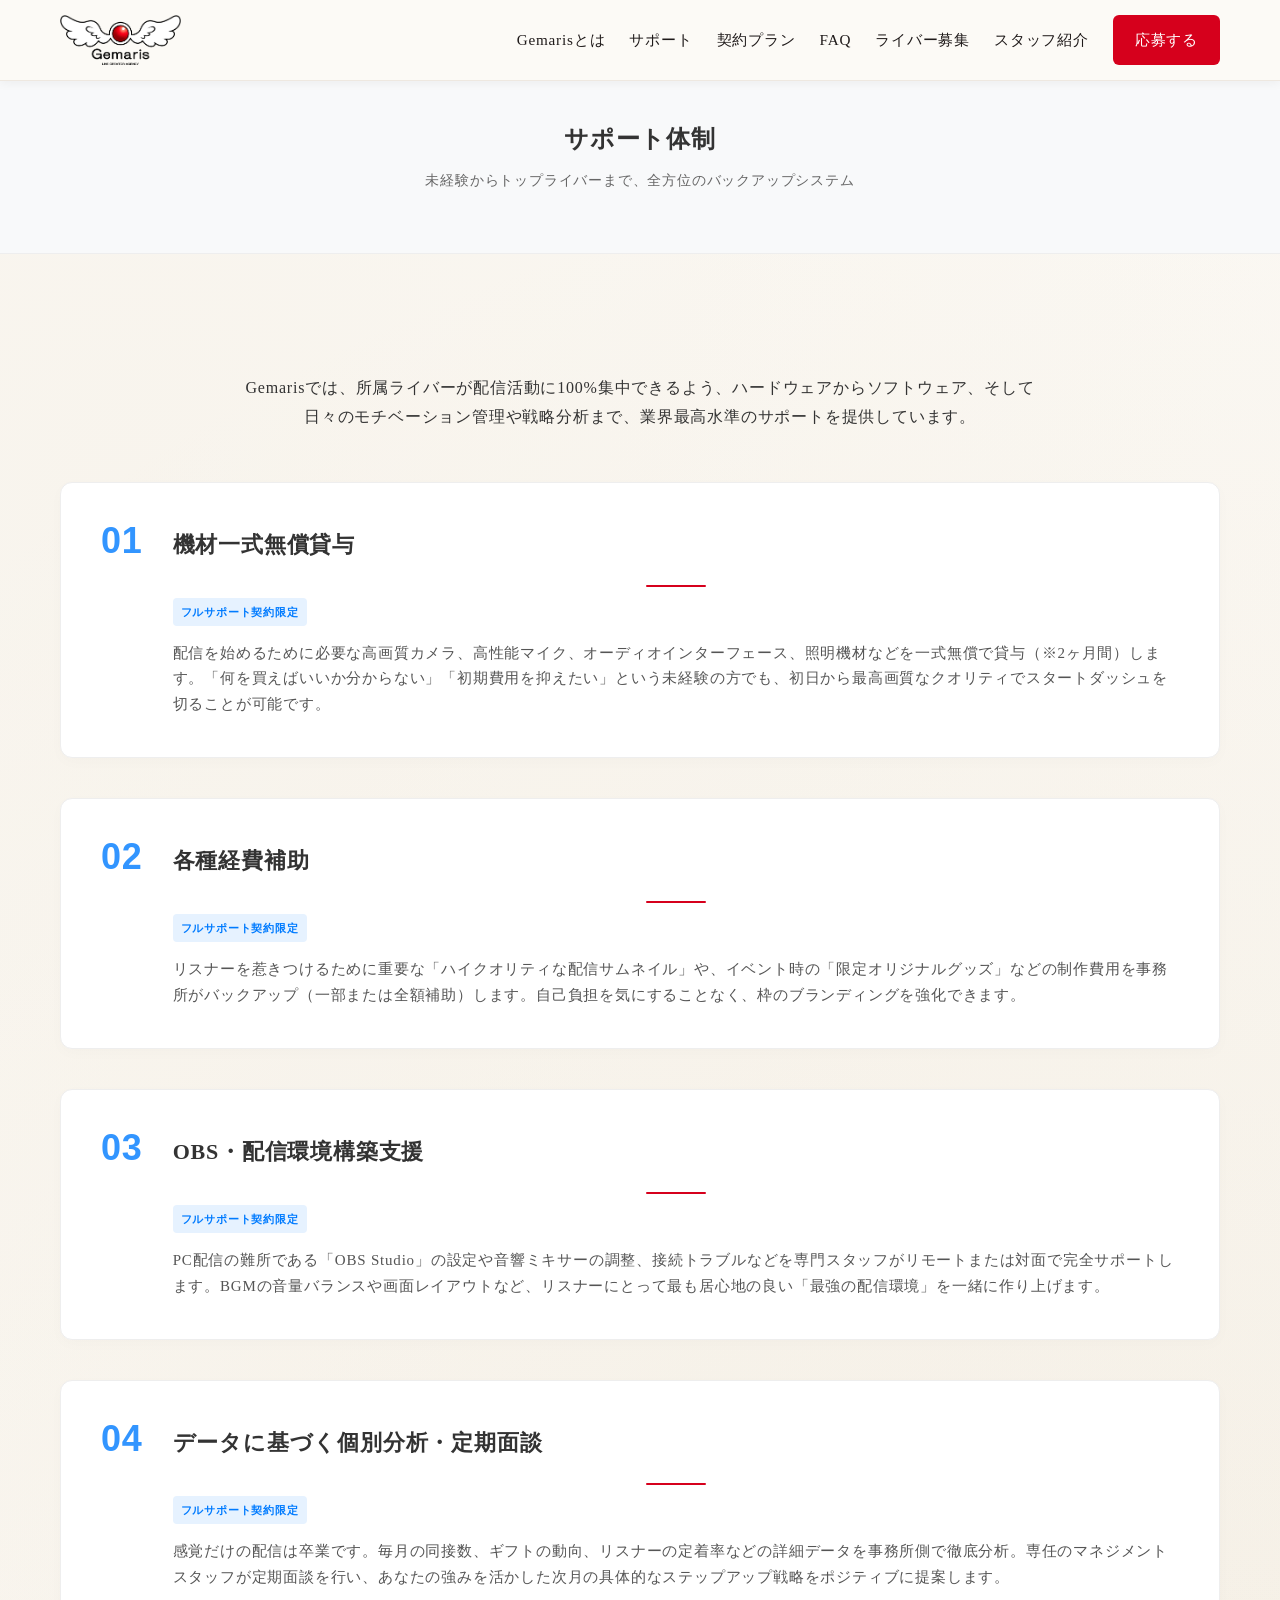
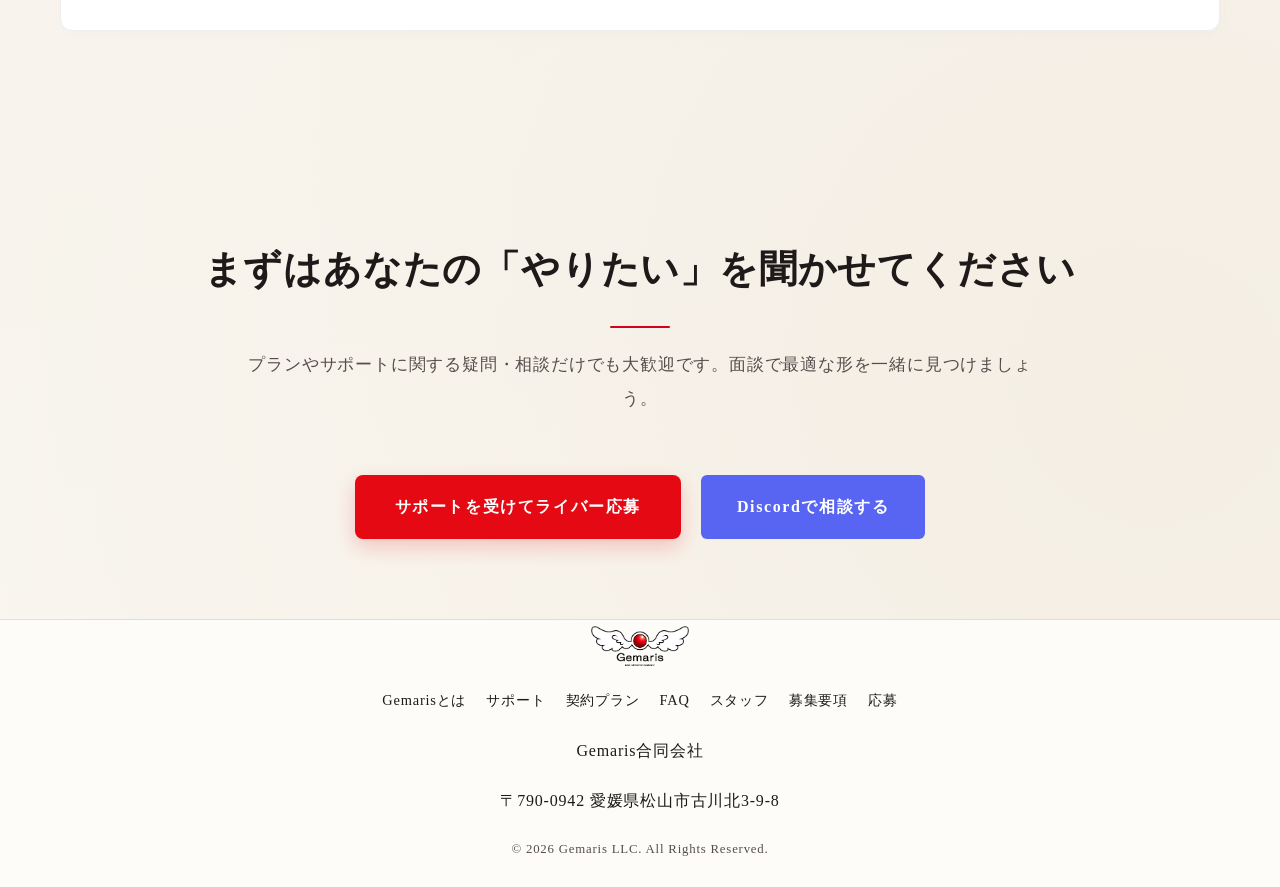
<file: support.html>
<!DOCTYPE html>
<html lang="ja">
<head>
  <meta charset="UTF-8">
  <meta name="viewport" content="width=device-width, initial-scale=1.0">
  <title>サポート体制｜Gemaris</title>
  <meta name="description" content="Gemarisの充実したライバーサポート体制。配信機材の無償貸与、OBS等の環境構築支援、経費補助、プロによる個別分析マネジメントであなたをトップライバーへ導きます。">
  <link rel="stylesheet" href="css/style.css">
  <link rel="stylesheet" href="css/support.css">
</head>
<body>

<header class="header">
  <div class="container header-inner">
    <a href="index.html">
      <img src="images/image(24).png" alt="Gemaris" class="logo">
    </a>

    <button class="hamburger" id="js-hamburger">
      <span></span><span></span><span></span>
    </button>

    <nav class="nav-menu" id="js-nav-menu">
      <a href="index.html#about">Gemarisとは</a>
      <a href="support.html" class="active">サポート</a>
      <a href="plan.html">契約プラン</a>
      <a href="faq.html">FAQ</a>
      <a href="recruit.html">ライバー募集</a>
      <a href="staff.html">スタッフ紹介</a>
      <a href="apply.html" class="apply-btn">応募する</a>
    </nav>
  </div>
</header>

<section class="page-header">
  <div class="container">
    <h1>サポート体制</h1>
    <p>未経験からトップライバーまで、全方位のバックアップシステム</p>
  </div>
</section>

<section class="section support-detail-section">
  <div class="container">
    <p class="section-lead-custom">
      Gemarisでは、所属ライバーが配信活動に100%集中できるよう、ハードウェアからソフトウェア、そして日々のモチベーション管理や戦略分析まで、業界最高水準のサポートを提供しています。
    </p>

    <div class="support-features-list">
      
      <div class="support-feature-item">
        <div class="support-feature-num">01</div>
        <div class="support-feature-content">
          <h2>機材一式無償貸与</h2>
          <p class="support-feature-tag">フルサポート契約限定</p>
          <p class="support-feature-desc">
            配信を始めるために必要な高画質カメラ、高性能マイク、オーディオインターフェース、照明機材などを一式無償で貸与（※2ヶ月間）します。「何を買えばいいか分からない」「初期費用を抑えたい」という未経験の方でも、初日から最高画質なクオリティでスタートダッシュを切ることが可能です。
          </p>
        </div>
      </div>

      <div class="support-feature-item">
        <div class="support-feature-num">02</div>
        <div class="support-feature-content">
          <h2>各種経費補助</h2>
          <p class="support-feature-tag">フルサポート契約限定</p>
          <p class="support-feature-desc">
            リスナーを惹きつけるために重要な「ハイクオリティな配信サムネイル」や、イベント時の「限定オリジナルグッズ」などの制作費用を事務所がバックアップ（一部または全額補助）します。自己負担を気にすることなく、枠のブランディングを強化できます。
          </p>
        </div>
      </div>

      <div class="support-feature-item">
        <div class="support-feature-num">03</div>
        <div class="support-feature-content">
          <h2>OBS・配信環境構築支援</h2>
          <p class="support-feature-tag">フルサポート契約限定</p>
          <p class="support-feature-desc">
            PC配信の難所である「OBS Studio」の設定や音響ミキサーの調整、接続トラブルなどを専門スタッフがリモートまたは対面で完全サポートします。BGMの音量バランスや画面レイアウトなど、リスナーにとって最も居心地の良い「最強の配信環境」を一緒に作り上げます。
          </p>
        </div>
      </div>

      <div class="support-feature-item">
        <div class="support-feature-num">04</div>
        <div class="support-feature-content">
          <h2>データに基づく個別分析・定期面談</h2>
          <p class="support-feature-tag">フルサポート契約限定</p>
          <p class="support-feature-desc">
            感覚だけの配信は卒業です。毎月の同接数、ギフトの動向、リスナーの定着率などの詳細データを事務所側で徹底分析。専任のマネジメントスタッフが定期面談を行い、あなたの強みを活かした次月の具体的なステップアップ戦略をポジティブに提案します。
          </p>
        </div>
      </div>

    </div>
  </div>
</section>

<section class="cta-section section">
  <div class="container">
    <h2>まずはあなたの「やりたい」を聞かせてください</h2>
    <p class="section-lead">プランやサポートに関する疑問・相談だけでも大歓迎です。面談で最適な形を一緒に見つけましょう。</p>
    <div class="cta-buttons">
      <a href="apply.html" class="button apply-button">サポートを受けてライバー応募</a>
      <a href="https://discord.gg/XXXXXXXX" target="_blank" class="button discord-button">Discordで相談する</a>
    </div>
  </div>
</section>

<footer class="footer">
  <div class="container">
    <div class="footer-logo">
      <img src="images/image(24).png" alt="Gemaris">
    </div>
    <div class="footer-links">
      <a href="index.html#about">Gemarisとは</a>
      <a href="support.html">サポート</a>
      <a href="plan.html">契約プラン</a>
      <a href="faq.html">FAQ</a>
      <a href="staff.html">スタッフ</a>
      <a href="recruit.html">募集要項</a>
      <a href="apply.html">応募</a>
    </div>
    <p>Gemaris合同会社</p>
    <p>〒790-0942 愛媛県松山市古川北3-9-8</p>
    <p class="copyright">© 2026 Gemaris LLC. All Rights Reserved.</p>
  </div>
</footer>

<script>
  const hamburger = document.getElementById('js-hamburger');
  const navMenu = document.getElementById('js-nav-menu');

  hamburger.addEventListener('click', () => {
      hamburger.classList.toggle('is-active');
      navMenu.classList.toggle('is-active');
  });

  window.addEventListener('pageshow', () => {
      if (navMenu) navMenu.classList.remove('is-active');
      if (hamburger) hamburger.classList.remove('is-active');
  });

  const navLinks = navMenu.querySelectorAll('a');
  navLinks.forEach(link => {
      link.addEventListener('click', () => {
          navMenu.classList.remove('is-active');
          hamburger.classList.remove('is-active');
      });
  });
</script>
</body>
</html>
</file>
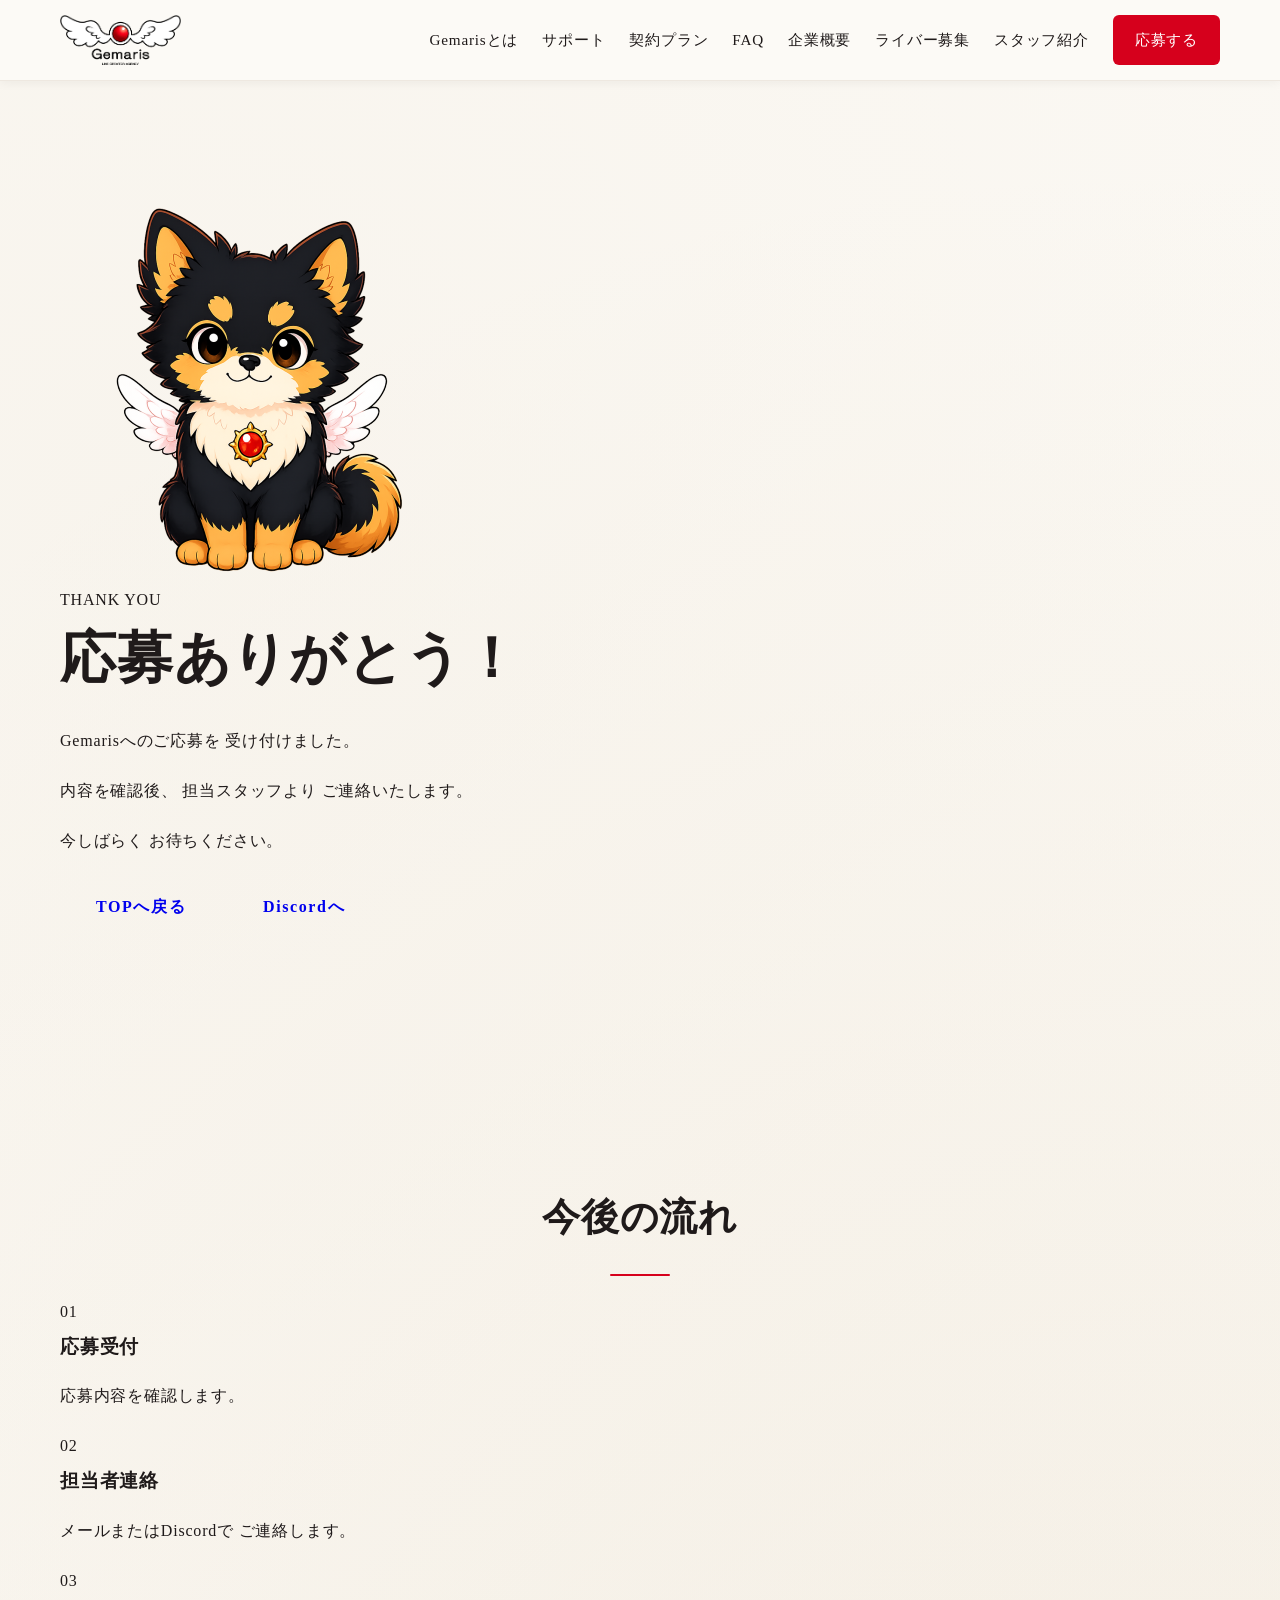
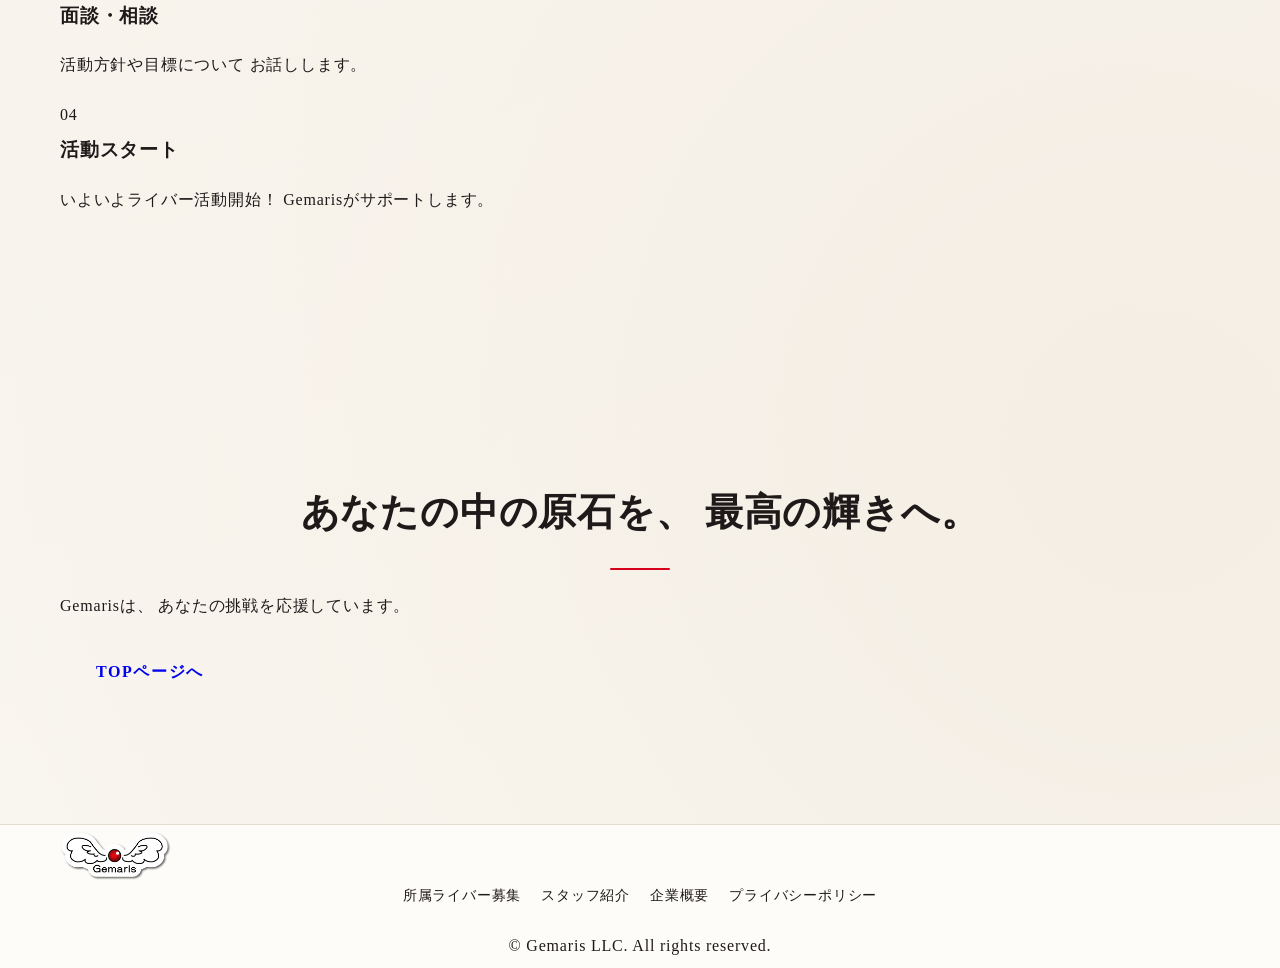
<file: thanks.html>
<!DOCTYPE html>
<html lang="ja">

<head>

<meta charset="UTF-8">
<meta name="viewport"
content="width=device-width, initial-scale=1.0">

<title>

応募ありがとうございました｜Gemaris

</title>

<meta name="description"
content="Gemaris応募完了ページ">

<link rel="stylesheet"
href="css/style.css">

</head>

<body>

<!-- =========================
HEADER
========================= -->
<header class="header">
    <div class="container header-inner">
        <a href="index.html">
            <img src="images/image(24).png" alt="Gemaris" class="logo">
        </a>

        <!-- ハンバーガーボタン -->
        <button class="hamburger" id="js-hamburger">
            <span></span><span></span><span></span>
        </button>

        <!-- ナビゲーション本体 -->
        <nav class="nav-menu" id="js-nav-menu">
            <a href="#about">Gemarisとは</a>
            <a href="#support">サポート</a>
            <a href="#plans">契約プラン</a>
            <a href="#faq">FAQ</a>
            <a href="company.html">企業概要</a>
            <a href="recruit.html">ライバー募集</a>
            <a href="staff.html">スタッフ紹介</a>
            <a href="apply.html" class="apply-btn">応募する</a>
        </nav>
    </div>
</header>

<section class="page-hero section">

<div class="container">

<div class="thanks-wrapper">

<div>

<img
src="images/iris-main.png"
alt="イリス"
class="thanks-iris">

</div>

<div class="thanks-content">

<span class="thanks-badge">

THANK YOU

</span>

<h1>

応募ありがとう！

</h1>

<p>

Gemarisへのご応募を
受け付けました。

</p>

<p>

内容を確認後、
担当スタッフより
ご連絡いたします。

</p>

<p>

今しばらく
お待ちください。

</p>

<div class="thanks-buttons">

<a
href="index.html"
class="button btn-red">

TOPへ戻る

</a>

<a
href="https://discord.gg/xxxxx"
target="_blank"
class="button btn-discord">

Discordへ

</a>

</div>

</div>

</div>

</div>

</section>

<section class="section">

<div class="container">

<div class="next-step">

<h2>

今後の流れ

</h2>

<div class="step-grid">

<div class="step-card">

<div class="step-no">

01

</div>

<h3>

応募受付

</h3>

<p>

応募内容を確認します。

</p>

</div>

<div class="step-card">

<div class="step-no">

02

</div>

<h3>

担当者連絡

</h3>

<p>

メールまたはDiscordで
ご連絡します。

</p>

</div>
<div class="step-card">

<div class="step-no">

03

</div>

<h3>

面談・相談

</h3>

<p>

活動方針や目標について
お話しします。

</p>

</div>

<div class="step-card">

<div class="step-no">

04

</div>

<h3>

活動スタート

</h3>

<p>

いよいよライバー活動開始！
Gemarisがサポートします。

</p>

</div>

</div>

</div>

</div>

</section>

<section class="section">

<div class="container">

<div class="cta-box">

<h2>

あなたの中の原石を、
最高の輝きへ。

</h2>

<p>

Gemarisは、
あなたの挑戦を応援しています。

</p>

<a
href="index.html"
class="button btn-red">

TOPページへ

</a>

</div>

</div>

</section>

<footer class="footer">

<div class="container footer-inner">

<div>

<img
src="images/logo.png"
alt="Gemaris"
class="logo">

</div>

<div class="footer-links">

<a href="recruit.html">

所属ライバー募集

</a>

<a href="staff.html">

スタッフ紹介

</a>

<a href="company.html">

企業概要

</a>

<a href="privacy.html">

プライバシーポリシー

</a>

</div>

</div>

<div class="container">

<div class="footer-bottom">

© Gemaris LLC. All rights reserved.

</div>

</div>

</footer>
<script>
    const hamburger = document.getElementById('js-hamburger');
    const navMenu = document.getElementById('js-nav-menu');

    // ハンバーガーボタンのクリックイベント
    hamburger.addEventListener('click', () => {
        navMenu.classList.toggle('is-active');
    });

    // 💡 別のページから「戻る」で戻ってきたときに状態を完全リセットする魔法の処理
    window.addEventListener('pageshow', (event) => {
        // キャッシュから読み込まれた場合（戻るボタンなど）でも強制リセット
        if (navMenu) {
            navMenu.classList.remove('is-active');
        }
    });

    // リンクをクリックしてメニューが閉じないバグもついでに予防（念のため）
    const navLinks = navMenu.querySelectorAll('a');
    navLinks.forEach(link => {
        link.addEventListener('click', () => {
            navMenu.classList.remove('is-active');
        });
    });
</script>
</body>

</html>
</file>
<file: css/style.css>
/* ==========================================================================
   VARIABLES & RESET
   ========================================================================== */
:root {
  --gem-red: #D6001C;
  --gem-red-dark: #B50018;
  --gem-black: #1F1A1A;
  --gem-gray: #554D4D;
  --gem-paper: #FCFAF6;
  --gem-paper-light: #FDFCF9;
  --gem-border: #E5DDD1;
  --discord: #5865F2;
  --shadow: 0 15px 45px rgba(215, 201, 182, 0.25);
}

* {
  margin: 0;
  padding: 0;
  box-sizing: border-box;
}

html {
  scroll-behavior: smooth;
}

body {
  font-family: "Times New Roman", "Noto Serif JP", "Hiragino Mincho ProN", "Hiragino Sans", serif;
  color: var(--gem-black);
  line-height: 2.0;
  letter-spacing: 0.05em;
  background: 
    radial-gradient(circle at 10% 20%, rgba(243, 237, 226, 0.45), transparent 80%),
    radial-gradient(circle at 90% 80%, rgba(229, 216, 193, 0.35), transparent 80%),
    var(--gem-paper);
}

img {
  max-width: 100%;
  display: block;
}

a {
  text-decoration: none;
}

/* ==========================================================================
   LAYOUT & COMMON
   ========================================================================== */
.container {
  width: 100%;
  max-width: 1200px;
  margin: auto;
  padding: 0 20px;
}

.section {
  padding: 120px 0;
}

h1 {
  font-size: 3.5rem;
  line-height: 1.5;
  margin-bottom: 25px;
  font-weight: 600;
}

h2 {
  font-size: 2.4rem;
  text-align: center;
  margin-bottom: 20px;
  position: relative;
  font-weight: 600;
}

h2::after {
  content: "";
  width: 60px;
  height: 2px;
  background: var(--gem-red);
  display: block;
  margin: 18px auto 0;
  border-radius: 999px;
}

h3 {
  margin-bottom: 15px;
  font-weight: 600;
}

p {
  margin-bottom: 18px;
}

.section-lead {
  max-width: 800px;
  margin: 0 auto 60px;
  text-align: center;
  color: var(--gem-gray);
  font-size: 1.05rem;
}

ul {
  padding-left: 20px;
}

li {
  margin-bottom: 10px;
}

/* ==========================================================================
   HEADER & NAVIGATION
   ========================================================================== */
.header {
  position: sticky;
  top: 0;
  z-index: 9999;
  background: rgba(252, 250, 246, 0.95);
  backdrop-filter: blur(15px);
  border-bottom: 1px solid rgba(229, 221, 209, 0.6);
  box-shadow: 0 2px 10px rgba(0,0,0,0.05);
}

.header-inner {
  height: 80px;
  display: flex;
  justify-content: space-between;
  align-items: center;
}

.logo {
  height: 50px;
}

.nav-menu {
  display: flex;
  gap: 24px;
  align-items: center;
}

.nav-menu a {
  color: var(--gem-black);
  font-weight: 500;
  font-size: 0.95rem;
  transition: .3s;
}

.nav-menu a:hover {
  color: var(--gem-red);
}

.apply-btn {
  background: var(--gem-red);
  color: white !important;
  padding: 10px 22px;
  border-radius: 6px;
  font-weight: 600;
}

.hamburger {
  display: none;
}

/* ==========================================================================
   BUTTONS
   ========================================================================== */
.button {
  display: inline-block;
  padding: 16px 36px;
  border-radius: 6px;
  font-weight: 600;
  letter-spacing: 0.1em;
  transition: .3s ease;
}

.apply-button {
  background: var(--gem-red);
  color: white;
  box-shadow: 0 8px 25px rgba(214, 0, 28, 0.2);
}

.apply-button:hover {
  background: var(--gem-red-dark);
  transform: translateY(-2px);
  box-shadow: 0 12px 30px rgba(214, 0, 28, 0.3);
}

.discord-button {
  background: var(--discord);
  color: white;
}

.discord-button:hover {
  transform: translateY(-2px);
}

/* ==========================================================================
   HERO SECTION
   ========================================================================== */
.hero {
  min-height: 100vh;
  display: flex;
  align-items: center;
  justify-content: center;
  text-align: center;
  position: relative;
  overflow: hidden;
  padding-top: 120px;
}

.hero-logo-bg {
  position: absolute;
  top: 50%;
  left: 50%;
  width: 900px;
  max-width: 90vw;
  transform: translate(-50%,-50%);
  opacity: .03;
}

.hero-inner {
  position: relative;
  z-index: 10;
}

.hero-logo {
  height: 200px;
  margin: auto;
  margin-bottom: 30px;
}

.hero-category {
  color: var(--gem-red-dark);
  font-weight: 600;
  letter-spacing: 0.25em;
  margin-bottom: 25px;
  display: flex;
  align-items: center;
  justify-content: center;
  gap: 20px;
}

.hero-category::before,
.hero-category::after {
  content: "";
  width: 30px;
  height: 1px;
  background: var(--gem-border);
  display: inline-block;
}

.hero h1 {
  font-size: clamp(1.8rem, 3.5vw, 2.8rem);
  font-weight: 600;
  color: var(--gem-black);
  line-height: 1.6;
}

.hero-text {
  max-width: 700px;
  margin: auto;
}

.hero-buttons {
  margin-top: 45px;
  display: flex;
  justify-content: center;
  gap: 20px;
  flex-wrap: wrap;
}

/* ==========================================================================
   CARDS & GRIDS
   ========================================================================== */
.concept-card,
.origin-card,
.support-card,
.plan-card,
.manual-card,
.company-link-card,
.business-card {
  background: rgba(255, 255, 255, 0.8);
  border: 1px solid rgba(229, 221, 209, 0.6);
  border-radius: 16px;
  padding: 40px;
  box-shadow: var(--shadow);
  transition: .3s ease;
  color: var(--gem-black) !important;
}

.concept-card:hover,
.origin-card:hover,
.support-card:hover,
.plan-card:hover,
.manual-card:hover {
  transform: translateY(-5px);
  box-shadow: 0 20px 50px rgba(215, 201, 182, 0.35);
}

.concept-card p, .origin-card p, .support-card p, .plan-card p, .manual-card p, .company-link-card p, .business-card p,
.concept-card li, .origin-card li, .support-card li, .plan-card li, .manual-card li {
  color: var(--gem-gray) !important;
  opacity: 1 !important;
}

.concept-grid, .support-grid, .manual-grid, .business-grid {
  display: grid;
  grid-template-columns: repeat(3, 1fr);
  gap: 30px;
}

.plan-grid {
  display: grid;
  grid-template-columns: repeat(2, 1fr);
  gap: 30px;
}

.origin-message {
  margin-top: 60px;
  background: rgba(255, 255, 255, 0.8);
  border: 1px solid rgba(229, 221, 209, 0.6);
  border-radius: 16px;
  padding: 50px;
  text-align: center;
  box-shadow: var(--shadow);
  color: var(--gem-black) !important;
}

/* ==========================================================================
   🛠️ STAFF TEASER SECTION (イラストはみ出し完全修正版)
   ========================================================================== */
.company-link-card {
  background: #ffffff !important;
  border: 1px solid #E5DDD1 !important;
  border-radius: 24px !important;
  padding: 50px 40px !important;
  box-shadow: 0 20px 50px rgba(215, 201, 182, 0.2) !important;
  text-align: center;
  margin-top: 30px;
}

.staff-teaser-img {
  display: block;
  width: 100%;
  max-width: 320px;
  height: auto;
  margin: 30px auto;
}

/* ==========================================================================
   🛠️ EQUIPMENT & SUPPORT ITEM GRID (配信活動サポート)
   ========================================================================== */
.support-item-grid {
  display: flex;
  gap: 30px;
  justify-content: center;
  flex-wrap: wrap;
  margin-bottom: 50px;
}

.support-item-card {
  flex: 1;
  min-width: 250px;
  max-width: 300px;
  text-align: center;
}

.support-item-imgbox {
  width: 100%;
  aspect-ratio: 1/1;
  overflow: hidden;
  border-radius: 16px;
  background: #fff;
  box-shadow: 0 10px 30px rgba(215, 201, 182, 0.2);
  margin-bottom: 15px;
}

.support-item-imgbox img {
  width: 100%;
  height: 100%;
  object-fit: cover;
}

.support-item-card h3 {
  font-size: 1.1rem;
  font-weight: 600;
  color: #1F1A1A;
}

/* ==========================================================================
   🛠️ EXPENSE SUBSIDY GRID (経費補助制度)
   ========================================================================== */
.expense-grid {
  display: flex;
  gap: 20px;
  justify-content: center;
  flex-wrap: wrap;
}

.expense-card-item {
  flex: 1;
  min-width: 220px;
  max-width: 260px;
  background: #ffffff;
  border: 1px solid #E5DDD1;
  padding: 40px 20px;
  border-radius: 16px;
  text-align: center;
  box-shadow: 0 15px 45px rgba(215, 201, 182, 0.25);
}

.expense-icon {
  font-size: 2.5rem;
  margin-bottom: 15px;
}

.expense-card-item h3 {
  font-size: 1.1rem;
  font-weight: 600;
  color: #1F1A1A;
  margin: 0;
}

/* ==========================================================================
   🛠️ FAQ SECTION
   ========================================================================== */
.faq-iris {
  text-align: center;
  margin-bottom: 20px;
}

.faq-iris-img {
  max-width: 200px;
  margin: 0 auto;
}

.faq-list-wrapper {
  display: flex;
  flex-direction: column;
  gap: 25px;
  max-width: 800px;
  margin: 0 auto;
}

.faq-item {
  background: #ffffff;
  border: 1px solid #E5DDD1;
  border-left: 5px solid #E50914;
  border-radius: 12px;
  padding: 25px;
  box-shadow: 0 10px 30px rgba(215, 201, 182, 0.15);
  text-align: left;
}

.faq-item h3 {
  margin: 0 0 15px 0;
  font-size: 1.1rem;
  font-weight: 700;
  color: #1F1A1A;
}

.faq-item p {
  margin: 0;
  padding-left: 24px;
  color: #554D4D;
  font-size: 0.95rem;
  line-height: 1.8;
}

/* ==========================================================================
   🛠️ RECRUIT TEASER SECTION (スマホパツパツ解消版)
   ========================================================================== */
.recruit-teaser-section {
  padding: 80px 0;
  background: #fdfbf7;
}

.recruit-teaser-container {
  max-width: 1000px;
  margin: 0 auto;
  padding: 0 20px;
  text-align: center;
}

.recruit-teaser-card {
  background: #ffffff;
  border: 1px solid #E5DDD1;
  border-radius: 24px;
  padding: 50px 40px;
  box-shadow: 0 20px 50px rgba(215, 201, 182, 0.2);
  display: flex;
  flex-wrap: wrap;
  align-items: center;
  gap: 40px;
  text-align: left;
}

.recruit-teaser-text {
  flex: 1;
  min-width: 300px;
}

.recruit-teaser-image {
  flex: 1;
  min-width: 300px;
  text-align: center;
}

.recruit-teaser-image img {
  width: 100%;
  max-width: 400px;
  border-radius: 16px;
  box-shadow: 0 10px 30px rgba(0,0,0,0.08);
}

.recruit-teaser-badge {
  background: #E50914;
  color: #fff;
  padding: 6px 14px;
  font-size: 0.8rem;
  font-weight: 700;
  border-radius: 50px;
  display: inline-block;
  margin-bottom: 15px;
}

.recruit-teaser-text h3 {
  font-size: 1.6rem;
  font-weight: 700;
  color: #1F1A1A;
  margin: 0 0 20px 0;
  line-height: 1.4;
}

.recruit-teaser-desc {
  color: #554D4D;
  font-size: 1rem;
  line-height: 1.8;
  margin-bottom: 30px;
}

.recruit-teaser-btn {
  display: inline-block;
  padding: 15px 40px;
  background: #1F1A1A;
  color: #fff;
  border-radius: 50px;
  font-weight: 700;
  box-shadow: 0 8px 20px rgba(0,0,0,0.15);
}

/* ==========================================================================
   🛠️ STORY / INTERVIEW SECTION (ボタン感・リッチ誘導版)
   ========================================================================== */
.story-section {
  background: #fdfbf7;
}

.story-grid {
  display: grid;
  grid-template-columns: repeat(auto-fit, minmax(280px, 1fr));
  gap: 30px;
  margin-top: 40px;
}

.story-card {
  display: block;
  background: #ffffff;
  border: 1px solid #E5DDD1;
  border-radius: 16px;
  padding: 40px 30px;
  box-shadow: 0 10px 30px rgba(215, 201, 182, 0.15);
  transition: all 0.4s cubic-bezier(0.165, 0.84, 0.44, 1);
}

.story-card-inner {
  display: flex;
  flex-direction: column;
  height: 100%;
  min-height: 180px;
}

.story-tag {
  font-size: 0.75rem;
  letter-spacing: 0.15em;
  color: #554D4D;
  font-weight: 700;
  margin-bottom: 15px;
}

.story-card h3 {
  font-size: 1.35rem;
  font-weight: 700;
  color: #1F1A1A;
  line-height: 1.5;
  margin-bottom: 15px;
  transition: color 0.3s ease;
}

.story-card p {
  font-size: 0.95rem;
  color: #554D4D;
  line-height: 1.6;
  margin-bottom: 20px;
}

.story-more {
  margin-top: auto;
  font-size: 0.85rem;
  font-weight: 700;
  color: #1F1A1A;
  display: inline-flex;
  align-items: center;
}

.story-more::after {
  content: "→";
  margin-left: 8px;
  transition: transform 0.3s ease;
}

.story-card:hover {
  transform: translateY(-8px);
  box-shadow: 0 20px 40px rgba(215, 201, 182, 0.4);
  border-color: #1F1A1A;
}

.story-card:hover h3 {
  color: #E50914;
}

.story-card:hover .story-more::after {
  transform: translateX(6px);
}

.story-cta-card {
  border: 2px dashed #E50914;
  background: rgba(229, 9, 20, 0.02);
}

.story-cta-card h3 { color: #E50914; }
.story-cta-card .cta-tag {
  color: #E50914;
  background: rgba(229, 9, 20, 0.1);
  padding: 2px 8px;
  border-radius: 4px;
}
.story-cta-card .story-more { color: #E50914; }

/* ==========================================================================
   🛠️ CTA SECTION (隙間＆等幅スマホ最適化)
   ========================================================================== */
.cta-section {
  text-align: center;
  padding: 80px 0;
}

.cta-buttons {
  display: flex;
  justify-content: center;
  align-items: center;
  gap: 20px;
  margin-top: 40px;
  flex-wrap: wrap;
}

.cta-section .apply-button {
  display: inline-block;
  padding: 16px 40px;
  background: #E50914;
  color: #ffffff;
  border-radius: 8px;
  font-weight: 700;
  box-shadow: 0 8px 20px rgba(229, 9, 20, 0.2);
  min-width: 200px;
  text-align: center;
}

/* ==========================================================================
   DISCORD & FOOTER
   ========================================================================== */
.discord-section { text-align: center; }
.footer { padding: 6px 0; background: var(--gem-paper-light); border-top: 1px solid var(--gem-border); text-align: center; }
.footer-logo img { height: 40px; margin: 0 auto 20px; }
.footer-links { display: flex; justify-content: center; gap: 20px; flex-wrap: wrap; margin-bottom: 20px; }
.footer-links a { color: var(--gem-black); font-size: 0.9rem; }
.copyright { margin-top: 20px; font-size: 0.8rem; color: var(--gem-gray); }

/* ==========================================================================
   📱 RESPONSIVE (スマホ対応・メディアクエリ)
   ========================================================================== */
@media screen and (max-width: 768px) {
  .section { padding: 80px 0; }
  h1 { font-size: 2.2rem; }
  h2 { font-size: 1.8rem; }

  .concept-grid, .support-grid, .manual-grid, .business-grid, .plan-grid {
    grid-template-columns: 1fr !important;
    gap: 20px;
  }

  /* 💡 ハンバーガーメニュー周りの不具合完全撲滅指定 */
  .hamburger {
    display: block !important;
    width: 30px;
    height: 25px;
    position: relative;
    background: none;
    border: none;
    cursor: pointer;
    z-index: 10000;
  }
  
  .hamburger span {
    display: block;
    width: 100%;
    height: 2px;
    background: #1F1A1A;
    position: absolute;
    transition: all 0.3s ease;
  }
  
  .hamburger span:nth-child(1) { top: 0; }
  .hamburger span:nth-child(2) { top: 11px; }
  .hamburger span:nth-child(3) { bottom: 0; }

  /* 💡 ボタン押下時に三本線を「✕」に変形 */
  .hamburger.is-active span:nth-child(1) { transform: translateY(11px) rotate(45deg); }
  .hamburger.is-active span:nth-child(2) { opacity: 0; }
  .hamburger.is-active span:nth-child(3) { transform: translateY(-12px) rotate(-45deg); }

  /* 💡 display: none から !important を排除してJSでの展開を許可 */
  .nav-menu {
    display: none; 
    position: absolute;
    top: 80px;
    left: 0;
    width: 100%;
    background: rgba(252, 250, 246, 0.98);
    flex-direction: column;
    padding: 30px;
    gap: 20px;
    box-shadow: 0 10px 20px rgba(0,0,0,0.05);
    border-bottom: 1px solid rgba(229, 221, 209, 0.6);
    z-index: 9999;
  }
  
  /* 開いた時は!important付きで強制表示 */
  .nav-menu.is-active {
    display: flex !important;
  }
  
  .apply-btn { width: 100%; text-align: center; }

  /* スタッフカードスマホ余白 */
  .company-link-card { padding: 30px 20px !important; margin: 30px 15px 0 !important; }
  .staff-teaser-img { max-width: 240px; }

  /* 募集 teaser スマホ最適化 */
  .recruit-teaser-section { padding: 50px 0; }
  .recruit-teaser-card { padding: 30px 20px; gap: 25px; }
  .recruit-teaser-text, .recruit-teaser-image { min-width: 100%; }
  .recruit-teaser-text h3 { font-size: 1.35rem; }
  .recruit-teaser-desc { font-size: 0.95rem; }
  .recruit-teaser-btn-wrap { text-align: center; }
  .recruit-teaser-btn { width: 100%; max-width: 280px; }

  /* STORYカードスマホ最適化 */
  .story-grid { gap: 20px; }
  .story-card { padding: 30px 24px; }
  .story-card-inner { min-height: 140px; }
  .story-card h3 { font-size: 1.25rem; }

  /* CTA縦並び＆等幅 */
  .cta-buttons { flex-direction: column; gap: 15px; padding: 0 20px; }
  .cta-section .apply-button { width: 100%; max-width: 300px; margin: 0 auto; }
}
</file>
<file: css/company.css>
/* ==========================================================================
   COMPANY PAGE SPECIFIC (企業概要ページ専用スタイル)
   ========================================================================== */
/* 企業概要を包むラグジュアリーな特製カード枠 */
.company-card {
  max-width: 800px;
  margin: 0 auto;
  background: rgba(255, 255, 255, 0.9);
  border: 1px solid rgba(229, 221, 209, 0.8); /* 上品なゴールドベージュ */
  border-radius: 12px;
  padding: 40px;
  box-shadow: 0 20px 50px rgba(215, 201, 182, 0.2);
}

/* テーブル全体の境界線とレイアウト調整 */
.company-table {
  width: 100%;
  border-collapse: collapse;
  font-size: 1.05rem;
}

/* 各行の区切りを美しい極細の境界線に */
.company-table tr {
  border-bottom: 1px solid rgba(229, 221, 209, 0.5);
}

.company-table tr:last-child {
  border-bottom: none; /* 最後の行の線は消してスッキリ */
}

/* 左側：項目名（会社名、代表者など） */
.company-table th {
  width: 25%;
  text-align: left;
  vertical-align: top;
  padding: 24px 16px;
  color: var(--gem-black);
  font-weight: 600;
  letter-spacing: 0.1em;
  position: relative;
}

/* ほんのりアクセントとして項目の左側に細い赤線を仕込む小技 */
.company-table th::before {
  content: "";
  position: absolute;
  left: 0;
  top: 28px;
  width: 3px;
  height: 14px;
  background: var(--gem-red);
  border-radius: 2px;
}

/* 右側：具体的な中身 */
.company-table td {
  width: 75%;
  padding: 24px 16px;
  color: var(--gem-gray);
  line-height: 1.8;
}

/* スマホの時はテーブルを縦に並び替えて崩れを防止 */
@media screen and (max-width: 768px) {
  .company-card {
    padding: 20px;
    margin: 0 10px;
  }
  
  .company-table tr {
    display: flex;
    flex-direction: column;
    padding: 15px 0;
  }
  
  .company-table th, 
  .company-table td {
    width: 100% !important;
    padding: 6px 0 !important;
  }
  
  .company-table th::before {
    top: 10px; /* スマホ時の赤線の位置微調整 */
  }
}
</file>
<file: css/faq.css>
/* ==========================================================================
   よくある質問ページ（faq.html）専用スタイル
   ========================================================================== */

/* 下層共通ページヘッダー（バッティング防止） */
.page-header {
  background: #f8f9fa !important;
  padding: 40px 20px !important;
  text-align: center !important;
  border-bottom: 1px solid #eeeeee !important;
}
.page-header h1 {
  font-size: 24px !important;
  color: #333333 !important;
  margin-bottom: 10px !important;
}
.page-header p {
  font-size: 14px !important;
  color: #666666 !important;
}

/* FAQ全体のコンテナ */
.faq-section .faq-list {
  max-width: 840px !important;
  margin: 0 auto !important;
  display: flex !important;
  flex-direction: column !important;
  gap: 25px !important; /* 各質問ごとの隙間 */
}

/* 各質問のボックス */
.faq-section .faq-item {
  background: #ffffff !important;
  border: 1px solid #eef2f5 !important;
  border-radius: 10px !important;
  padding: 25px 30px !important;
  box-shadow: 0 4px 12px rgba(0, 0, 0, 0.01) !important;
  box-sizing: border-box !important;
}

/* 質問エリア（Q） */
.faq-section .faq-question {
  display: flex !important;
  align-items: flex-start !important;
  gap: 15px !important;
  margin-bottom: 15px !important;
}

.faq-section .faq-question h2 {
  font-size: 18px !important;
  color: #2c3e50 !important;
  line-height: 1.4 !important;
  margin: 0 !important;
  text-align: left !important;
  font-weight: bold !important;
}

/* 回答エリア（A） */
.faq-section .faq-answer {
  display: flex !important;
  align-items: flex-start !important;
  gap: 15px !important;
  padding-top: 15px !important;
  border-top: 1px dashed #eef2f5 !important; /* QとAの間の区切り線 */
}

.faq-section .faq-answer p {
  font-size: 15px !important;
  color: #555555 !important;
  line-height: 1.7 !important;
  margin: 0 !important;
  text-align: left !important;
}

/* QとAの丸バッジ共通スタイル */
.faq-section .faq-q-badge,
.faq-section .faq-a-badge {
  display: flex !important;
  align-items: center !important;
  justify-content: center !important;
  width: 28px !important;
  height: 28px !important;
  border-radius: 50% !important;
  font-weight: 900 !important;
  font-size: 15px !important;
  font-family: 'Arial Black', sans-serif !important;
  flex-shrink: 0 !important;
}

/* Qバッジは鮮やかな青 */
.faq-section .faq-q-badge {
  background-color: #007bff !important;
  color: #ffffff !important;
}

/* Aバッジはソフトなオレンジ */
.faq-section .faq-a-badge {
  background-color: #f39c12 !important;
  color: #ffffff !important;
}

/* 📱 スマホ用レスポンシブ（画面幅768px以下） */
@media screen and (max-width: 768px) {
  .page-header {
    padding: 30px 15px !important;
  }
  .page-header h1 {
    font-size: 20px !important;
  }

  .faq-section .faq-item {
    padding: 20px 15px !important; /* スマホ用に内側の余白を絞る */
    border-radius: 8px !important;
  }

  .faq-section .faq-question h2 {
    font-size: 15px !important; /* スマホで文字が折り返されすぎない絶妙なサイズ */
  }

  .faq-section .faq-answer p {
    font-size: 13.5px !important; /* 読みやすさ重視のフォントサイズ */
    line-height: 1.6 !important;
  }

  .faq-section .faq-q-badge,
  .faq-section .faq-a-badge {
    width: 24px !important; /* バッジもスマホ用に一回り小さく */
    height: 24px !important;
    font-size: 13px !important;
  }
  
  .faq-section .faq-question,
  .faq-section .faq-answer {
    gap: 10px !important; /* バッジとテキストの間隔を狭めて横幅を確保 */
  }
}
</file>
<file: css/plan.css>
/* ==========================================================
PLAN COMPARISON
========================================================== */

.plan-comparison-section{
background:#faf8f3;
}

.comparison-title{
text-align:center;
margin-bottom:15px;
}

.comparison-cards{
display:grid;
grid-template-columns:repeat(2,1fr);
gap:30px;
margin-top:50px;
}

.compare-card{
background:#fff;
border:1px solid #e5ddd1;
border-radius:20px;
overflow:hidden;

box-shadow:
0 10px 30px rgba(0,0,0,.05);
}

.compare-head{
padding:35px 25px;
text-align:center;
border-bottom:1px solid #eee;
}

.compare-head h3{
margin:0;
font-size:28px;
}

.compare-rate{
margin-top:12px;
color:#666;
}

.compare-rate span{
display:block;
margin-top:8px;
color:#d6001c;
font-size:34px;
font-weight:700;
}

.compare-list{
list-style:none;
margin:0 !important;
padding:0 !important;
}

.compare-list li{
margin:0 !important;
padding:18px 24px;

display:flex;
justify-content:space-between;
align-items:center;

border-bottom:1px solid #f1f1f1;
}

.compare-list li:last-child{
border-bottom:none;
}

.compare-list span{
font-weight:600;
}

.compare-list strong{
text-align:right;
}

.ok{
color:#2563eb;
font-weight:700;
}

.ng{
color:#bcbcbc;
}

.featured{
border:2px solid #d6001c;
position:relative;
}

.featured-label{
background:#d6001c;
color:#fff;

text-align:center;

font-size:13px;
font-weight:700;

padding:10px;
}

.comparison-note{
margin-top:25px;
text-align:center;
color:#666;
font-size:14px;
}

/* ==========================
SP
========================== */

@media(max-width:768px){

.comparison-cards{
grid-template-columns:1fr;
gap:20px;
}

.compare-head h3{
font-size:22px;
}

.compare-rate span{
font-size:28px;
}

.compare-list li{
padding:15px 18px;
}

}
</file>
<file: css/recruit.css>
@charset "utf-8";

/* ===================================================
  ライバー募集ページ レイアウト再構築CSS
=================================================== */

.recruit-page-wrapper {
  background-color: #f7f5f0 !important;
  padding: 80px 0 !important;
  font-family: 'Helvetica Neue', Arial, 'Hiragino Kaku Gothic ProN', sans-serif !important;
  color: #1F1A1A !important;
}

.container-recruit {
  max-width: 900px !important; /* 読みやすさのために全体の幅を少しスマートに */
  margin: 0 auto !important;
  padding: 0 20px !important;
}

/* ===================================================
  ① メッセージセクション（上段）
=================================================== */
.section-message {
  text-align: center !important;
  margin-bottom: 50px !important;
}

.section-message h2 {
  font-size: 2.2rem !important;
  color: #1F1A1A !important;
  font-weight: 700 !important;
  margin-bottom: 35px !important;
  line-height: 1.5 !important;
  letter-spacing: 0.03em !important;
}

.section-message h2::after {
  content: '' !important;
  display: block !important;
  width: 60px !important;
  height: 4px !important;
  background: #E50914 !important;
  margin: 20px auto 0 !important;
  border-radius: 2px !important;
}

.main-text p {
  font-size: 1.05rem !important; /* 文字を少しだけ大きくして読みやすく */
  color: #4A4242 !important;
  line-height: 2.0 !important;   /* 行間を広げて高級感を出す */
  margin-bottom: 24px !important;
  text-align: left !important;  /* 左寄せにして、中央寄せのガタツキを防止 */
}

/* ===================================================
  ② ボタンセクション（中段：横並び）
=================================================== */
.section-buttons {
  display: flex !important;
  justify-content: center !important;
  gap: 20px !important;
  margin-bottom: 80px !important; /* 下のキャラエリアとの間にしっかり余白を確保 */
}

.section-buttons .btn {
  display: inline-flex !important;
  align-items: center !important;
  justify-content: center !important;
  width: 100% !important;
  max-width: 280px !important;
  height: 56px !important;
  font-size: 1.05rem !important;
  font-weight: 700 !important;
  text-decoration: none !important;
  border-radius: 50px !important;
  transition: all 0.3s ease !important;
  box-shadow: 0 4px 15px rgba(0,0,0,0.06) !important;
}

.btn-red {
  background: #E50914 !important;
  color: #ffffff !important;
}
.btn-red:hover {
  background: #b8070f !important;
  transform: translateY(-3px) !important;
  box-shadow: 0 8px 25px rgba(229, 9, 20, 0.2) !important;
}

.btn-discord {
  background: #5865F2 !important;
  color: #ffffff !important;
}
.btn-discord:hover {
  background: #454FBF !important;
  transform: translateY(-3px) !important;
  box-shadow: 0 8px 25px rgba(88, 101, 242, 0.2) !important;
}

/* ===================================================
  ③ キャラクターセクション（下段：横並びでお出迎え）
=================================================== */
.section-characters {
  display: flex !important;
  justify-content: space-around !important;
  align-items: flex-end !important;
  gap: 40px !important;
  border-top: 2px dashed #E5DDD1 !important; /* 区切り線を入れて別セクション化 */
  padding-top: 60px !important;
}

.char-box {
  flex: 1 !important;
  max-width: 300px !important;
  display: flex !important;
  flex-direction: column !important;
  align-items: center !important;
}

.char-img {
  width: 100% !important;
  height: auto !important;
  max-width: 220px !important;
  object-fit: contain !important;
}

/* 吹き出しの共通スタイル */
.balloon {
  position: relative !important;
  background: #ffffff !important;
  border: 2px solid #E5DDD1 !important;
  border-radius: 16px !important;
  padding: 15px !important;
  font-size: 0.9rem !important;
  line-height: 1.6 !important;
  font-weight: 600 !important;
  color: #1F1A1A !important;
  text-align: center !important;
  margin-bottom: 20px !important;
  box-shadow: 0 8px 24px rgba(215, 201, 182, 0.25) !important;
  width: 100% !important;
  box-sizing: border-box !important;
}

/* 吹き出しの三角突起 */
.balloon::after {
  content: '' !important;
  position: absolute !important;
  bottom: -12px !important;
  left: 50% !important;
  transform: translateX(-50%) !important;
  border-width: 12px 10px 0 !important;
  border-style: solid !important;
  border-color: #ffffff transparent transparent !important;
  z-index: 2 !important;
}
.balloon::before {
  content: '' !important;
  position: absolute !important;
  bottom: -15px !important;
  left: 50% !important;
  transform: translateX(-50%) !important;
  border-width: 15px 12px 0 !important;
  border-style: solid !important;
  border-color: #E5DDD1 transparent transparent !important;
  z-index: 1 !important;
}

/* ===================================================
  スマホ対応レスポンシブ
=================================================== */
@media (max-width: 768px) {
  .section-buttons {
    flex-direction: column !important;
    align-items: center !important;
    gap: 12px !important;
  }
  .section-characters {
    flex-direction: column !important;
    align-items: center !important;
    gap: 50px !important;
  }
  .char-box {
    max-width: 260px !important;
  }
  .section-message h2 {
    font-size: 1.6rem !important;
  }
}
</file>
<file: css/story.css>
/* =========================================
   NETFLIX-INSPIRED CINEMATIC STYLE
========================================= */

:root {
  --net-black: #08080a;        /* より深いシネマブラック */
  --net-dark-gray: #14141d;   /* スクリーンの影を表現するダークグレー */
  --net-red: #E50914;          /* Netflixネオンレッド */
  --net-red-glow: rgba(229, 9, 20, 0.15);
  --text-light: #f5f5f7;      /* 視認性の高いホワイト */
  --text-muted: #a0a0ab;      /* 字幕風のミディアムグレー */
}

/* 全体設定 */
* {
  box-sizing: border-box;
}

body {
  margin: 0;
  padding: 0;
  background-color: var(--net-black);
  color: var(--text-light);
  font-family: 'Noto Sans JP', sans-serif;
  line-height: 1.8;
  letter-spacing: 0.04em;
  overflow-x: hidden;
}

.container {
  width: 100%;
  max-width: 960px;
  margin: 0 auto;
  padding: 0 24px;
}

/* =========================
   HEADER & NAVIGATION
========================= */
.header {
  position: fixed;
  top: 0;
  left: 0;
  width: 100%;
  z-index: 9999;
  background: linear-gradient(to bottom, rgba(0,0,0,0.9) 0%, rgba(0,0,0,0) 100%);
  transition: background 0.3s;
}

.header-inner {
  height: 70px;
  display: flex;
  justify-content: space-between;
  align-items: center;
}

.logo {
  height: 36px;
  display: block;
}

.nav-menu {
  display: flex;
  align-items: center;
  gap: 24px;
}

.nav-menu a {
  color: var(--text-light);
  text-decoration: none;
  font-size: 0.9rem;
  font-weight: 700;
  opacity: 0.7;
  transition: 0.3s;
}

.nav-menu a:hover {
  opacity: 1;
}

.nav-menu .apply-btn {
  background-color: var(--net-red);
  color: #fff;
  padding: 8px 16px;
  border-radius: 4px;
  opacity: 1;
  box-shadow: 0 2px 10px rgba(229, 9, 20, 0.4);
}

.nav-menu .apply-btn:hover {
  background-color: #ff1523;
}

/* PC時はハンバーガーボタンを非表示 */
.hamburger {
  display: none !important;
}

/* =========================
   HERO
========================= */
.hero-story {
  height: 100vh;
  display: flex;
  align-items: center;
  justify-content: center;
  text-align: center;
  position: relative;
  background: 
    radial-gradient(circle at center, rgba(229, 9, 20, 0.1) 0%, transparent 70%),
    linear-gradient(to bottom, rgba(8,8,10,0.4) 0%, var(--net-black) 95%);
}

.hero-content {
  max-width: 800px;
  padding: 0 20px;
  z-index: 10;
}

.hero-content .tag {
  color: var(--net-red);
  font-size: 0.85rem;
  font-weight: 700;
  letter-spacing: 0.3em;
  margin-bottom: 24px;
  text-shadow: 0 0 12px var(--net-red-glow);
}

.hero-content h1 {
  font-family: 'Noto Serif JP', serif;
  font-size: clamp(2.2rem, 5vw, 3.8rem);
  font-weight: 900;
  line-height: 1.4;
  margin-bottom: 28px;
  color: #fff;
  text-shadow: 0 2px 20px rgba(0,0,0,0.8);
}

.hero-content .sub {
  font-size: clamp(1rem, 2vw, 1.25rem);
  color: var(--text-muted);
  max-width: 600px;
  margin: 0 auto;
}

.scroll {
  position: absolute;
  bottom: 40px;
  left: 50%;
  transform: translateX(-50%);
  font-size: 0.75rem;
  letter-spacing: 0.2em;
  color: var(--text-muted);
}
.scroll .arrow {
  width: 1px;
  height: 40px;
  background: linear-gradient(to bottom, var(--net-red), transparent);
  margin: 10px auto 0;
  animation: lineScroll 2s infinite;
}

@keyframes lineScroll {
  0% { transform: scaleY(0); transform-origin: top; }
  50% { transform: scaleY(1); transform-origin: top; }
  100% { transform: scaleY(0); transform-origin: bottom; }
}

/* =========================
   INTRO
========================= */
.intro-section {
  padding: 100px 0 60px;
}

.prologue-box {
  text-align: center;
  max-width: 750px;
  margin: 0 auto;
}

.prologue-box .quote {
  font-family: 'Noto Serif JP', serif;
  font-size: clamp(1.4rem, 3vw, 2rem);
  font-weight: 600;
  color: #fff;
  line-height: 1.6;
  margin-bottom: 30px;
}

.prologue-box .lead-text {
  color: var(--text-muted);
  font-size: 1.05rem;
}

/* =========================
   STORY STREAM
========================= */
.story-stream {
  padding-bottom: 60px;
}

.story-episode {
  padding: 50px 0;
}

.episode-card {
  background-color: var(--net-dark-gray);
  border: 1px solid rgba(255,255,255,0.03);
  border-radius: 8px;
  padding: 50px 60px;
  box-shadow: 0 10px 30px rgba(0,0,0,0.5);
  transition: transform 0.3s, border-color 0.3s;
}

.episode-card:hover {
  transform: translateY(-2px);
  border-color: rgba(229, 9, 20, 0.3);
}

.episode-num {
  display: inline-block;
  color: var(--net-red);
  font-size: 0.8rem;
  font-weight: 700;
  letter-spacing: 0.15em;
  margin-bottom: 12px;
}

.episode-card h3 {
  font-family: 'Noto Serif JP', serif;
  font-size: clamp(1.3rem, 2.5vw, 1.75rem);
  font-weight: 700;
  color: #fff;
  margin-bottom: 30px;
  border-left: 3px solid var(--net-red);
  padding-left: 16px;
  line-height: 1.4;
}

.episode-body p {
  color: var(--text-light);
  font-size: 1rem;
  margin-bottom: 20px;
  opacity: 0.9;
}

.episode-body .highlight {
  font-family: 'Noto Serif JP', serif;
  font-size: 1.3rem;
  font-weight: 700;
  color: #fff;
  margin: 35px 0;
  text-align: center;
  position: relative;
}

.gimmick-list {
  list-style: none;
  padding: 24px 30px;
  background: rgba(0, 0, 0, 0.3);
  border-radius: 6px;
  margin: 30px 0;
  border: 1px dashed rgba(255,255,255,0.1);
}

.gimmick-list li {
  font-size: 0.95rem;
  color: var(--text-light);
  margin-bottom: 12px;
  display: flex;
  align-items: center;
}

.gimmick-list li::before {
  content: "▶";
  color: var(--net-red);
  font-size: 0.7rem;
  margin-right: 12px;
}

.gimmick-list li:last-child {
  margin-bottom: 0;
}

.credo-box {
  margin: 35px 0;
  padding: 20px;
  background: linear-gradient(90deg, rgba(229, 9, 20, 0.15), transparent);
  border-left: 2px solid var(--net-red);
  text-align: center;
}

.credo-box p {
  font-family: 'Noto Serif JP', serif;
  font-size: 1.15rem;
  font-weight: 700;
  color: #fff;
  margin-bottom: 10px;
}
.credo-box p:last-child {
  margin-bottom: 0;
}

/* =========================
   CTA
========================= */
.cta-section {
  padding: 120px 0;
  text-align: center;
  background: linear-gradient(to top, rgba(229, 9, 20, 0.1) 0%, var(--net-black) 100%);
}

.cta-section h2 {
  font-family: 'Noto Serif JP', serif;
  font-size: clamp(1.8rem, 4vw, 2.6rem);
  font-weight: 900;
  margin-bottom: 16px;
  color: #fff;
}

.section-lead {
  color: var(--text-muted);
  font-size: 1.1rem;
  margin-bottom: 40px;
}

.apply-button {
  display: inline-block;
  background-color: var(--net-red);
  color: #fff;
  text-decoration: none;
  padding: 18px 48px;
  font-size: 1.1rem;
  font-weight: 700;
  border-radius: 4px;
  box-shadow: 0 4px 20px rgba(229, 9, 20, 0.5);
  transition: transform 0.3s, background-color 0.3s;
}

.apply-button:hover {
  background-color: #ff1523;
  transform: scale(1.05);
}

/* =========================
   FOOTER
========================= */
.footer {
  padding: 40px 0;
  border-top: 1px solid rgba(255,255,255,0.05);
  text-align: center;
}

.footer p {
  color: var(--text-muted);
  font-size: 0.8rem;
  margin: 0;
}

/* ==========================================================================
   📱 RESPONSIVE (スマホ対応・他のCSSの競合を全てねじ伏せる設定)
   ========================================================================== */
@media screen and (max-width: 768px) {
  .episode-card {
    padding: 35px 24px;
  }
  
  .gimmick-list {
    padding: 16px 20px;
  }

  /* ハンバーガーボタンを確実に表示 */
  .hamburger {
    display: block !important;
    width: 30px;
    height: 25px;
    position: relative;
    background: none;
    border: none;
    cursor: pointer;
    z-index: 10000;
  }

  .hamburger span {
    display: block;
    width: 100%;
    height: 2px;
    background: #fff !important;
    position: absolute;
    transition: all 0.3s ease;
  }

  .hamburger span:nth-child(1) { top: 0; }
  .hamburger span:nth-child(2) { top: 11px; }
  .hamburger span:nth-child(3) { bottom: 0; }

  /* 三本線変形（X印） */
  .hamburger.is-active span:nth-child(1) {
    transform: translateY(11px) rotate(45deg);
  }

  .hamburger.is-active span:nth-child(2) {
    opacity: 0;
  }

  .hamburger.is-active span:nth-child(3) {
    transform: translateY(-12px) rotate(-45deg);
  }

  /* メニューの初期状態：他のCSSに邪魔されないよう!importantで隠す */
  .nav-menu {
    display: none !important;
    position: fixed !important;
    top: 0 !important;
</file>
<file: css/interview.css>
/* =========================================
  EDITORIAL MAGAZINE STYLE (interview.css)
========================================= */

:root {
  --mag-bg: #f8f7f4;          /* 雑誌の紙質をイメージした微かに温かみのある白 */
  --mag-black: #1a1917;       /* 漆黒ではなくインクのような深いチャコール */
  --mag-gray: #5a5854;        /* 本文用のやわらかなダークグレー */
  --mag-accent: #a9182a;      /* 知性を感じるシックなボルドーレッド */
  --mag-border: rgba(26, 25, 23, 0.08);
}

/* 全ての要素でサイズ計算を内側に収める設定 */
*, *::before, *::after {
  box-sizing: border-box;
}

body.page-interview {
  margin: 0;
  padding: 0;
  background-color: var(--mag-bg);
  color: var(--mag-black);
  font-family: 'Noto Sans JP', sans-serif;
  line-height: 2.1;
  letter-spacing: 0.03em;
  overflow-x: hidden; /* 画面右側のハミ出しを完全に防ぐ */
}

.container {
  width: 100%;
  max-width: 1100px;
  margin: 0 auto;
  padding: 0 24px;
}

/* =========================
  HEADER (PC基準)
========================= */
.header {
  position: absolute;
  top: 0;
  left: 0;
  width: 100%;
  z-index: 9999;
  background: transparent;
}

.header-inner {
  height: 90px;
  display: flex;
  justify-content: space-between;
  align-items: center;
  border-bottom: 1px solid var(--mag-border);
}

.logo {
  height: 28px;
  display: block;
}

.nav-menu {
  display: flex;
  align-items: center;
  gap: 36px;
}

.nav-menu a {
  color: var(--mag-black);
  text-decoration: none;
  font-size: 0.9rem;
  font-weight: 500;
  position: relative;
  transition: color 0.3s;
}

.nav-menu a:hover {
  color: var(--mag-accent);
}

.nav-menu .apply-btn {
  background-color: var(--mag-black);
  color: #fff;
  padding: 10px 24px;
  border-radius: 0;
  font-weight: 700;
  transition: all 0.3s;
}

.nav-menu .apply-btn:hover {
  background-color: var(--mag-accent);
  color: #fff;
}

/* PC時はハンバーガーボタンを非表示 */
.hamburger {
  display: none !important;
}

/* =========================
  HERO (カバー)
========================= */
.interview-hero {
  padding-top: 180px;
  padding-bottom: 80px;
  text-align: center;
  border-bottom: 1px solid var(--mag-black);
  margin-bottom: 80px;
}

.magazine-tag {
  font-family: 'Cormorant Garamond', serif;
  font-size: 1.2rem;
  font-style: italic;
  color: var(--mag-accent);
  margin-bottom: 20px;
  display: block;
  letter-spacing: 0.1em;
}

.interview-hero h1 {
  font-family: 'Noto Serif JP', serif;
  font-size: clamp(2rem, 4.5vw, 3.2rem);
  font-weight: 800;
  line-height: 1.4;
  color: var(--mag-black);
  max-width: 900px;
  margin: 0 auto 30px;
}

.hero-meta {
  font-size: 0.9rem;
  color: var(--mag-gray);
}

.hero-meta .name {
  font-weight: 700;
  color: var(--mag-black);
  margin-right: 15px;
}

/* =========================
  MAIN CONTENT
========================= */
/* 💡 本文が横に広がりすぎず綺麗に中央に収まるように調整 */
.interview-container {
  max-width: 800px;
  margin: 0 auto;
  padding-bottom: 100px;
}

.interview-layout {
  max-width: 800px;
  margin: 0 auto;
  padding-bottom: 100px;
}

.interview-block {
  margin-bottom: 60px;
}

.interview-block:last-child {
  margin-bottom: 0;
}

.question h2 {
  font-family: 'Noto Serif JP', serif;
  font-size: clamp(1.2rem, 2.5vw, 1.5rem);
  font-weight: 700;
  color: var(--mag-black);
  margin-bottom: 20px;
  line-height: 1.5;
  display: flex;
  align-items: flex-start;
}

.question h2 span {
  font-family: 'Cormorant Garamond', serif;
  color: var(--mag-accent);
  font-size: 1.6rem;
  margin-right: 15px;
  line-height: 1;
}

.answer p {
  font-size: 1.05rem;
  color: var(--mag-gray);
  margin-bottom: 25px;
  text-align: justify;
}

.answer p:last-child {
  margin-bottom: 0;
}

/* =========================
  CTA (マガジンエンド)
========================= */
.interview-cta {
  padding: 100px 0;
  text-align: center;
  background-color: #f1efe9;
  border-top: 1px solid var(--mag-border);
}

.interview-cta h2 {
  font-family: 'Noto Serif JP', serif;
  font-size: clamp(1.6rem, 3.5vw, 2.4rem);
  font-weight: 700;
  margin-bottom: 15px;
}

.cta-lead {
  color: var(--mag-gray);
  font-size: 1.05rem;
  margin-bottom: 40px;
}

.magazine-btn {
  display: inline-block;
  background-color: var(--mag-black);
  color: #fff;
  text-decoration: none;
  padding: 16px 45px;
  font-size: 1rem;
  font-weight: 700;
  letter-spacing: 0.1em;
  border-radius: 30px;
  transition: all 0.3s;
}

.magazine-btn:hover {
  background-color: var(--mag-accent);
  transform: translateY(-2px);
}

/* =========================
  FOOTER
========================= */
.footer {
  padding: 40px 0;
  background-color: var(--mag-black);
  text-align: center;
}

.footer p {
  color: rgba(255,255,255,0.4);
  font-size: 0.8rem;
  margin: 0;
}

/* ==========================================================================
   📱 RESPONSIVE (スマホ対応・ハミ出しとギシギシを完全攻略)
   ========================================================================== */
@media screen and (max-width: 768px) {
  .header {
    width: 100% !important;
    max-width: 100vw !important;
    left: 0 !important;
    right: 0 !important;
    overflow: hidden;
  }

  .header-inner {
    height: 70px;
  }

  .hamburger {
    display: block !important;
    width: 30px;
    height: 25px;
    position: relative;
    background: none;
    border: none;
    cursor: pointer;
    z-index: 10000;
  }

  .hamburger span {
    display: block;
    width: 100%;
    height: 2px;
    background: var(--mag-black) !important;
    position: absolute;
    transition: all 0.3s ease;
  }

  .hamburger span:nth-child(1) { top: 0; }
  .hamburger span:nth-child(2) { top: 11px; }
  .hamburger span:nth-child(3) { bottom: 0; }

  .hamburger.is-active span {
    background: #fff !important;
  }

  .hamburger.is-active span:nth-child(1) {
    transform: translateY(11px) rotate(45deg);
  }

  .hamburger.is-active span:nth-child(2) {
    opacity: 0;
  }

  .hamburger.is-active span:nth-child(3) {
    transform: translateY(-12px) rotate(-45deg);
  }

  .nav-menu {
    display: none !important;
    position: fixed !important;
    top: 0 !important;
    left: 0 !important;
    width: 100% !important;
    max-width: 100vw !important;
    height: 100vh !important;
    box-sizing: border-box !important; 
    flex-direction: column !important;
    justify-content: center !important;
    align-items: center !important;
    background: rgba(26, 25, 23, 0.98) !important;
    gap: 35px !important;
    padding: 0 40px !important;
    z-index: 9998 !important;
    box-shadow: none !important;
    border: none !important;
  }

  .nav-menu.is-active {
    display: flex !important;
  }

  .nav-menu a {
    font-size: 1.3rem !important;
    color: #fff !important;
    font-weight: 700 !important;
    width: 100% !important;
    text-align: center !important;
    display: block !important;
  }

  .nav-menu .apply-btn {
    width: 100% !important;
    max-width: 280px !important;
    text-align: center !important;
    padding: 14px 24px !important;
    background-color: var(--mag-accent) !important;
    color: #fff !important;
    border-radius: 30px !important;
  }
}
</file>
<file: css/support.css>
/* ==========================================================================
   サポート体制ページ（support.html）専用スタイル
   ========================================================================== */

/* 下層共通ページヘッダー（バッティング防止用） */
.page-header {
  background: #f8f9fa !important;
  padding: 40px 20px !important;
  text-align: center !important;
  border-bottom: 1px solid #eeeeee !important;
}
.page-header h1 {
  font-size: 24px !important;
  color: #333333 !important;
  margin-bottom: 10px !important;
}
.page-header p {
  font-size: 14px !important;
  color: #666666 !important;
}

/* 導入文の調整 */
.support-detail-section .container .section-lead-custom {
  text-align: center !important;
  max-width: 800px !important;
  margin: 0 auto 50px !important;
  line-height: 1.8 !important;
  font-size: 16px !important;
  color: #333333 !important;
}

/* サポート項目のリスト */
.support-detail-section .support-features-list {
  display: flex !important;
  flex-direction: column !important;
  gap: 40px !important;
  margin-top: 20px !important;
}

/* 各サポートカード */
.support-detail-section .support-feature-item {
  display: flex !important;
  background: #ffffff !important;
  border: 1px solid #eeeeee !important;
  border-radius: 12px !important;
  padding: 40px !important;
  box-shadow: 0 4px 15px rgba(0,0,0,0.02) !important;
  align-items: flex-start !important;
  gap: 30px !important;
  transition: transform 0.3s ease, box-shadow 0.3s ease !important;
  box-sizing: border-box !important;
}

/* PCマウスホバー時のフワッとするエフェクト */
.support-detail-section .support-feature-item:hover {
  transform: translateY(-3px) !important;
  box-shadow: 0 8px 25px rgba(0,0,0,0.06) !important;
}

/* ナンバリング（01, 02...） */
.support-detail-section .support-feature-num {
  font-size: 36px !important;
  font-weight: 900 !important;
  color: #007bff !important;
  font-family: 'Arial Black', sans-serif !important;
  line-height: 1 !important;
  opacity: 0.8 !important;
}

/* コンテンツの内側 */
.support-detail-section .support-feature-content {
  flex: 1 !important;
}

/* 見出し */
.support-detail-section .support-feature-content h2 {
  font-size: 22px !important;
  color: #333333 !important;
  margin: 0 0 8px 0 !important;
  text-align: left !important;
  font-weight: bold !important;
}

/* プラン限定タグ */
.support-detail-section .support-feature-tag {
  display: inline-block !important;
  background-color: #e6f2ff !important;
  color: #007bff !important;
  font-size: 11px !important;
  font-weight: bold !important;
  padding: 3px 8px !important;
  border-radius: 4px !important;
  margin-bottom: 15px !important;
}

/* 説明文 */
.support-detail-section .support-feature-desc {
  font-size: 15px !important;
  color: #555555 !important;
  line-height: 1.7 !important;
  text-align: left !important;
  margin: 0 !important;
}

/* 📱 スマホ用レスポンシブ（画面幅768px以下） */
@media screen and (max-width: 768px) {
  .page-header {
    padding: 30px 15px !important;
  }
  .page-header h1 {
    font-size: 20px !important;
  }
  
  .support-detail-section .container .section-lead-custom {
    font-size: 14px !important;
    margin-bottom: 35px !important;
    padding: 0 10px !important;
  }

  .support-detail-section .support-features-list {
    gap: 25px !important; /* カード同士の間隔を少し狭く */
  }

  .support-detail-section .support-feature-item {
    flex-direction: column !important; /* スマホでは縦並びに強制切り替え */
    padding: 25px 20px !important;
    gap: 12px !important;
  }

  .support-detail-section .support-feature-num {
    font-size: 28px !important;
    border-bottom: 2px solid #007bff !important;
    padding-bottom: 4px !important;
    display: inline-block !important;
  }

  .support-detail-section .support-feature-content h2 {
    font-size: 18px !important;
    margin-top: 5px !important;
  }

  .support-detail-section .support-feature-desc {
    font-size: 13.5px !important;
    line-height: 1.6 !important;
  }
}
</file>
